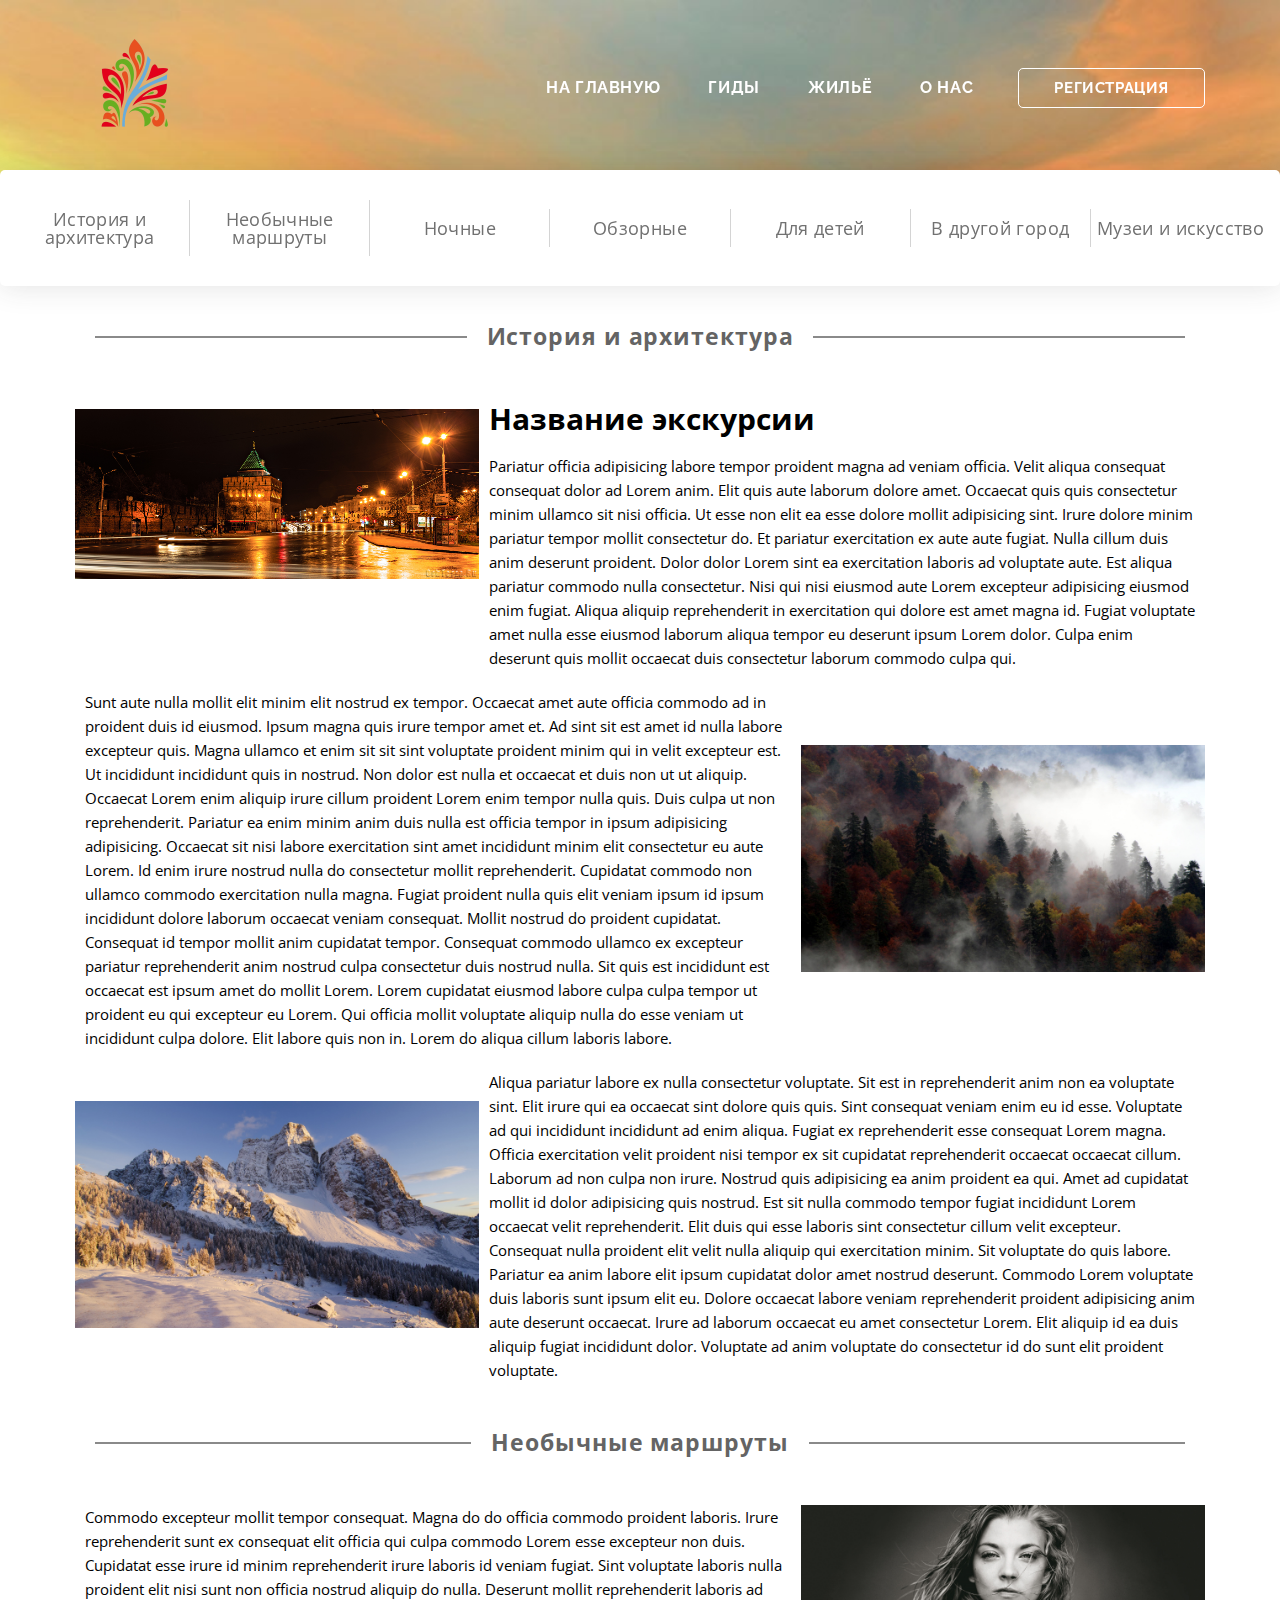
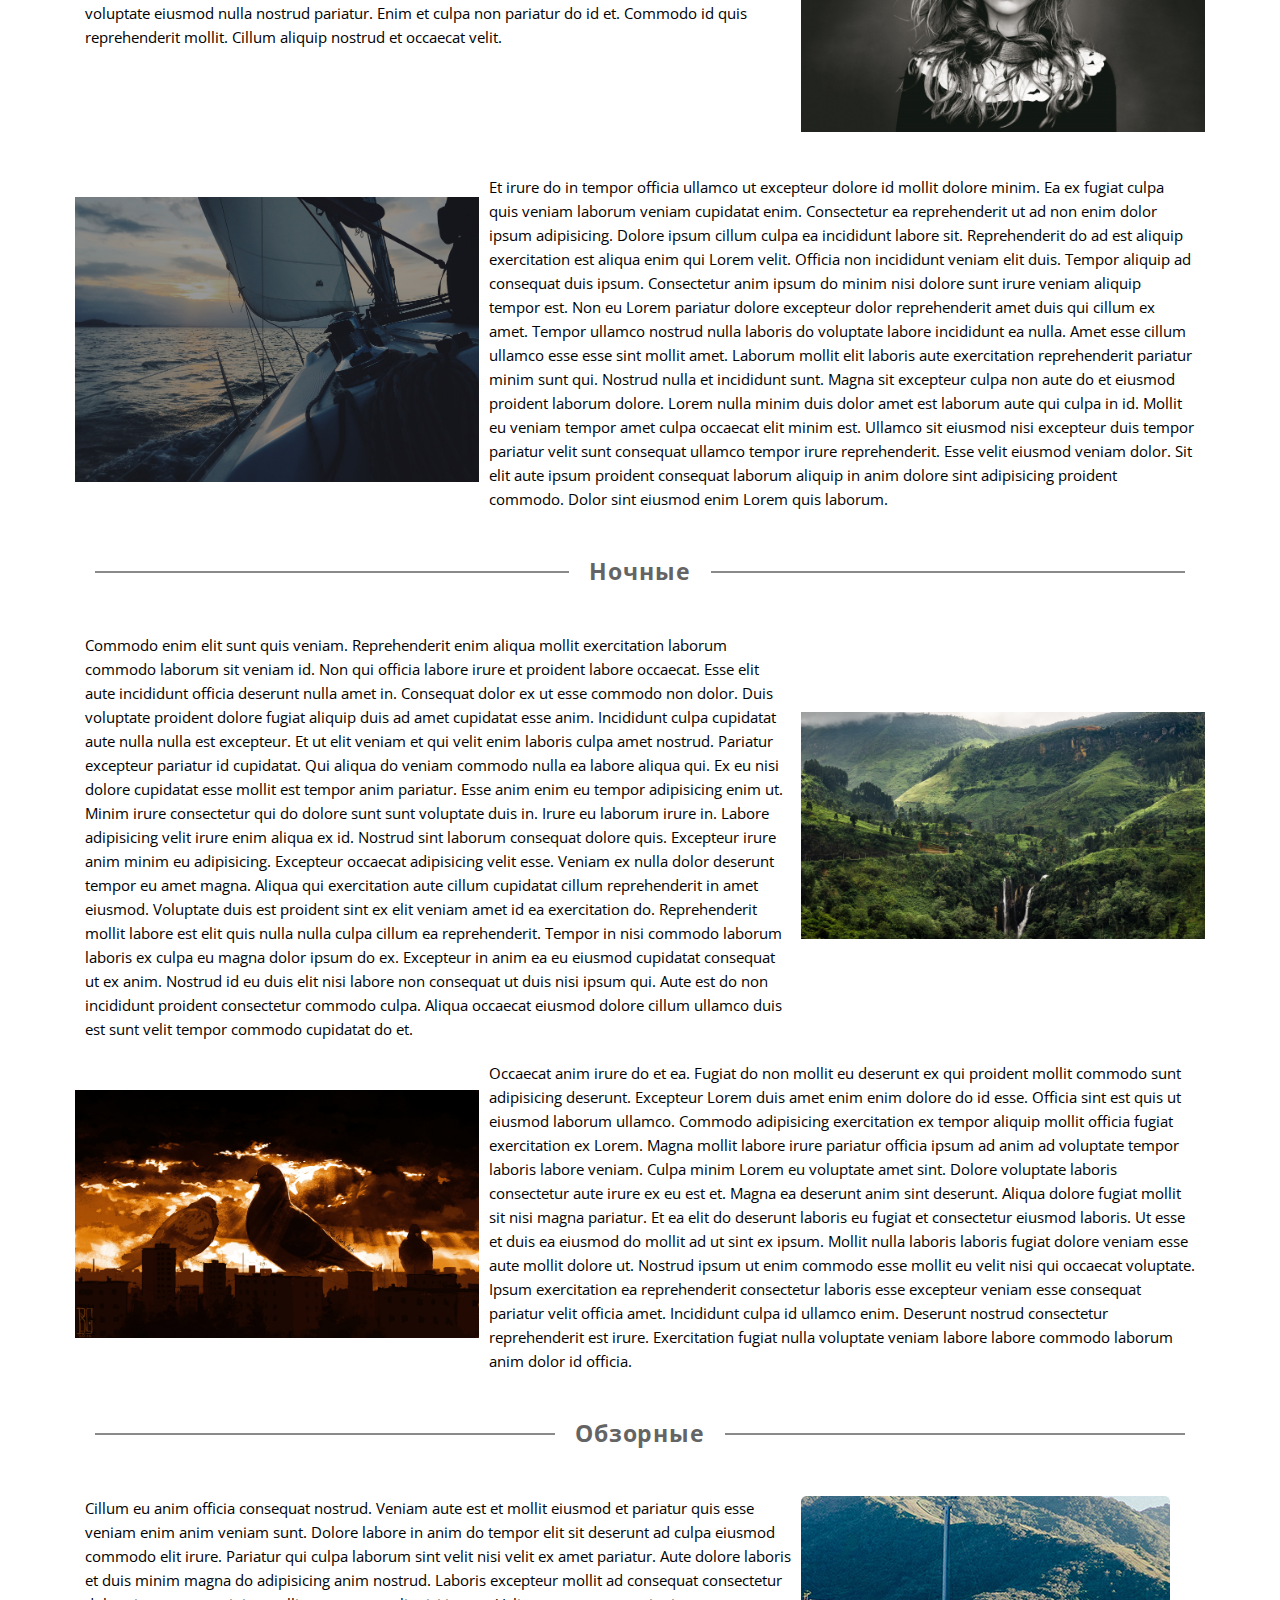
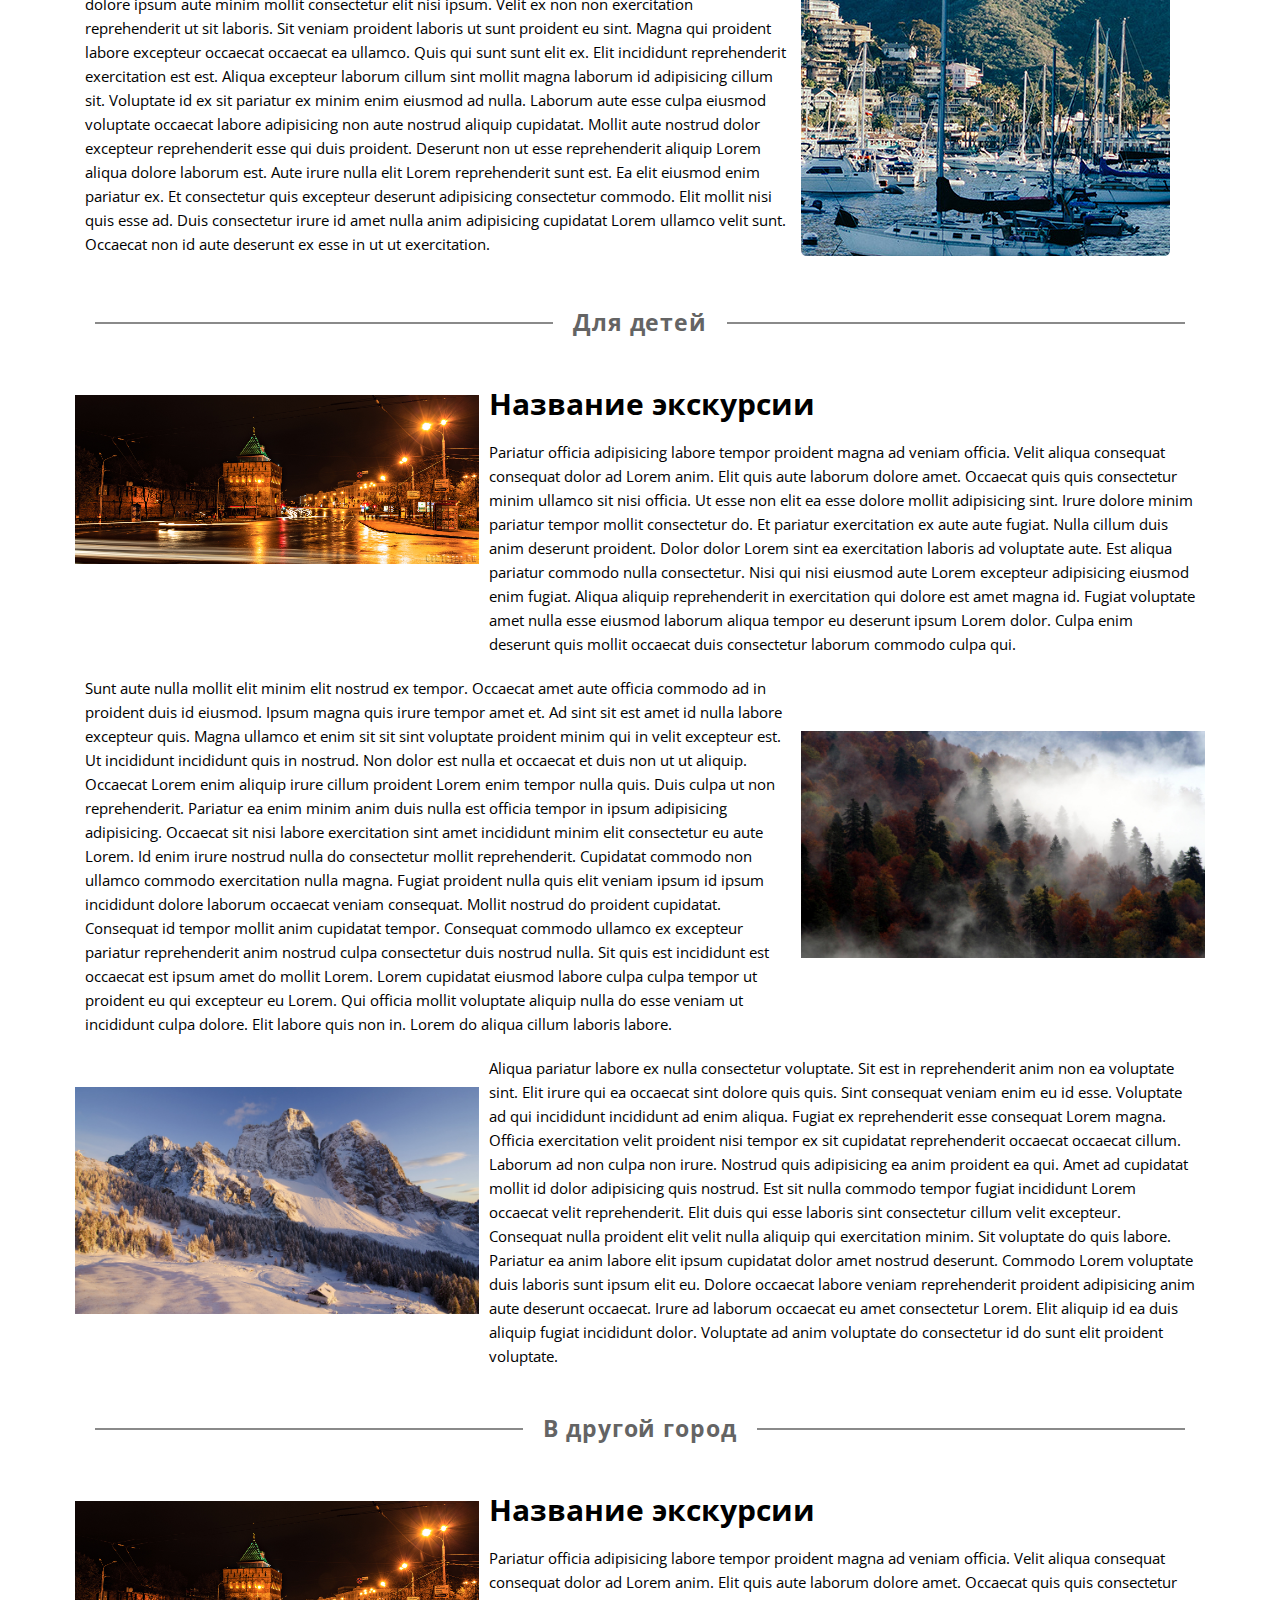
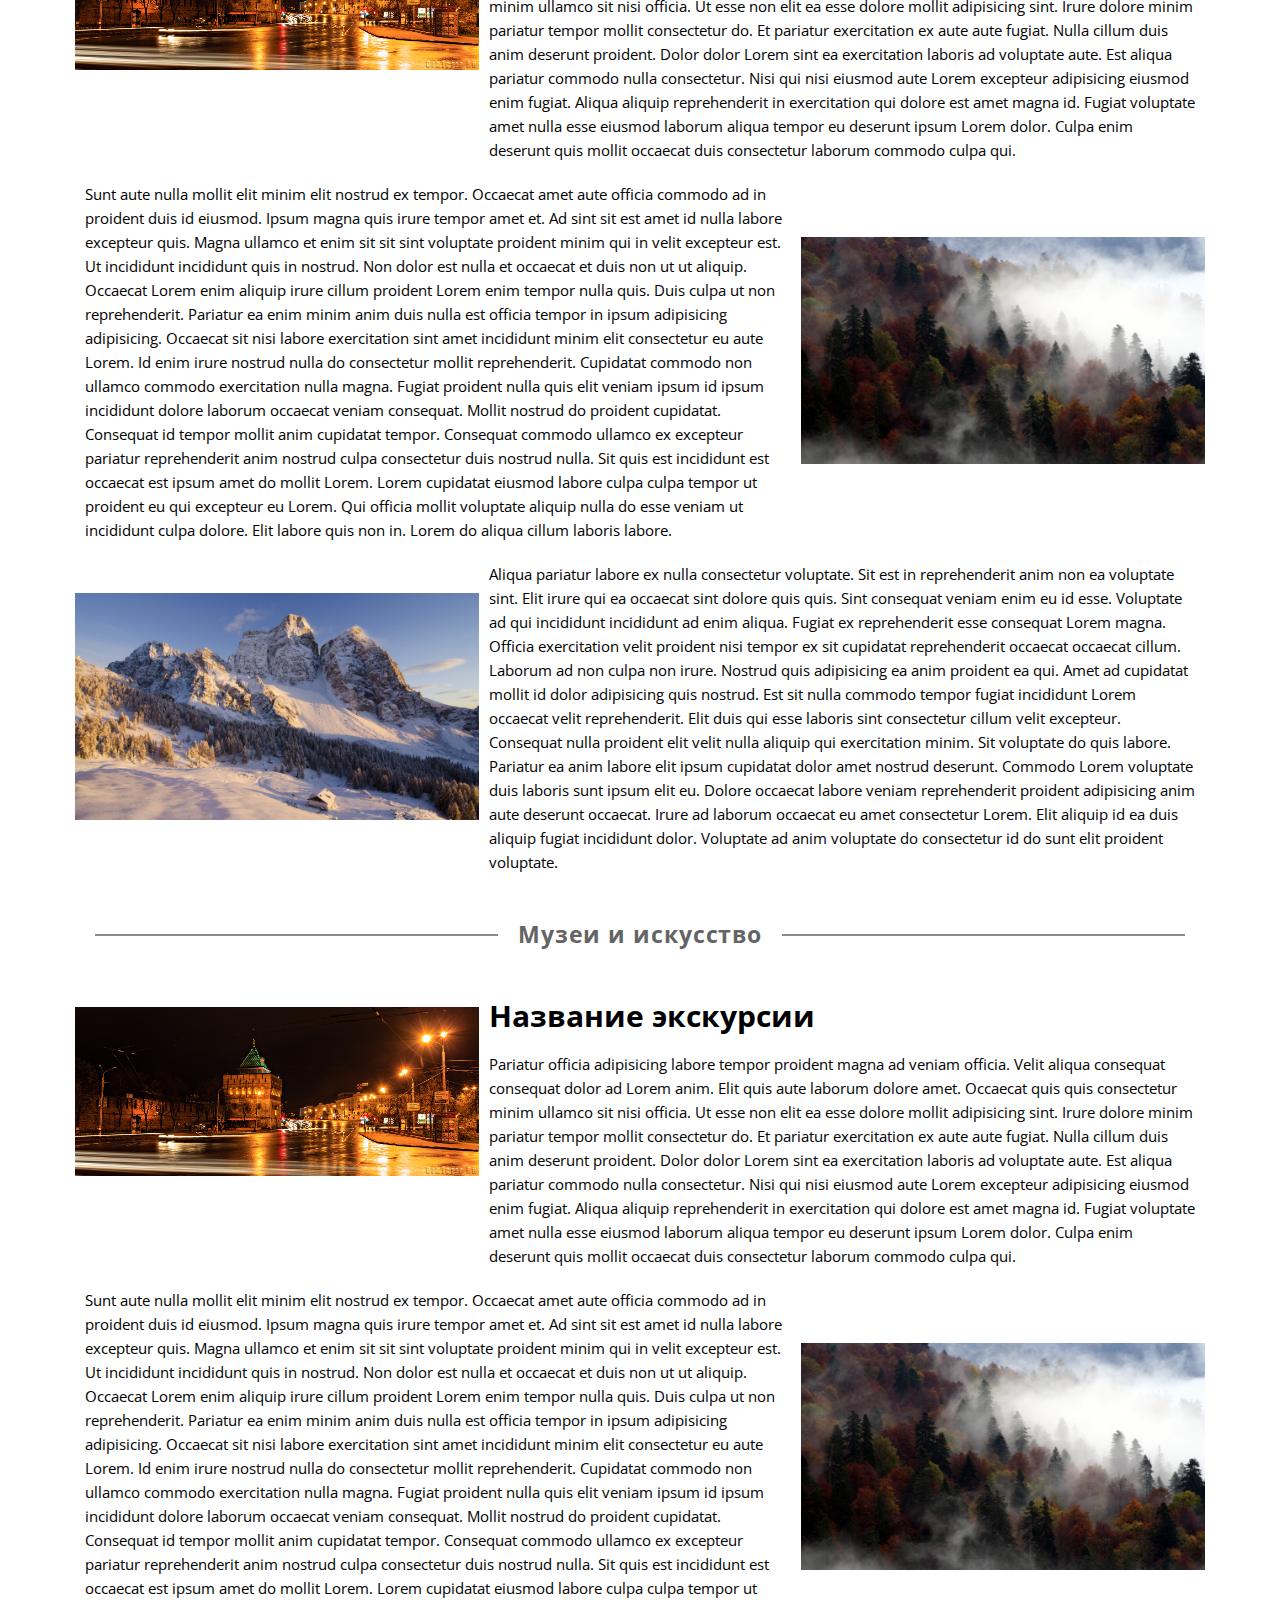
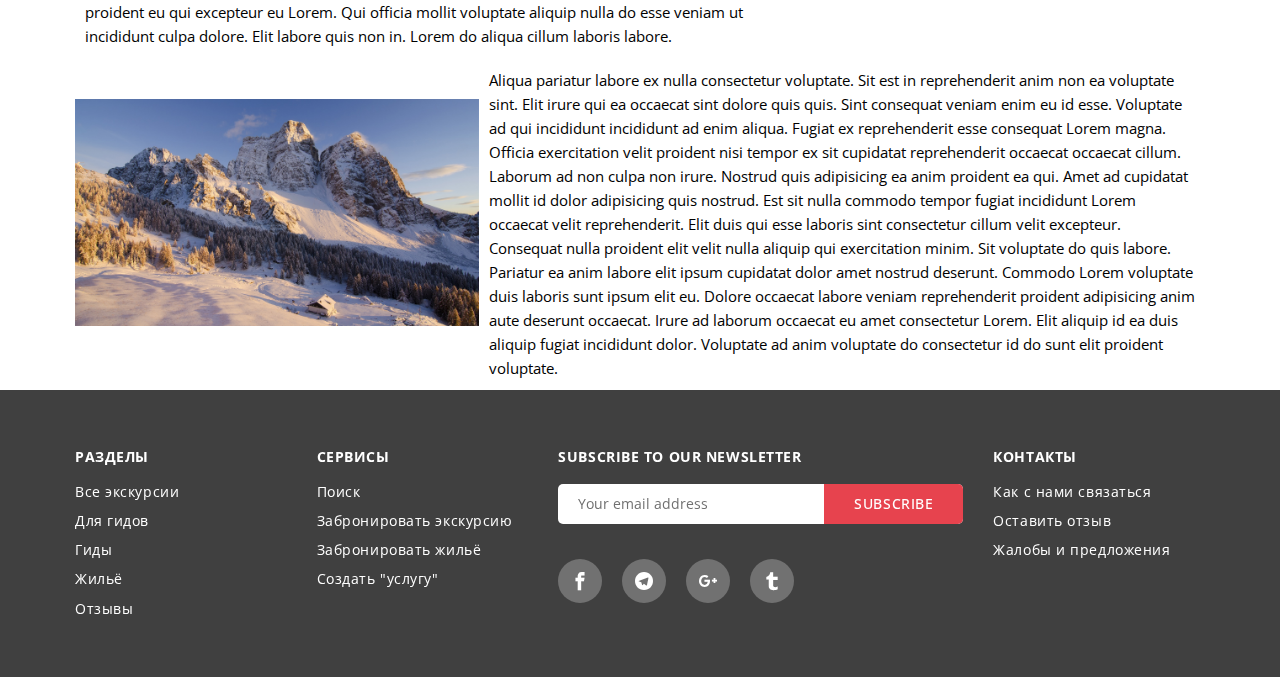
<file: all-excursions.html>
<!DOCTYPE html>
<html>

<head>
	<title>NNTravel</title>
	<meta charset="UTF-8">
	<meta name="viewport" content="width=device-width, initial-scale=1.0">
	<link href="https://fonts.googleapis.com/css?family=Open+Sans:400,700|Raleway:400,700" rel="stylesheet" />
	<link href="img/favicon.png" type="image/x-icon" rel="shortcut icon" />
	<link href="css/screen.css" rel="stylesheet" />
	<link href="css/sub-style.css" rel="stylesheet" />
</head>

<body class="all-excursions">
	<!-- Header -->
	<a href="#" id="top"></a>
	<header class="main-header">
		<div class="container">
			<div class="header-content">
				<a href="index.html">
					<img src="img/logo-transparent.png" alt="site identity" />
				</a>
				<nav class="site-nav">
					<ul class="clean-list site-links">
						<li>
							<a href="./index.html">На главную</a>
						</li>
						<li>
							<a href="./guids.html">Гиды</a>
						</li>
						<li>
							<a href="#">Жильё</a>
						</li>
						<li>
							<a href="#">О нас</a>
						</li>
					</ul>

					<a href="#" class="btn btn-outlined">Регистрация</a>
				</nav>
			</div>
		</div>
	</header>

	<!-- Main Content -->
	<div class="content-box">
		<div class="hero-box all-excursions-main-header">
			<div class="container"></div>
		</div>

		<div class="permanent">
			<div class="statistics-box" id="cats">
				<div class="statistics-item">
					<a href="#cat-1">
						<p class="title">История и архитектура</p>
					</a>
				</div>
				<div class="statistics-item">
					<a href="#cat-2">
						<p class="title">Необычные маршруты</p>
					</a>
				</div>
				<div class="statistics-item">
					<a href="#cat-3">
						<p class="title">Ночные</p>
					</a>
				</div>
				<div class="statistics-item">
					<a href="#cat-4">
						<p class="title">Обзорные</p>
					</a>
				</div>
				<div class="statistics-item">
					<a href="#cat-5">
						<p class="title">Для детей</p>
					</a>
				</div>
				<div class="statistics-item">
					<a href="#cat-6">
						<p class="title">В другой город</p>
					</a>
				</div>
				<div class="statistics-item">
					<a href="#cat-7">
						<p class="title">Музеи и искусство</p>
					</a>
				</div>
			</div>
		</div>

		<div class="main-container">

			<a href="#" id="cat-1"></a>
			<div class="wrap">
				<div class="wrap-element">
					<div></div>
					<div class="cat-name">История и архитектура</div>
					<div></div>
				</div>
			</div>

			<div class="line">
				<div class="exc-photo">
					<img src="img/42nnimg_0117.jpg" alt="smth">
				</div>
				<div class="exc-description">
					<a href="">
						<h2>Название экскурсии</h2>
					</a>
					Pariatur officia adipisicing labore tempor proident magna ad veniam officia. Velit aliqua consequat
					consequat dolor ad Lorem anim. Elit quis aute laborum dolore amet.
					Occaecat quis quis consectetur minim ullamco sit nisi officia. Ut esse non elit ea esse dolore
					mollit adipisicing sint. Irure dolore minim pariatur tempor mollit consectetur do. Et pariatur
					exercitation ex aute aute fugiat.
					Nulla cillum duis anim deserunt proident. Dolor dolor Lorem sint ea exercitation laboris ad
					voluptate aute. Est aliqua pariatur commodo nulla consectetur. Nisi qui nisi eiusmod aute Lorem
					excepteur adipisicing eiusmod enim fugiat.
					Aliqua aliquip reprehenderit in exercitation qui dolore est amet magna id. Fugiat voluptate amet
					nulla esse eiusmod laborum aliqua tempor eu deserunt ipsum Lorem dolor. Culpa enim deserunt quis
					mollit occaecat duis consectetur laborum commodo culpa qui.
				</div>
			</div>
			<div class="line revers">
				<div class="exc-photo">
					<img src="img/44864-priroda-osen-nebo-derevo-list-1920x1080.jpg" alt="fall">
				</div>
				<div class="exc-description">
					Sunt aute nulla mollit elit minim elit nostrud ex tempor. Occaecat amet aute officia commodo ad in
					proident duis id eiusmod. Ipsum magna quis irure tempor amet et. Ad sint sit est amet id nulla
					labore excepteur quis. Magna ullamco et enim sit sit sint voluptate proident minim qui in velit
					excepteur est. Ut incididunt incididunt quis in nostrud.

					Non dolor est nulla et occaecat et duis non ut ut aliquip. Occaecat Lorem enim aliquip irure cillum
					proident Lorem enim tempor nulla quis. Duis culpa ut non reprehenderit. Pariatur ea enim minim anim
					duis nulla est officia tempor in ipsum adipisicing adipisicing.

					Occaecat sit nisi labore exercitation sint amet incididunt minim elit consectetur eu aute Lorem. Id
					enim irure nostrud nulla do consectetur mollit reprehenderit. Cupidatat commodo non ullamco commodo
					exercitation nulla magna. Fugiat proident nulla quis elit veniam ipsum id ipsum incididunt dolore
					laborum occaecat veniam consequat. Mollit nostrud do proident cupidatat. Consequat id tempor mollit
					anim cupidatat tempor.

					Consequat commodo ullamco ex excepteur pariatur reprehenderit anim nostrud culpa consectetur duis
					nostrud nulla. Sit quis est incididunt est occaecat est ipsum amet do mollit Lorem. Lorem cupidatat
					eiusmod labore culpa culpa tempor ut proident eu qui excepteur eu Lorem. Qui officia mollit
					voluptate aliquip nulla do esse veniam ut incididunt culpa dolore. Elit labore quis non in. Lorem do
					aliqua cillum laboris labore.
				</div>
			</div>
			<div class="line">
				<div class="exc-photo">
					<img src="img/Mountains-house-trees-winter-snow_1920x1080.jpg" alt="house">
				</div>
				<div class="exc-description">
					Aliqua pariatur labore ex nulla consectetur voluptate. Sit est in reprehenderit anim non ea
					voluptate sint. Elit irure qui ea occaecat sint dolore quis quis. Sint consequat veniam enim eu id
					esse. Voluptate ad qui incididunt incididunt ad enim aliqua. Fugiat ex reprehenderit esse consequat
					Lorem magna. Officia exercitation velit proident nisi tempor ex sit cupidatat reprehenderit occaecat
					occaecat cillum.

					Laborum ad non culpa non irure. Nostrud quis adipisicing ea anim proident ea qui. Amet ad cupidatat
					mollit id dolor adipisicing quis nostrud. Est sit nulla commodo tempor fugiat incididunt Lorem
					occaecat velit reprehenderit. Elit duis qui esse laboris sint consectetur cillum velit excepteur.
					Consequat nulla proident elit velit nulla aliquip qui exercitation minim.

					Sit voluptate do quis labore. Pariatur ea anim labore elit ipsum cupidatat dolor amet nostrud
					deserunt. Commodo Lorem voluptate duis laboris sunt ipsum elit eu. Dolore occaecat labore veniam
					reprehenderit proident adipisicing anim aute deserunt occaecat. Irure ad laborum occaecat eu amet
					consectetur Lorem. Elit aliquip id ea duis aliquip fugiat incididunt dolor. Voluptate ad anim
					voluptate do consectetur id do sunt elit proident voluptate.
				</div>
			</div>

			<a href="#" id="cat-2"></a>
			<div class="wrap">
				<div class="wrap-element">
					<div></div>
					<div class="cat-name">Необычные маршруты</div>
					<div></div>
				</div>
			</div>

			<div class="line revers">
				<div class="exc-photo">
					<img src="img/Natalie-Dormer-Wallpapers.jpg" alt="nataly">
				</div>
				<div class="exc-description">
					Commodo excepteur mollit tempor consequat. Magna do do officia commodo proident laboris. Irure
					reprehenderit sunt ex consequat elit officia qui culpa commodo Lorem esse excepteur non duis.
					Cupidatat esse irure id minim reprehenderit irure laboris id veniam fugiat.

					Sint voluptate laboris nulla proident elit nisi sunt non officia nostrud aliquip do nulla. Deserunt
					mollit reprehenderit laboris ad voluptate eiusmod nulla nostrud pariatur. Enim et culpa non pariatur
					do id et. Commodo id quis reprehenderit mollit. Cillum aliquip nostrud et occaecat velit.
				</div>
			</div>
			<div class="line">
				<div class="exc-photo">
					<img src="img/rent-boat-background.jpg" alt="">
				</div>
				<div class="exc-description">
					Et irure do in tempor officia ullamco ut excepteur dolore id mollit dolore minim. Ea ex fugiat culpa
					quis veniam laborum veniam cupidatat enim. Consectetur ea reprehenderit ut ad non enim dolor ipsum
					adipisicing. Dolore ipsum cillum culpa ea incididunt labore sit.

					Reprehenderit do ad est aliquip exercitation est aliqua enim qui Lorem velit. Officia non incididunt
					veniam elit duis. Tempor aliquip ad consequat duis ipsum. Consectetur anim ipsum do minim nisi
					dolore sunt irure veniam aliquip tempor est. Non eu Lorem pariatur dolore excepteur dolor
					reprehenderit amet duis qui cillum ex amet.

					Tempor ullamco nostrud nulla laboris do voluptate labore incididunt ea nulla. Amet esse cillum
					ullamco esse esse sint mollit amet. Laborum mollit elit laboris aute exercitation reprehenderit
					pariatur minim sunt qui. Nostrud nulla et incididunt sunt. Magna sit excepteur culpa non aute do et
					eiusmod proident laborum dolore.

					Lorem nulla minim duis dolor amet est laborum aute qui culpa in id. Mollit eu veniam tempor amet
					culpa occaecat elit minim est. Ullamco sit eiusmod nisi excepteur duis tempor pariatur velit sunt
					consequat ullamco tempor irure reprehenderit. Esse velit eiusmod veniam dolor. Sit elit aute ipsum
					proident consequat laborum aliquip in anim dolore sint adipisicing proident commodo. Dolor sint
					eiusmod enim Lorem quis laborum.
				</div>
			</div>

			<a href="#" id="cat-3"></a>
			<div class="wrap">
				<div class="wrap-element">
					<div></div>
					<div class="cat-name">Ночные</div>
					<div></div>
				</div>
			</div>

			<div class="line revers">
				<div class="exc-photo">
					<img src="img/104955-tropicheskiye_lesa-tropicheskij_les-priroda-gornyj_relef-pejzazhi_gor-1920x1080.jpg"
						alt="">
				</div>
				<div class="exc-description">
					Commodo enim elit sunt quis veniam. Reprehenderit enim aliqua mollit exercitation laborum commodo
					laborum sit veniam id. Non qui officia labore irure et proident labore occaecat. Esse elit aute
					incididunt officia deserunt nulla amet in. Consequat dolor ex ut esse commodo non dolor. Duis
					voluptate proident dolore fugiat aliquip duis ad amet cupidatat esse anim.

					Incididunt culpa cupidatat aute nulla nulla est excepteur. Et ut elit veniam et qui velit enim
					laboris culpa amet nostrud. Pariatur excepteur pariatur id cupidatat. Qui aliqua do veniam commodo
					nulla ea labore aliqua qui. Ex eu nisi dolore cupidatat esse mollit est tempor anim pariatur. Esse
					anim enim eu tempor adipisicing enim ut.

					Minim irure consectetur qui do dolore sunt sunt voluptate duis in. Irure eu laborum irure in. Labore
					adipisicing velit irure enim aliqua ex id. Nostrud sint laborum consequat dolore quis. Excepteur
					irure anim minim eu adipisicing. Excepteur occaecat adipisicing velit esse.

					Veniam ex nulla dolor deserunt tempor eu amet magna. Aliqua qui exercitation aute cillum cupidatat
					cillum reprehenderit in amet eiusmod. Voluptate duis est proident sint ex elit veniam amet id ea
					exercitation do. Reprehenderit mollit labore est elit quis nulla nulla culpa cillum ea
					reprehenderit. Tempor in nisi commodo laborum laboris ex culpa eu magna dolor ipsum do ex. Excepteur
					in anim ea eu eiusmod cupidatat consequat ut ex anim.

					Nostrud id eu duis elit nisi labore non consequat ut duis nisi ipsum qui. Aute est do non incididunt
					proident consectetur commodo culpa. Aliqua occaecat eiusmod dolore cillum ullamco duis est sunt
					velit tempor commodo cupidatat do et.
				</div>
			</div>
			<div class="line">
				<div class="exc-photo">
					<img src="img/GhXdrEUm9Z0.jpg" alt="">
				</div>
				<div class="exc-description">
					Occaecat anim irure do et ea. Fugiat do non mollit eu deserunt ex qui proident mollit commodo sunt
					adipisicing deserunt. Excepteur Lorem duis amet enim enim dolore do id esse. Officia sint est quis
					ut eiusmod laborum ullamco. Commodo adipisicing exercitation ex tempor aliquip mollit officia fugiat
					exercitation ex Lorem. Magna mollit labore irure pariatur officia ipsum ad anim ad voluptate tempor
					laboris labore veniam. Culpa minim Lorem eu voluptate amet sint.

					Dolore voluptate laboris consectetur aute irure ex eu est et. Magna ea deserunt anim sint deserunt.
					Aliqua dolore fugiat mollit sit nisi magna pariatur.

					Et ea elit do deserunt laboris eu fugiat et consectetur eiusmod laboris. Ut esse et duis ea eiusmod
					do mollit ad ut sint ex ipsum. Mollit nulla laboris laboris fugiat dolore veniam esse aute mollit
					dolore ut. Nostrud ipsum ut enim commodo esse mollit eu velit nisi qui occaecat voluptate. Ipsum
					exercitation ea reprehenderit consectetur laboris esse excepteur veniam esse consequat pariatur
					velit officia amet.

					Incididunt culpa id ullamco enim. Deserunt nostrud consectetur reprehenderit est irure. Exercitation
					fugiat nulla voluptate veniam labore labore commodo laborum anim dolor id officia.
				</div>
			</div>

			<a href="#" id="cat-4"></a>
			<div class="wrap">
				<div class="wrap-element">
					<div></div>
					<div class="cat-name">Обзорные</div>
					<div></div>
				</div>
			</div>

			<div class="line revers">
				<div class="exc-photo">
					<img src="img/destination-3.jpg" alt="">
				</div>
				<div class="exc-description">
					Cillum eu anim officia consequat nostrud. Veniam aute est et mollit eiusmod et pariatur quis esse
					veniam enim anim veniam sunt. Dolore labore in anim do tempor elit sit deserunt ad culpa eiusmod
					commodo elit irure. Pariatur qui culpa laborum sint velit nisi velit ex amet pariatur. Aute dolore
					laboris et duis minim magna do adipisicing anim nostrud. Laboris excepteur mollit ad consequat
					consectetur dolore ipsum aute minim mollit consectetur elit nisi ipsum. Velit ex non non
					exercitation reprehenderit ut sit laboris.

					Sit veniam proident laboris ut sunt proident eu sint. Magna qui proident labore excepteur occaecat
					occaecat ea ullamco. Quis qui sunt sunt elit ex. Elit incididunt reprehenderit exercitation est est.
					Aliqua excepteur laborum cillum sint mollit magna laborum id adipisicing cillum sit.

					Voluptate id ex sit pariatur ex minim enim eiusmod ad nulla. Laborum aute esse culpa eiusmod
					voluptate occaecat labore adipisicing non aute nostrud aliquip cupidatat. Mollit aute nostrud dolor
					excepteur reprehenderit esse qui duis proident. Deserunt non ut esse reprehenderit aliquip Lorem
					aliqua dolore laborum est. Aute irure nulla elit Lorem reprehenderit sunt est. Ea elit eiusmod enim
					pariatur ex.

					Et consectetur quis excepteur deserunt adipisicing consectetur commodo. Elit mollit nisi quis esse
					ad. Duis consectetur irure id amet nulla anim adipisicing cupidatat Lorem ullamco velit sunt.
					Occaecat non id aute deserunt ex esse in ut ut exercitation.
				</div>
			</div>

			<a href="#" id="cat-5"></a>
			<div class="wrap">
				<div class="wrap-element">
					<div></div>
					<div class="cat-name">Для детей</div>
					<div></div>
				</div>
			</div>

			<div class="line">
				<div class="exc-photo">
					<img src="img/42nnimg_0117.jpg" alt="smth">
				</div>
				<div class="exc-description">
					<a href="">
						<h2>Название экскурсии</h2>
					</a>
					Pariatur officia adipisicing labore tempor proident magna ad veniam officia. Velit aliqua consequat
					consequat dolor ad Lorem anim. Elit quis aute laborum dolore amet.
					Occaecat quis quis consectetur minim ullamco sit nisi officia. Ut esse non elit ea esse dolore
					mollit adipisicing sint. Irure dolore minim pariatur tempor mollit consectetur do. Et pariatur
					exercitation ex aute aute fugiat.
					Nulla cillum duis anim deserunt proident. Dolor dolor Lorem sint ea exercitation laboris ad
					voluptate aute. Est aliqua pariatur commodo nulla consectetur. Nisi qui nisi eiusmod aute Lorem
					excepteur adipisicing eiusmod enim fugiat.
					Aliqua aliquip reprehenderit in exercitation qui dolore est amet magna id. Fugiat voluptate amet
					nulla esse eiusmod laborum aliqua tempor eu deserunt ipsum Lorem dolor. Culpa enim deserunt quis
					mollit occaecat duis consectetur laborum commodo culpa qui.
				</div>
			</div>
			<div class="line revers">
				<div class="exc-photo">
					<img src="img/44864-priroda-osen-nebo-derevo-list-1920x1080.jpg" alt="fall">
				</div>
				<div class="exc-description">
					Sunt aute nulla mollit elit minim elit nostrud ex tempor. Occaecat amet aute officia commodo ad in
					proident duis id eiusmod. Ipsum magna quis irure tempor amet et. Ad sint sit est amet id nulla
					labore excepteur quis. Magna ullamco et enim sit sit sint voluptate proident minim qui in velit
					excepteur est. Ut incididunt incididunt quis in nostrud.

					Non dolor est nulla et occaecat et duis non ut ut aliquip. Occaecat Lorem enim aliquip irure cillum
					proident Lorem enim tempor nulla quis. Duis culpa ut non reprehenderit. Pariatur ea enim minim anim
					duis nulla est officia tempor in ipsum adipisicing adipisicing.

					Occaecat sit nisi labore exercitation sint amet incididunt minim elit consectetur eu aute Lorem. Id
					enim irure nostrud nulla do consectetur mollit reprehenderit. Cupidatat commodo non ullamco commodo
					exercitation nulla magna. Fugiat proident nulla quis elit veniam ipsum id ipsum incididunt dolore
					laborum occaecat veniam consequat. Mollit nostrud do proident cupidatat. Consequat id tempor mollit
					anim cupidatat tempor.

					Consequat commodo ullamco ex excepteur pariatur reprehenderit anim nostrud culpa consectetur duis
					nostrud nulla. Sit quis est incididunt est occaecat est ipsum amet do mollit Lorem. Lorem cupidatat
					eiusmod labore culpa culpa tempor ut proident eu qui excepteur eu Lorem. Qui officia mollit
					voluptate aliquip nulla do esse veniam ut incididunt culpa dolore. Elit labore quis non in. Lorem do
					aliqua cillum laboris labore.
				</div>
			</div>
			<div class="line">
				<div class="exc-photo">
					<img src="img/Mountains-house-trees-winter-snow_1920x1080.jpg" alt="house">
				</div>
				<div class="exc-description">
					Aliqua pariatur labore ex nulla consectetur voluptate. Sit est in reprehenderit anim non ea
					voluptate sint. Elit irure qui ea occaecat sint dolore quis quis. Sint consequat veniam enim eu id
					esse. Voluptate ad qui incididunt incididunt ad enim aliqua. Fugiat ex reprehenderit esse consequat
					Lorem magna. Officia exercitation velit proident nisi tempor ex sit cupidatat reprehenderit occaecat
					occaecat cillum.

					Laborum ad non culpa non irure. Nostrud quis adipisicing ea anim proident ea qui. Amet ad cupidatat
					mollit id dolor adipisicing quis nostrud. Est sit nulla commodo tempor fugiat incididunt Lorem
					occaecat velit reprehenderit. Elit duis qui esse laboris sint consectetur cillum velit excepteur.
					Consequat nulla proident elit velit nulla aliquip qui exercitation minim.

					Sit voluptate do quis labore. Pariatur ea anim labore elit ipsum cupidatat dolor amet nostrud
					deserunt. Commodo Lorem voluptate duis laboris sunt ipsum elit eu. Dolore occaecat labore veniam
					reprehenderit proident adipisicing anim aute deserunt occaecat. Irure ad laborum occaecat eu amet
					consectetur Lorem. Elit aliquip id ea duis aliquip fugiat incididunt dolor. Voluptate ad anim
					voluptate do consectetur id do sunt elit proident voluptate.
				</div>
			</div>

			<a href="#" id="cat-6"></a>
			<div class="wrap">
				<div class="wrap-element">
					<div></div>
					<div class="cat-name">В другой город</div>
					<div></div>
				</div>
			</div>

			<div class="line">
				<div class="exc-photo">
					<img src="img/42nnimg_0117.jpg" alt="smth">
				</div>
				<div class="exc-description">
					<a href="">
						<h2>Название экскурсии</h2>
					</a>
					Pariatur officia adipisicing labore tempor proident magna ad veniam officia. Velit aliqua consequat
					consequat dolor ad Lorem anim. Elit quis aute laborum dolore amet.
					Occaecat quis quis consectetur minim ullamco sit nisi officia. Ut esse non elit ea esse dolore
					mollit adipisicing sint. Irure dolore minim pariatur tempor mollit consectetur do. Et pariatur
					exercitation ex aute aute fugiat.
					Nulla cillum duis anim deserunt proident. Dolor dolor Lorem sint ea exercitation laboris ad
					voluptate aute. Est aliqua pariatur commodo nulla consectetur. Nisi qui nisi eiusmod aute Lorem
					excepteur adipisicing eiusmod enim fugiat.
					Aliqua aliquip reprehenderit in exercitation qui dolore est amet magna id. Fugiat voluptate amet
					nulla esse eiusmod laborum aliqua tempor eu deserunt ipsum Lorem dolor. Culpa enim deserunt quis
					mollit occaecat duis consectetur laborum commodo culpa qui.
				</div>
			</div>
			<div class="line revers">
				<div class="exc-photo">
					<img src="img/44864-priroda-osen-nebo-derevo-list-1920x1080.jpg" alt="fall">
				</div>
				<div class="exc-description">
					Sunt aute nulla mollit elit minim elit nostrud ex tempor. Occaecat amet aute officia commodo ad in
					proident duis id eiusmod. Ipsum magna quis irure tempor amet et. Ad sint sit est amet id nulla
					labore excepteur quis. Magna ullamco et enim sit sit sint voluptate proident minim qui in velit
					excepteur est. Ut incididunt incididunt quis in nostrud.

					Non dolor est nulla et occaecat et duis non ut ut aliquip. Occaecat Lorem enim aliquip irure cillum
					proident Lorem enim tempor nulla quis. Duis culpa ut non reprehenderit. Pariatur ea enim minim anim
					duis nulla est officia tempor in ipsum adipisicing adipisicing.

					Occaecat sit nisi labore exercitation sint amet incididunt minim elit consectetur eu aute Lorem. Id
					enim irure nostrud nulla do consectetur mollit reprehenderit. Cupidatat commodo non ullamco commodo
					exercitation nulla magna. Fugiat proident nulla quis elit veniam ipsum id ipsum incididunt dolore
					laborum occaecat veniam consequat. Mollit nostrud do proident cupidatat. Consequat id tempor mollit
					anim cupidatat tempor.

					Consequat commodo ullamco ex excepteur pariatur reprehenderit anim nostrud culpa consectetur duis
					nostrud nulla. Sit quis est incididunt est occaecat est ipsum amet do mollit Lorem. Lorem cupidatat
					eiusmod labore culpa culpa tempor ut proident eu qui excepteur eu Lorem. Qui officia mollit
					voluptate aliquip nulla do esse veniam ut incididunt culpa dolore. Elit labore quis non in. Lorem do
					aliqua cillum laboris labore.
				</div>
			</div>
			<div class="line">
				<div class="exc-photo">
					<img src="img/Mountains-house-trees-winter-snow_1920x1080.jpg" alt="house">
				</div>
				<div class="exc-description">
					Aliqua pariatur labore ex nulla consectetur voluptate. Sit est in reprehenderit anim non ea
					voluptate sint. Elit irure qui ea occaecat sint dolore quis quis. Sint consequat veniam enim eu id
					esse. Voluptate ad qui incididunt incididunt ad enim aliqua. Fugiat ex reprehenderit esse consequat
					Lorem magna. Officia exercitation velit proident nisi tempor ex sit cupidatat reprehenderit occaecat
					occaecat cillum.

					Laborum ad non culpa non irure. Nostrud quis adipisicing ea anim proident ea qui. Amet ad cupidatat
					mollit id dolor adipisicing quis nostrud. Est sit nulla commodo tempor fugiat incididunt Lorem
					occaecat velit reprehenderit. Elit duis qui esse laboris sint consectetur cillum velit excepteur.
					Consequat nulla proident elit velit nulla aliquip qui exercitation minim.

					Sit voluptate do quis labore. Pariatur ea anim labore elit ipsum cupidatat dolor amet nostrud
					deserunt. Commodo Lorem voluptate duis laboris sunt ipsum elit eu. Dolore occaecat labore veniam
					reprehenderit proident adipisicing anim aute deserunt occaecat. Irure ad laborum occaecat eu amet
					consectetur Lorem. Elit aliquip id ea duis aliquip fugiat incididunt dolor. Voluptate ad anim
					voluptate do consectetur id do sunt elit proident voluptate.
				</div>
			</div>

			<a href="#" id="cat-7"></a>
			<div class="wrap">
				<div class="wrap-element">
					<div></div>
					<div class="cat-name">Музеи и искусство</div>
					<div></div>
				</div>
			</div>

			<div class="line">
				<div class="exc-photo">
					<img src="img/42nnimg_0117.jpg" alt="smth">
				</div>
				<div class="exc-description">
					<a href="">
						<h2>Название экскурсии</h2>
					</a>
					Pariatur officia adipisicing labore tempor proident magna ad veniam officia. Velit aliqua consequat
					consequat dolor ad Lorem anim. Elit quis aute laborum dolore amet.
					Occaecat quis quis consectetur minim ullamco sit nisi officia. Ut esse non elit ea esse dolore
					mollit adipisicing sint. Irure dolore minim pariatur tempor mollit consectetur do. Et pariatur
					exercitation ex aute aute fugiat.
					Nulla cillum duis anim deserunt proident. Dolor dolor Lorem sint ea exercitation laboris ad
					voluptate aute. Est aliqua pariatur commodo nulla consectetur. Nisi qui nisi eiusmod aute Lorem
					excepteur adipisicing eiusmod enim fugiat.
					Aliqua aliquip reprehenderit in exercitation qui dolore est amet magna id. Fugiat voluptate amet
					nulla esse eiusmod laborum aliqua tempor eu deserunt ipsum Lorem dolor. Culpa enim deserunt quis
					mollit occaecat duis consectetur laborum commodo culpa qui.
				</div>
			</div>
			<div class="line revers">
				<div class="exc-photo">
					<img src="img/44864-priroda-osen-nebo-derevo-list-1920x1080.jpg" alt="fall">
				</div>
				<div class="exc-description">
					Sunt aute nulla mollit elit minim elit nostrud ex tempor. Occaecat amet aute officia commodo ad in
					proident duis id eiusmod. Ipsum magna quis irure tempor amet et. Ad sint sit est amet id nulla
					labore excepteur quis. Magna ullamco et enim sit sit sint voluptate proident minim qui in velit
					excepteur est. Ut incididunt incididunt quis in nostrud.

					Non dolor est nulla et occaecat et duis non ut ut aliquip. Occaecat Lorem enim aliquip irure cillum
					proident Lorem enim tempor nulla quis. Duis culpa ut non reprehenderit. Pariatur ea enim minim anim
					duis nulla est officia tempor in ipsum adipisicing adipisicing.

					Occaecat sit nisi labore exercitation sint amet incididunt minim elit consectetur eu aute Lorem. Id
					enim irure nostrud nulla do consectetur mollit reprehenderit. Cupidatat commodo non ullamco commodo
					exercitation nulla magna. Fugiat proident nulla quis elit veniam ipsum id ipsum incididunt dolore
					laborum occaecat veniam consequat. Mollit nostrud do proident cupidatat. Consequat id tempor mollit
					anim cupidatat tempor.

					Consequat commodo ullamco ex excepteur pariatur reprehenderit anim nostrud culpa consectetur duis
					nostrud nulla. Sit quis est incididunt est occaecat est ipsum amet do mollit Lorem. Lorem cupidatat
					eiusmod labore culpa culpa tempor ut proident eu qui excepteur eu Lorem. Qui officia mollit
					voluptate aliquip nulla do esse veniam ut incididunt culpa dolore. Elit labore quis non in. Lorem do
					aliqua cillum laboris labore.
				</div>
			</div>
			<div class="line">
				<div class="exc-photo">
					<img src="img/Mountains-house-trees-winter-snow_1920x1080.jpg" alt="house">
				</div>
				<div class="exc-description">
					Aliqua pariatur labore ex nulla consectetur voluptate. Sit est in reprehenderit anim non ea
					voluptate sint. Elit irure qui ea occaecat sint dolore quis quis. Sint consequat veniam enim eu id
					esse. Voluptate ad qui incididunt incididunt ad enim aliqua. Fugiat ex reprehenderit esse consequat
					Lorem magna. Officia exercitation velit proident nisi tempor ex sit cupidatat reprehenderit occaecat
					occaecat cillum.

					Laborum ad non culpa non irure. Nostrud quis adipisicing ea anim proident ea qui. Amet ad cupidatat
					mollit id dolor adipisicing quis nostrud. Est sit nulla commodo tempor fugiat incididunt Lorem
					occaecat velit reprehenderit. Elit duis qui esse laboris sint consectetur cillum velit excepteur.
					Consequat nulla proident elit velit nulla aliquip qui exercitation minim.

					Sit voluptate do quis labore. Pariatur ea anim labore elit ipsum cupidatat dolor amet nostrud
					deserunt. Commodo Lorem voluptate duis laboris sunt ipsum elit eu. Dolore occaecat labore veniam
					reprehenderit proident adipisicing anim aute deserunt occaecat. Irure ad laborum occaecat eu amet
					consectetur Lorem. Elit aliquip id ea duis aliquip fugiat incididunt dolor. Voluptate ad anim
					voluptate do consectetur id do sunt elit proident voluptate.
				</div>
			</div>

		</div>

	</div>

	<!-- "Кнопка" прокрутки к началу -->
	<a id="toTop" class="back_to_top" title="Наверх">
		<img src="./img/arrow-to-top.png" alt="arrow-to-top">
	</a>

	<!-- Footer -->
	<footer class="main-footer">
		<div class="container">
			<div class="row">
				<div class="col-md-5">
					<div class="widget widget_links">
						<h5 class="widget-title">Разделы</h5>
						<ul>
							<li><a href="#">Все экскурсии</a></li>
							<li><a href="#">Для гидов</a></li>
							<li><a href="#">Гиды</a></li>
							<li><a href="#">Жильё</a></li>
							<li><a href="#">Отзывы</a></li>
						</ul>
					</div>
				</div>

				<div class="col-md-5">
					<div class="widget widget_links">
						<h5 class="widget-title">Сервисы</h5>
						<ul>
							<li><a href="#">Поиск</a></li>
							<li><a href="#">Забронировать экскурсию</a></li>
							<li><a href="#">Забронировать жильё</a></li>
							<li><a href="#">Создать "услугу"</a></li>
						</ul>
					</div>
				</div>

				<div class="col-md-9">
					<div class="widget widget_social">
						<h5 class="widget-title">Subscribe to our newsletter</h5>
						<form class="subscribe-form">
							<div class="input-line">
								<input type="text" name="subscribe-email" value="" placeholder="Your email address" />
							</div>
							<button type="button" name="subscribe-submit"
								class="btn btn-special no-icon">Subscribe</button>
						</form>

						<ul class="clean-list social-block">
							<li>
								<a href="#"><i class="icon-facebook"></i></a>
							</li>
							<li>
								<a href="#"><i class="icon-telegram"></i></a>
							</li>
							<li>
								<a href="#"><i class="icon-google-plus"></i></a>
							</li>
							<li>
								<a href="#"><i class="icon-tumblr"></i></a>
							</li>
						</ul>
					</div>
				</div>

				<div class="col-md-5">
					<div class="widget widget_links">
						<h5 class="widget-title">Контакты</h5>
						<ul>
							<li><a href="#">Как с нами связаться</a></li>
							<li><a href="#">Оставить отзыв</a></li>
							<li><a href="#">Жалобы и предложения</a></li>
						</ul>
					</div>
				</div>
			</div>
		</div>
	</footer>

	<!-- Scripts -->
	<script src="js/jquery.js"></script>
	<script src="js/functions.js"></script>
</body>

</html>
</file>
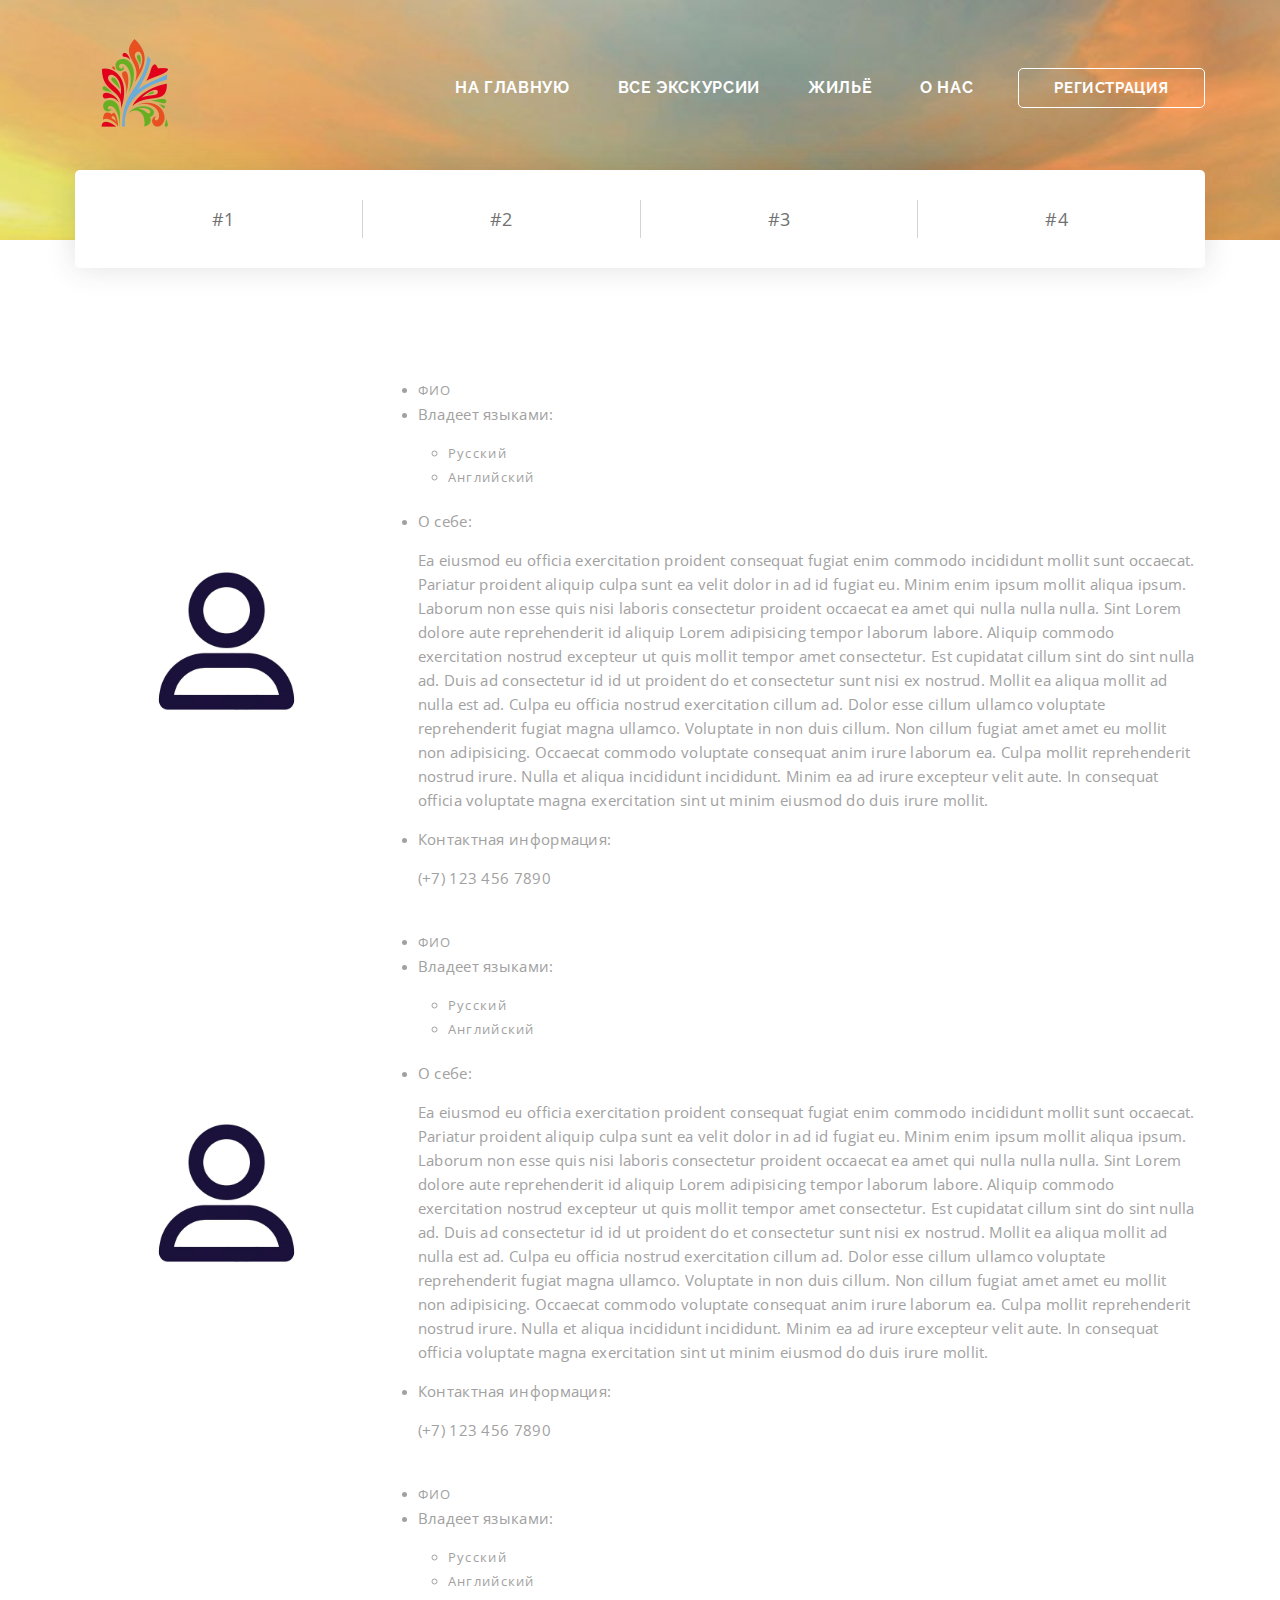
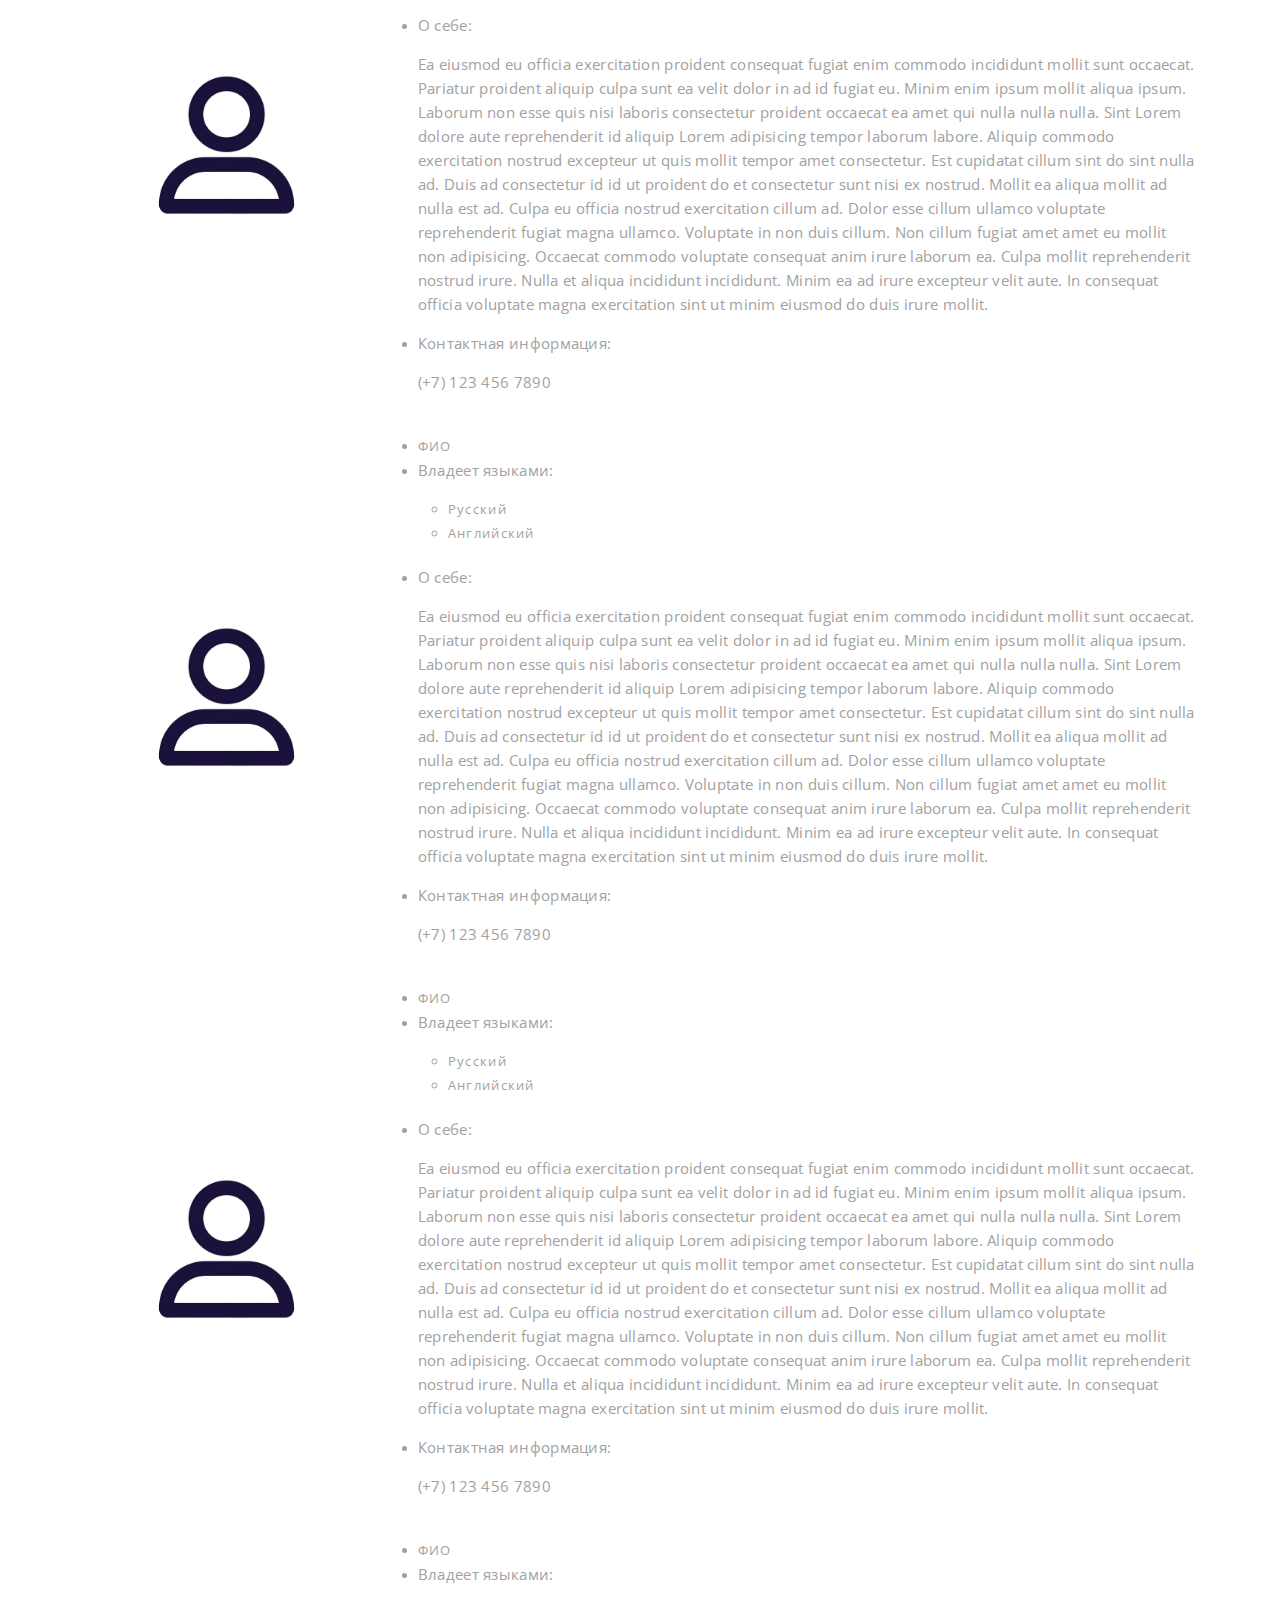
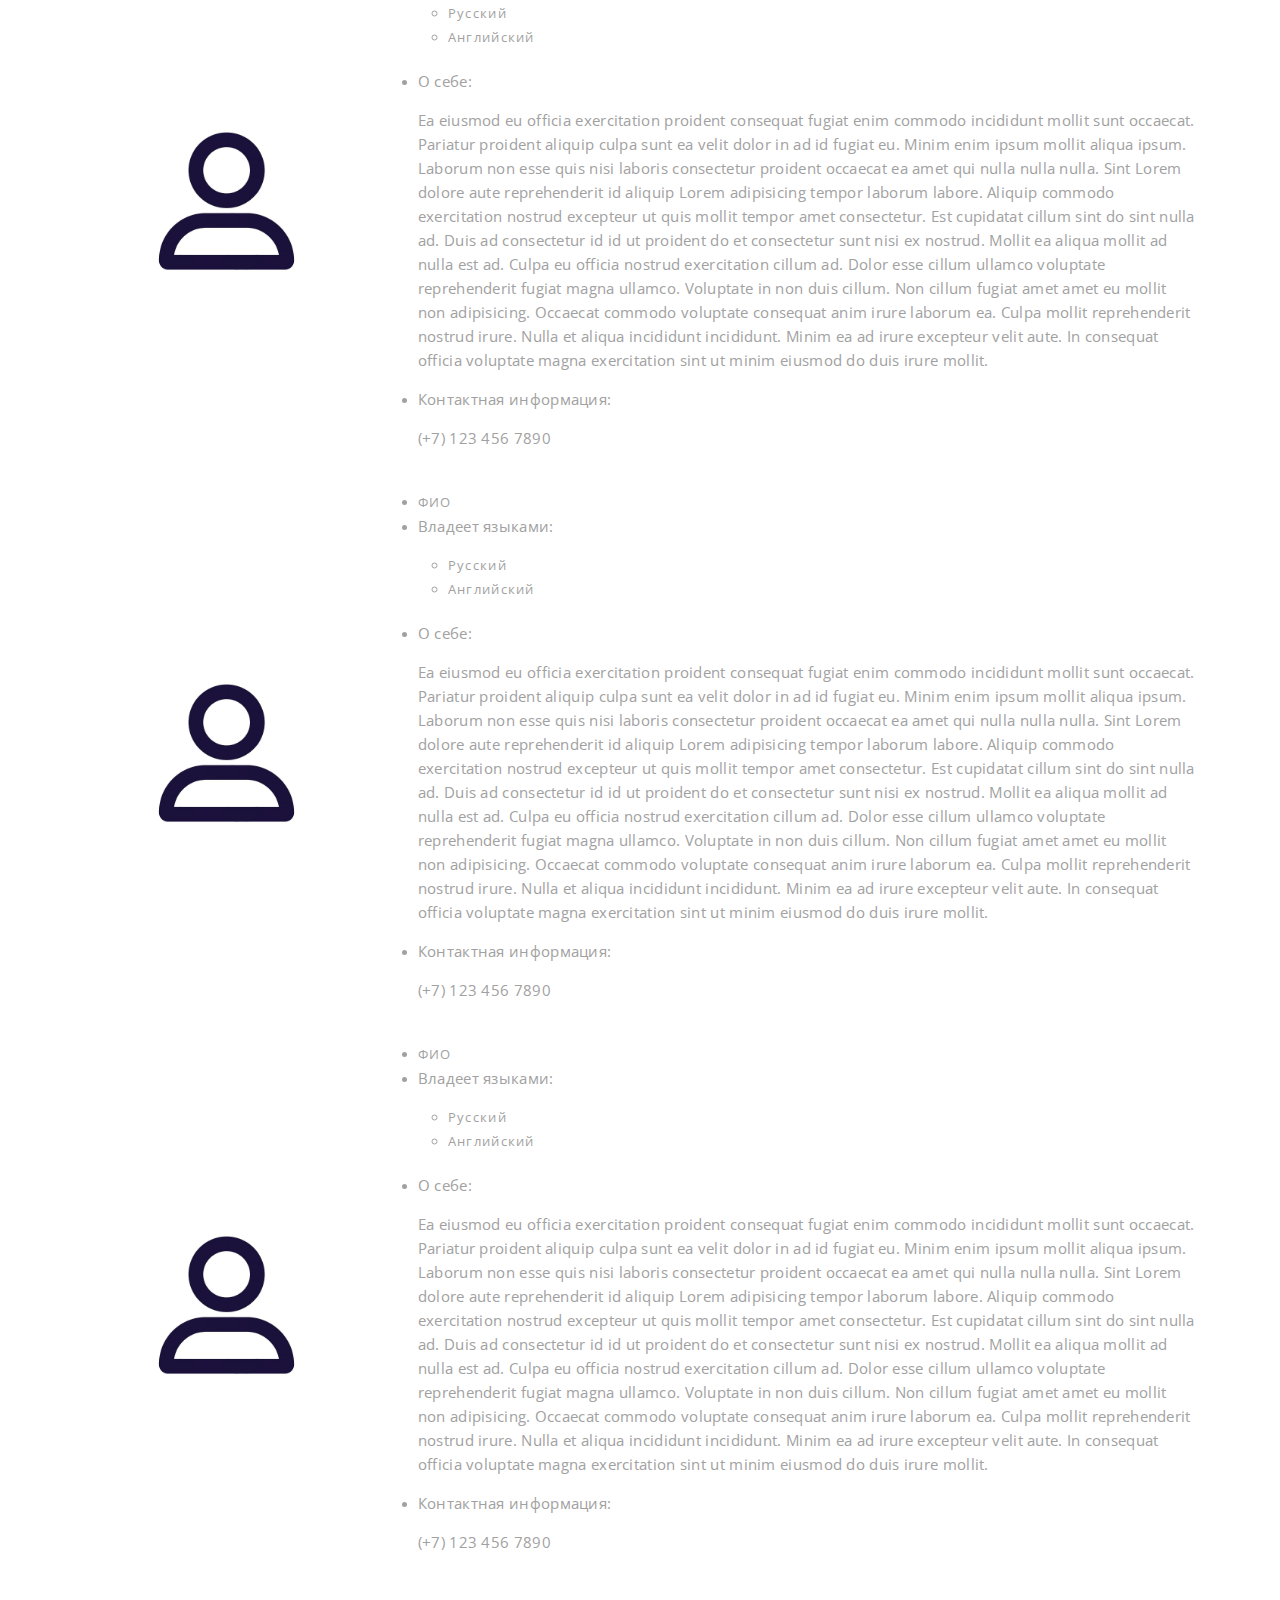
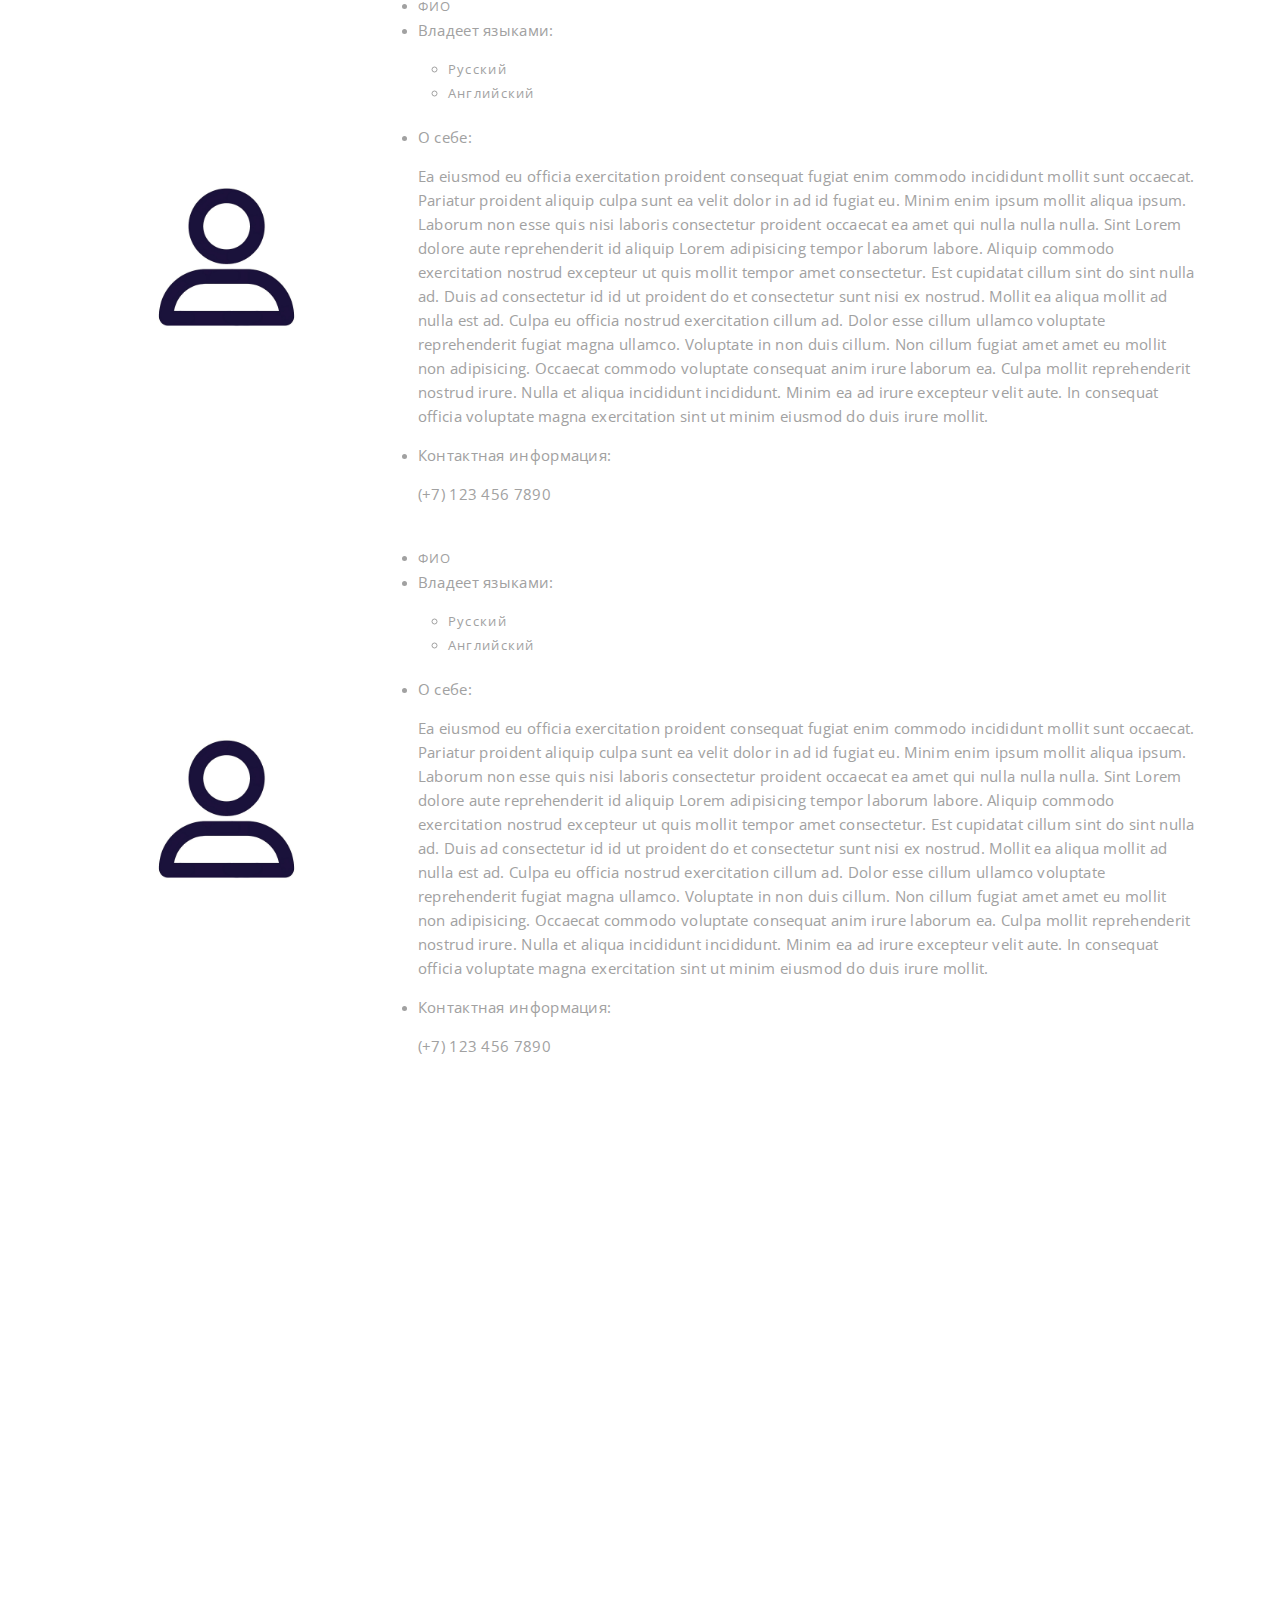
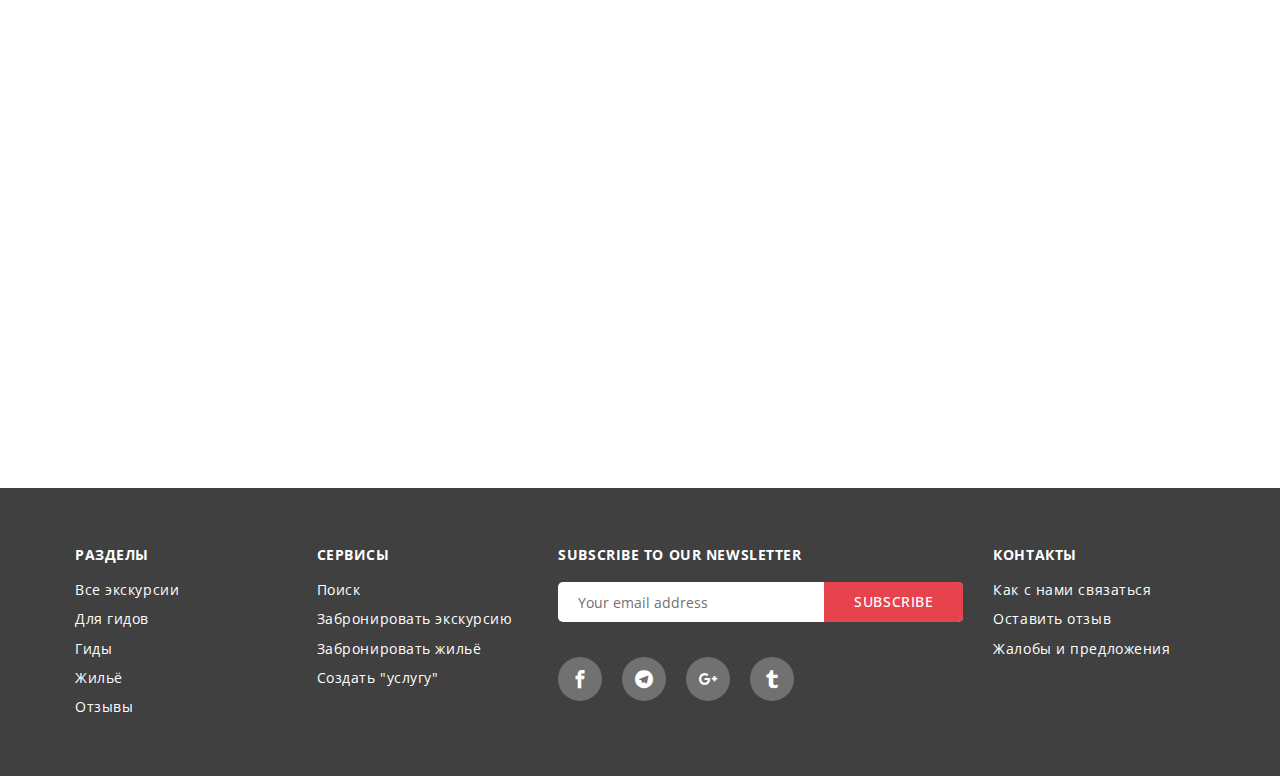
<file: guids.html>
<!DOCTYPE html>
<html lang="en">

<head>
    <title>NNTravel</title>
    <meta charset="UTF-8">
    <meta name="viewport" content="width=device-width, initial-scale=1.0">
    <link href="https://fonts.googleapis.com/css?family=Open+Sans:400,700|Raleway:400,700" rel="stylesheet" />
    <link href="img/favicon.png" type="image/x-icon" rel="shortcut icon" />
    <link href="css/screen.css" rel="stylesheet" />
    <link rel="stylesheet" href="./css/sub-style.css">
    <link rel="stylesheet" href="./css/guid-style.css">
</head>

<body>

    <!-- Header -->
    <a href="#" id="top"></a>
    <header class="main-header">
        <div class="container">
            <div class="header-content">
                <a href="index.html">
                    <img src="img/logo-transparent.png" alt="site identity" />
                </a>
                <nav class="site-nav">
                    <ul class="clean-list site-links">
                        <li>
                            <a href="./index.html">На главную</a>
                        </li>
                        <li>
                            <a href="./all-excursions.html">Все экскурсии</a>
                        </li>
                        <li>
                            <a href="#">Жильё</a>
                        </li>
                        <li>
                            <a href="#">О нас</a>
                        </li>
                    </ul>

                    <a href="#" class="btn btn-outlined">Регистрация</a>
                </nav>
            </div>
        </div>
    </header>

    <!-- Main Content -->
    <div class="content-box">
        <!-- Этот див нужен для картинки вначале -->
        <div class="hero-box all-excursions-main-header">
            <div class="container"></div>
        </div>

        <div class="container">
            <div class="statistics-box">
                <div class="statistics-item">
                    <a href="">
                        <p class="title">#1</p>
                    </a>
                </div>
                <div class="statistics-item">
                    <a href="">
                        <p class="title">#2</p>
                    </a>
                </div>
                <div class="statistics-item">
                    <a href="">
                        <p class="title">#3</p>
                    </a>
                </div>
                <div class="statistics-item">
                    <a href="">
                        <p class="title">#4</p>
                    </a>
                </div>
            </div>
        </div>
    </div>

    <div class="seporator"></div>

    <div class="main-container">
        <div class="line">
            <div class="guids-photo">
                <img src="./img/photo-placeholder.jpg" alt="photo-1">
            </div>
            <div class="info-about-guid">
                <ul>
                    <li>ФИО</li>
                    <li>
                        <p>Владеет языками:</p>
                        <ul>
                            <li>Русский</li>
                            <li>Английский</li>
                        </ul>
                    </li>
                    <li>
                        <p>О себе:</p>
                        <p>
                            Ea eiusmod eu officia exercitation proident consequat fugiat enim commodo incididunt mollit sunt
                            occaecat. Pariatur proident aliquip culpa sunt ea velit dolor in ad id fugiat eu. Minim enim ipsum
                            mollit aliqua ipsum. Laborum non esse quis nisi laboris consectetur proident occaecat ea amet qui nulla
                            nulla nulla. Sint Lorem dolore aute reprehenderit id aliquip Lorem adipisicing tempor laborum labore.
            
                            Aliquip commodo exercitation nostrud excepteur ut quis mollit tempor amet consectetur. Est cupidatat
                            cillum sint do sint nulla ad. Duis ad consectetur id id ut proident do et consectetur sunt nisi ex
                            nostrud. Mollit ea aliqua mollit ad nulla est ad. Culpa eu officia nostrud exercitation cillum ad. Dolor
                            esse cillum ullamco voluptate reprehenderit fugiat magna ullamco.
            
                            Voluptate in non duis cillum. Non cillum fugiat amet amet eu mollit non adipisicing. Occaecat commodo
                            voluptate consequat anim irure laborum ea. Culpa mollit reprehenderit nostrud irure. Nulla et aliqua
                            incididunt incididunt. Minim ea ad irure excepteur velit aute. In consequat officia voluptate magna
                            exercitation sint ut minim eiusmod do duis irure mollit.
                        </p>
                    </li>
                    <li>
                        <p>Контактная информация:</p>
                        <p>(+7) 123 456 7890</p>
                    </li>
                </ul>
                
            </div>
        </div>
        <div class="line">
            <div class="guids-photo">
                <img src="./img/photo-placeholder.jpg" alt="photo-1">
            </div>
            <div class="info-about-guid">
                <ul>
                    <li>ФИО</li>
                    <li>
                        <p>Владеет языками:</p>
                        <ul>
                            <li>Русский</li>
                            <li>Английский</li>
                        </ul>
                    </li>
                    <li>
                        <p>О себе:</p>
                        <p>
                            Ea eiusmod eu officia exercitation proident consequat fugiat enim commodo incididunt mollit sunt
                            occaecat. Pariatur proident aliquip culpa sunt ea velit dolor in ad id fugiat eu. Minim enim ipsum
                            mollit aliqua ipsum. Laborum non esse quis nisi laboris consectetur proident occaecat ea amet qui nulla
                            nulla nulla. Sint Lorem dolore aute reprehenderit id aliquip Lorem adipisicing tempor laborum labore.
            
                            Aliquip commodo exercitation nostrud excepteur ut quis mollit tempor amet consectetur. Est cupidatat
                            cillum sint do sint nulla ad. Duis ad consectetur id id ut proident do et consectetur sunt nisi ex
                            nostrud. Mollit ea aliqua mollit ad nulla est ad. Culpa eu officia nostrud exercitation cillum ad. Dolor
                            esse cillum ullamco voluptate reprehenderit fugiat magna ullamco.
            
                            Voluptate in non duis cillum. Non cillum fugiat amet amet eu mollit non adipisicing. Occaecat commodo
                            voluptate consequat anim irure laborum ea. Culpa mollit reprehenderit nostrud irure. Nulla et aliqua
                            incididunt incididunt. Minim ea ad irure excepteur velit aute. In consequat officia voluptate magna
                            exercitation sint ut minim eiusmod do duis irure mollit.
                        </p>
                    </li>
                    <li>
                        <p>Контактная информация:</p>
                        <p>(+7) 123 456 7890</p>
                    </li>
                </ul>
                
            </div>
        </div>
        <div class="line">
            <div class="guids-photo">
                <img src="./img/photo-placeholder.jpg" alt="photo-1">
            </div>
            <div class="info-about-guid">
                <ul>
                    <li>ФИО</li>
                    <li>
                        <p>Владеет языками:</p>
                        <ul>
                            <li>Русский</li>
                            <li>Английский</li>
                        </ul>
                    </li>
                    <li>
                        <p>О себе:</p>
                        <p>
                            Ea eiusmod eu officia exercitation proident consequat fugiat enim commodo incididunt mollit sunt
                            occaecat. Pariatur proident aliquip culpa sunt ea velit dolor in ad id fugiat eu. Minim enim ipsum
                            mollit aliqua ipsum. Laborum non esse quis nisi laboris consectetur proident occaecat ea amet qui nulla
                            nulla nulla. Sint Lorem dolore aute reprehenderit id aliquip Lorem adipisicing tempor laborum labore.
            
                            Aliquip commodo exercitation nostrud excepteur ut quis mollit tempor amet consectetur. Est cupidatat
                            cillum sint do sint nulla ad. Duis ad consectetur id id ut proident do et consectetur sunt nisi ex
                            nostrud. Mollit ea aliqua mollit ad nulla est ad. Culpa eu officia nostrud exercitation cillum ad. Dolor
                            esse cillum ullamco voluptate reprehenderit fugiat magna ullamco.
            
                            Voluptate in non duis cillum. Non cillum fugiat amet amet eu mollit non adipisicing. Occaecat commodo
                            voluptate consequat anim irure laborum ea. Culpa mollit reprehenderit nostrud irure. Nulla et aliqua
                            incididunt incididunt. Minim ea ad irure excepteur velit aute. In consequat officia voluptate magna
                            exercitation sint ut minim eiusmod do duis irure mollit.
                        </p>
                    </li>
                    <li>
                        <p>Контактная информация:</p>
                        <p>(+7) 123 456 7890</p>
                    </li>
                </ul>
                
            </div>
        </div>
        <div class="line">
            <div class="guids-photo">
                <img src="./img/photo-placeholder.jpg" alt="photo-1">
            </div>
            <div class="info-about-guid">
                <ul>
                    <li>ФИО</li>
                    <li>
                        <p>Владеет языками:</p>
                        <ul>
                            <li>Русский</li>
                            <li>Английский</li>
                        </ul>
                    </li>
                    <li>
                        <p>О себе:</p>
                        <p>
                            Ea eiusmod eu officia exercitation proident consequat fugiat enim commodo incididunt mollit sunt
                            occaecat. Pariatur proident aliquip culpa sunt ea velit dolor in ad id fugiat eu. Minim enim ipsum
                            mollit aliqua ipsum. Laborum non esse quis nisi laboris consectetur proident occaecat ea amet qui nulla
                            nulla nulla. Sint Lorem dolore aute reprehenderit id aliquip Lorem adipisicing tempor laborum labore.
            
                            Aliquip commodo exercitation nostrud excepteur ut quis mollit tempor amet consectetur. Est cupidatat
                            cillum sint do sint nulla ad. Duis ad consectetur id id ut proident do et consectetur sunt nisi ex
                            nostrud. Mollit ea aliqua mollit ad nulla est ad. Culpa eu officia nostrud exercitation cillum ad. Dolor
                            esse cillum ullamco voluptate reprehenderit fugiat magna ullamco.
            
                            Voluptate in non duis cillum. Non cillum fugiat amet amet eu mollit non adipisicing. Occaecat commodo
                            voluptate consequat anim irure laborum ea. Culpa mollit reprehenderit nostrud irure. Nulla et aliqua
                            incididunt incididunt. Minim ea ad irure excepteur velit aute. In consequat officia voluptate magna
                            exercitation sint ut minim eiusmod do duis irure mollit.
                        </p>
                    </li>
                    <li>
                        <p>Контактная информация:</p>
                        <p>(+7) 123 456 7890</p>
                    </li>
                </ul>
                
            </div>
        </div>
        <div class="line">
            <div class="guids-photo">
                <img src="./img/photo-placeholder.jpg" alt="photo-1">
            </div>
            <div class="info-about-guid">
                <ul>
                    <li>ФИО</li>
                    <li>
                        <p>Владеет языками:</p>
                        <ul>
                            <li>Русский</li>
                            <li>Английский</li>
                        </ul>
                    </li>
                    <li>
                        <p>О себе:</p>
                        <p>
                            Ea eiusmod eu officia exercitation proident consequat fugiat enim commodo incididunt mollit sunt
                            occaecat. Pariatur proident aliquip culpa sunt ea velit dolor in ad id fugiat eu. Minim enim ipsum
                            mollit aliqua ipsum. Laborum non esse quis nisi laboris consectetur proident occaecat ea amet qui nulla
                            nulla nulla. Sint Lorem dolore aute reprehenderit id aliquip Lorem adipisicing tempor laborum labore.
            
                            Aliquip commodo exercitation nostrud excepteur ut quis mollit tempor amet consectetur. Est cupidatat
                            cillum sint do sint nulla ad. Duis ad consectetur id id ut proident do et consectetur sunt nisi ex
                            nostrud. Mollit ea aliqua mollit ad nulla est ad. Culpa eu officia nostrud exercitation cillum ad. Dolor
                            esse cillum ullamco voluptate reprehenderit fugiat magna ullamco.
            
                            Voluptate in non duis cillum. Non cillum fugiat amet amet eu mollit non adipisicing. Occaecat commodo
                            voluptate consequat anim irure laborum ea. Culpa mollit reprehenderit nostrud irure. Nulla et aliqua
                            incididunt incididunt. Minim ea ad irure excepteur velit aute. In consequat officia voluptate magna
                            exercitation sint ut minim eiusmod do duis irure mollit.
                        </p>
                    </li>
                    <li>
                        <p>Контактная информация:</p>
                        <p>(+7) 123 456 7890</p>
                    </li>
                </ul>
                
            </div>
        </div>
        <div class="line">
            <div class="guids-photo">
                <img src="./img/photo-placeholder.jpg" alt="photo-1">
            </div>
            <div class="info-about-guid">
                <ul>
                    <li>ФИО</li>
                    <li>
                        <p>Владеет языками:</p>
                        <ul>
                            <li>Русский</li>
                            <li>Английский</li>
                        </ul>
                    </li>
                    <li>
                        <p>О себе:</p>
                        <p>
                            Ea eiusmod eu officia exercitation proident consequat fugiat enim commodo incididunt mollit sunt
                            occaecat. Pariatur proident aliquip culpa sunt ea velit dolor in ad id fugiat eu. Minim enim ipsum
                            mollit aliqua ipsum. Laborum non esse quis nisi laboris consectetur proident occaecat ea amet qui nulla
                            nulla nulla. Sint Lorem dolore aute reprehenderit id aliquip Lorem adipisicing tempor laborum labore.
            
                            Aliquip commodo exercitation nostrud excepteur ut quis mollit tempor amet consectetur. Est cupidatat
                            cillum sint do sint nulla ad. Duis ad consectetur id id ut proident do et consectetur sunt nisi ex
                            nostrud. Mollit ea aliqua mollit ad nulla est ad. Culpa eu officia nostrud exercitation cillum ad. Dolor
                            esse cillum ullamco voluptate reprehenderit fugiat magna ullamco.
            
                            Voluptate in non duis cillum. Non cillum fugiat amet amet eu mollit non adipisicing. Occaecat commodo
                            voluptate consequat anim irure laborum ea. Culpa mollit reprehenderit nostrud irure. Nulla et aliqua
                            incididunt incididunt. Minim ea ad irure excepteur velit aute. In consequat officia voluptate magna
                            exercitation sint ut minim eiusmod do duis irure mollit.
                        </p>
                    </li>
                    <li>
                        <p>Контактная информация:</p>
                        <p>(+7) 123 456 7890</p>
                    </li>
                </ul>
                
            </div>
        </div>
        <div class="line">
            <div class="guids-photo">
                <img src="./img/photo-placeholder.jpg" alt="photo-1">
            </div>
            <div class="info-about-guid">
                <ul>
                    <li>ФИО</li>
                    <li>
                        <p>Владеет языками:</p>
                        <ul>
                            <li>Русский</li>
                            <li>Английский</li>
                        </ul>
                    </li>
                    <li>
                        <p>О себе:</p>
                        <p>
                            Ea eiusmod eu officia exercitation proident consequat fugiat enim commodo incididunt mollit sunt
                            occaecat. Pariatur proident aliquip culpa sunt ea velit dolor in ad id fugiat eu. Minim enim ipsum
                            mollit aliqua ipsum. Laborum non esse quis nisi laboris consectetur proident occaecat ea amet qui nulla
                            nulla nulla. Sint Lorem dolore aute reprehenderit id aliquip Lorem adipisicing tempor laborum labore.
            
                            Aliquip commodo exercitation nostrud excepteur ut quis mollit tempor amet consectetur. Est cupidatat
                            cillum sint do sint nulla ad. Duis ad consectetur id id ut proident do et consectetur sunt nisi ex
                            nostrud. Mollit ea aliqua mollit ad nulla est ad. Culpa eu officia nostrud exercitation cillum ad. Dolor
                            esse cillum ullamco voluptate reprehenderit fugiat magna ullamco.
            
                            Voluptate in non duis cillum. Non cillum fugiat amet amet eu mollit non adipisicing. Occaecat commodo
                            voluptate consequat anim irure laborum ea. Culpa mollit reprehenderit nostrud irure. Nulla et aliqua
                            incididunt incididunt. Minim ea ad irure excepteur velit aute. In consequat officia voluptate magna
                            exercitation sint ut minim eiusmod do duis irure mollit.
                        </p>
                    </li>
                    <li>
                        <p>Контактная информация:</p>
                        <p>(+7) 123 456 7890</p>
                    </li>
                </ul>
                
            </div>
        </div>
        <div class="line">
            <div class="guids-photo">
                <img src="./img/photo-placeholder.jpg" alt="photo-1">
            </div>
            <div class="info-about-guid">
                <ul>
                    <li>ФИО</li>
                    <li>
                        <p>Владеет языками:</p>
                        <ul>
                            <li>Русский</li>
                            <li>Английский</li>
                        </ul>
                    </li>
                    <li>
                        <p>О себе:</p>
                        <p>
                            Ea eiusmod eu officia exercitation proident consequat fugiat enim commodo incididunt mollit sunt
                            occaecat. Pariatur proident aliquip culpa sunt ea velit dolor in ad id fugiat eu. Minim enim ipsum
                            mollit aliqua ipsum. Laborum non esse quis nisi laboris consectetur proident occaecat ea amet qui nulla
                            nulla nulla. Sint Lorem dolore aute reprehenderit id aliquip Lorem adipisicing tempor laborum labore.
            
                            Aliquip commodo exercitation nostrud excepteur ut quis mollit tempor amet consectetur. Est cupidatat
                            cillum sint do sint nulla ad. Duis ad consectetur id id ut proident do et consectetur sunt nisi ex
                            nostrud. Mollit ea aliqua mollit ad nulla est ad. Culpa eu officia nostrud exercitation cillum ad. Dolor
                            esse cillum ullamco voluptate reprehenderit fugiat magna ullamco.
            
                            Voluptate in non duis cillum. Non cillum fugiat amet amet eu mollit non adipisicing. Occaecat commodo
                            voluptate consequat anim irure laborum ea. Culpa mollit reprehenderit nostrud irure. Nulla et aliqua
                            incididunt incididunt. Minim ea ad irure excepteur velit aute. In consequat officia voluptate magna
                            exercitation sint ut minim eiusmod do duis irure mollit.
                        </p>
                    </li>
                    <li>
                        <p>Контактная информация:</p>
                        <p>(+7) 123 456 7890</p>
                    </li>
                </ul>
                
            </div>
        </div>
        <div class="line">
            <div class="guids-photo">
                <img src="./img/photo-placeholder.jpg" alt="photo-1">
            </div>
            <div class="info-about-guid">
                <ul>
                    <li>ФИО</li>
                    <li>
                        <p>Владеет языками:</p>
                        <ul>
                            <li>Русский</li>
                            <li>Английский</li>
                        </ul>
                    </li>
                    <li>
                        <p>О себе:</p>
                        <p>
                            Ea eiusmod eu officia exercitation proident consequat fugiat enim commodo incididunt mollit sunt
                            occaecat. Pariatur proident aliquip culpa sunt ea velit dolor in ad id fugiat eu. Minim enim ipsum
                            mollit aliqua ipsum. Laborum non esse quis nisi laboris consectetur proident occaecat ea amet qui nulla
                            nulla nulla. Sint Lorem dolore aute reprehenderit id aliquip Lorem adipisicing tempor laborum labore.
            
                            Aliquip commodo exercitation nostrud excepteur ut quis mollit tempor amet consectetur. Est cupidatat
                            cillum sint do sint nulla ad. Duis ad consectetur id id ut proident do et consectetur sunt nisi ex
                            nostrud. Mollit ea aliqua mollit ad nulla est ad. Culpa eu officia nostrud exercitation cillum ad. Dolor
                            esse cillum ullamco voluptate reprehenderit fugiat magna ullamco.
            
                            Voluptate in non duis cillum. Non cillum fugiat amet amet eu mollit non adipisicing. Occaecat commodo
                            voluptate consequat anim irure laborum ea. Culpa mollit reprehenderit nostrud irure. Nulla et aliqua
                            incididunt incididunt. Minim ea ad irure excepteur velit aute. In consequat officia voluptate magna
                            exercitation sint ut minim eiusmod do duis irure mollit.
                        </p>
                    </li>
                    <li>
                        <p>Контактная информация:</p>
                        <p>(+7) 123 456 7890</p>
                    </li>
                </ul>
                
            </div>
        </div>
        <div class="line">
            <div class="guids-photo">
                <img src="./img/photo-placeholder.jpg" alt="photo-1">
            </div>
            <div class="info-about-guid">
                <ul>
                    <li>ФИО</li>
                    <li>
                        <p>Владеет языками:</p>
                        <ul>
                            <li>Русский</li>
                            <li>Английский</li>
                        </ul>
                    </li>
                    <li>
                        <p>О себе:</p>
                        <p>
                            Ea eiusmod eu officia exercitation proident consequat fugiat enim commodo incididunt mollit sunt
                            occaecat. Pariatur proident aliquip culpa sunt ea velit dolor in ad id fugiat eu. Minim enim ipsum
                            mollit aliqua ipsum. Laborum non esse quis nisi laboris consectetur proident occaecat ea amet qui nulla
                            nulla nulla. Sint Lorem dolore aute reprehenderit id aliquip Lorem adipisicing tempor laborum labore.
            
                            Aliquip commodo exercitation nostrud excepteur ut quis mollit tempor amet consectetur. Est cupidatat
                            cillum sint do sint nulla ad. Duis ad consectetur id id ut proident do et consectetur sunt nisi ex
                            nostrud. Mollit ea aliqua mollit ad nulla est ad. Culpa eu officia nostrud exercitation cillum ad. Dolor
                            esse cillum ullamco voluptate reprehenderit fugiat magna ullamco.
            
                            Voluptate in non duis cillum. Non cillum fugiat amet amet eu mollit non adipisicing. Occaecat commodo
                            voluptate consequat anim irure laborum ea. Culpa mollit reprehenderit nostrud irure. Nulla et aliqua
                            incididunt incididunt. Minim ea ad irure excepteur velit aute. In consequat officia voluptate magna
                            exercitation sint ut minim eiusmod do duis irure mollit.
                        </p>
                    </li>
                    <li>
                        <p>Контактная информация:</p>
                        <p>(+7) 123 456 7890</p>
                    </li>
                </ul>
                
            </div>
        </div>
        
    </div>

    <div style="height: 1000px"></div>

    <!-- "Кнопка" прокрутки к началу -->
    <a id="toTop" class="back_to_top" title="Наверх">
        <img src="./img/arrow-to-top.png" alt="arrow-to-top">
    </a>

    <!-- Footer -->
    <footer class="main-footer">
        <div class="container">
            <div class="row">
                <div class="col-md-5">
                    <div class="widget widget_links">
                        <h5 class="widget-title">Разделы</h5>
                        <ul>
                            <li><a href="#">Все экскурсии</a></li>
                            <li><a href="#">Для гидов</a></li>
                            <li><a href="#">Гиды</a></li>
                            <li><a href="#">Жильё</a></li>
                            <li><a href="#">Отзывы</a></li>
                        </ul>
                    </div>
                </div>

                <div class="col-md-5">
                    <div class="widget widget_links">
                        <h5 class="widget-title">Сервисы</h5>
                        <ul>
                            <li><a href="#">Поиск</a></li>
                            <li><a href="#">Забронировать экскурсию</a></li>
                            <li><a href="#">Забронировать жильё</a></li>
                            <li><a href="#">Создать "услугу"</a></li>
                        </ul>
                    </div>
                </div>

                <div class="col-md-9">
                    <div class="widget widget_social">
                        <h5 class="widget-title">Subscribe to our newsletter</h5>
                        <form class="subscribe-form">
                            <div class="input-line">
                                <input type="text" name="subscribe-email" value="" placeholder="Your email address" />
                            </div>
                            <button type="button" name="subscribe-submit"
                                class="btn btn-special no-icon">Subscribe</button>
                        </form>

                        <ul class="clean-list social-block">
                            <li>
                                <a href="#"><i class="icon-facebook"></i></a>
                            </li>
                            <li>
                                <a href="#"><i class="icon-telegram"></i></a>
                            </li>
                            <li>
                                <a href="#"><i class="icon-google-plus"></i></a>
                            </li>
                            <li>
                                <a href="#"><i class="icon-tumblr"></i></a>
                            </li>
                        </ul>
                    </div>
                </div>

                <div class="col-md-5">
                    <div class="widget widget_links">
                        <h5 class="widget-title">Контакты</h5>
                        <ul>
                            <li><a href="#">Как с нами связаться</a></li>
                            <li><a href="#">Оставить отзыв</a></li>
                            <li><a href="#">Жалобы и предложения</a></li>
                        </ul>
                    </div>
                </div>
            </div>
        </div>
    </footer>

    <!-- Scripts -->
    <script src="js/jquery.js"></script>
    <script src="js/functions.js"></script>
</body>

</html>
</file>
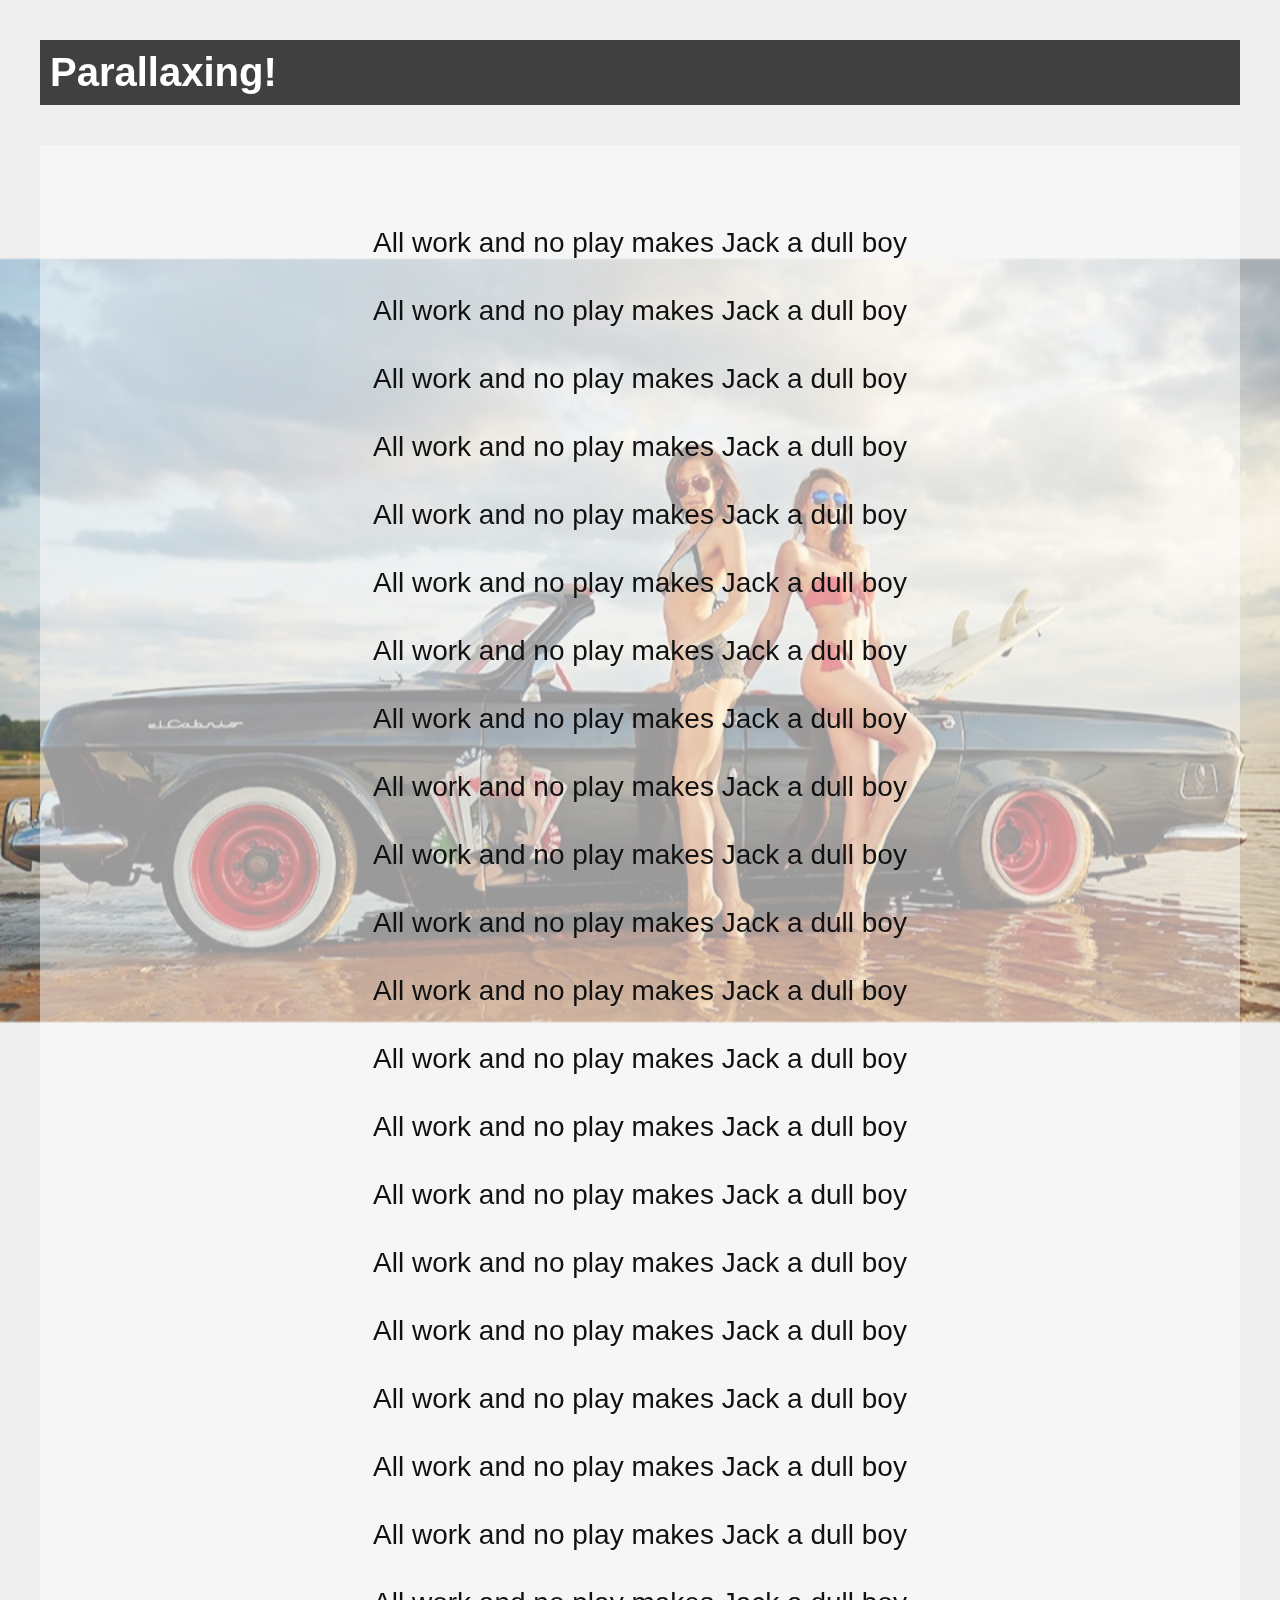
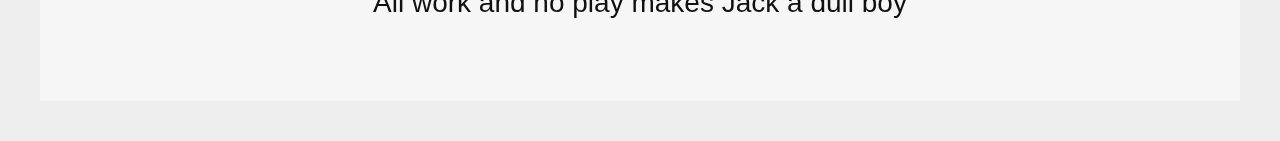
<file: Frontend/example.html>
<!DOCTYPE html>
<html>
 
<head>
<meta name="viewport" content="width=device-width, initial-scale=1.0"/>
<title>Parallax Scrolling Example</title>
<style>
    body {
        background-color: #EEE;
        margin: 0;
        padding: 0;
    }
    #content {
        padding: 50px;
        margin: 40px;
        background-color: rgba(255, 255, 255, .48);
        text-align: center;
    }
    #content p {
        font-family: Helvetica, sans-serif;
        font-size: 28px;
        line-height: 40px;
        color: #111;
    }
    h1 {
        text-transform: capitalize;
        font-family: sans-serif;
        font-size: 40px;
        padding: 10px;
        margin: 40px;
        background-color: rgba(20, 20, 20, .8);
        color: #FFF;
    }
    #mainBackground {
    background-image: url(ebF8smckEjQ.jpg);
    background-repeat: no-repeat;
    background-position: center center;
    background-size: 100%;
    position: fixed;
    top: 0;
    width: 100vw;
    height: 100vw;
    z-index: -1;
    opacity: .75;
}
</style>
</head>
 
<body>

<div id="mainBackground"></div>
 
<h1>Parallaxing!</h1>
<div id="content">
    <p>All work and no play makes Jack a dull boy</p>
    <p>All work and no play makes Jack a dull boy</p>
    <p>All work and no play makes Jack a dull boy</p>
    <p>All work and no play makes Jack a dull boy</p>
    <p>All work and no play makes Jack a dull boy</p>
    <p>All work and no play makes Jack a dull boy</p>
    <p>All work and no play makes Jack a dull boy</p>
    <p>All work and no play makes Jack a dull boy</p>
    <p>All work and no play makes Jack a dull boy</p>
    <p>All work and no play makes Jack a dull boy</p>
    <p>All work and no play makes Jack a dull boy</p>
    <p>All work and no play makes Jack a dull boy</p>
    <p>All work and no play makes Jack a dull boy</p>
    <p>All work and no play makes Jack a dull boy</p>
    <p>All work and no play makes Jack a dull boy</p>
    <p>All work and no play makes Jack a dull boy</p>
    <p>All work and no play makes Jack a dull boy</p>
    <p>All work and no play makes Jack a dull boy</p>
    <p>All work and no play makes Jack a dull boy</p>
    <p>All work and no play makes Jack a dull boy</p>
    <p>All work and no play makes Jack a dull boy</p>
</div>
 
<script>
    var mainBackground = document.querySelector("#mainBackground");

    function setTranslate(xPos, yPos, el) {
        el.style.transform = "translate3d(" + xPos + ", " + yPos + "px, 0)";
    }

    window.addEventListener("DOMContentLoaded", scrollLoop, false);
    
    var xScrollPosition;
    var yScrollPosition;
    
    function scrollLoop() {
        xScrollPosition = window.scrollX;
        yScrollPosition = window.scrollY;

        setTranslate(0, yScrollPosition * -0.6, mainBackground);
    
        requestAnimationFrame(scrollLoop);
    }
</script>
</body>
</html>
</file>
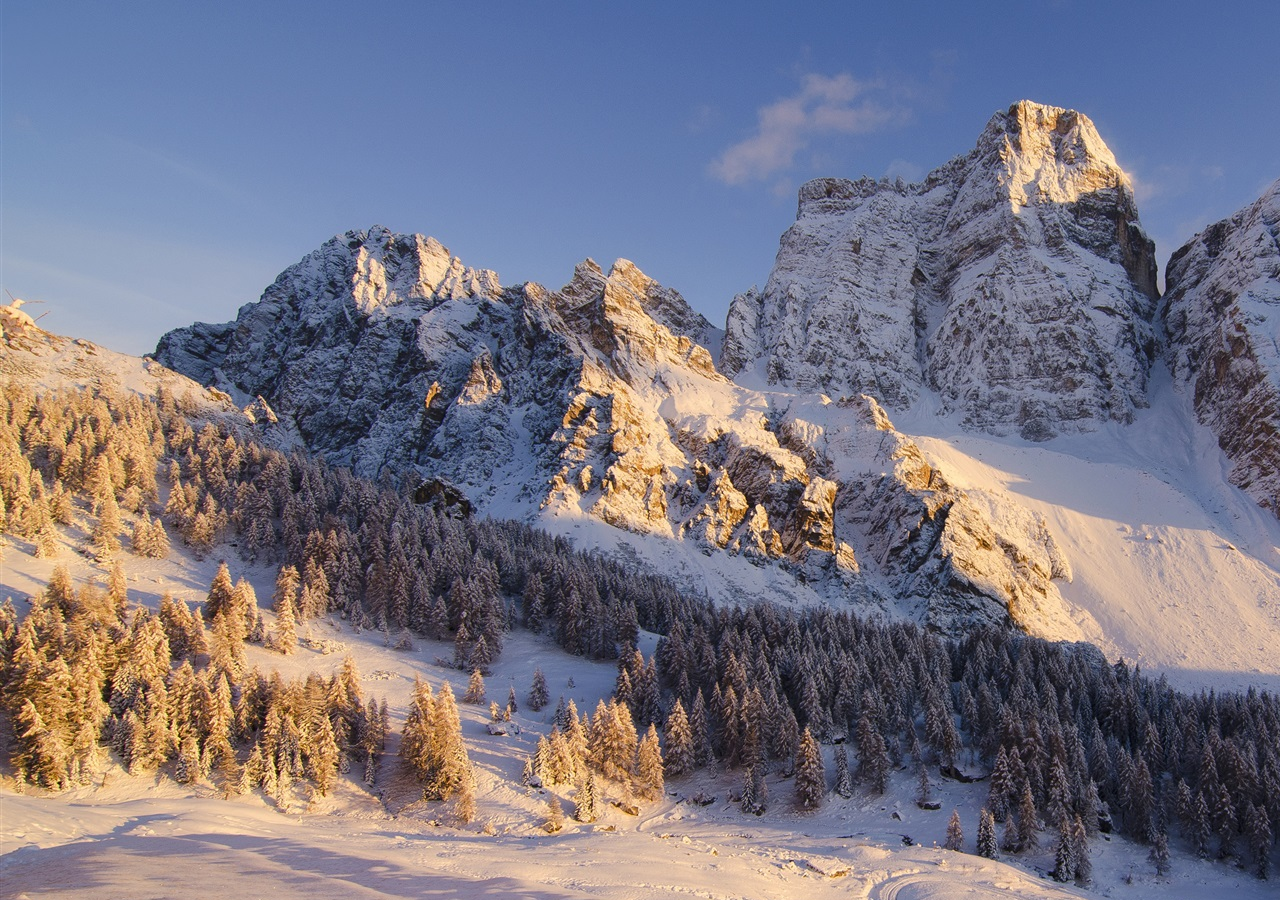
<file: Frontend/main-parallax.html>
<!DOCTYPE html>
<html lang="en">
<head>
	<meta charset="utf-8">
	<title>Authorization</title>
	<link rel="stylesheet" href="parallax.css">
</head>
<body>
<div class="parallax">
	<div id="group1" class="parallax__group">
		<div class="parallax__layer parallax__layer--base"></div>
	</div>
	<div id="group2" class="parallax__group">
		<div class="parallax__layer parallax__layer--base"></div>
		<div class="parallax__layer parallax__layer--back"></div>
	</div>
	<div id="group3" class="parallax__group">
		<div class="parallax__layer parallax__layer--base"></div>
	</div>
</div>

</body>

</html>
</file>
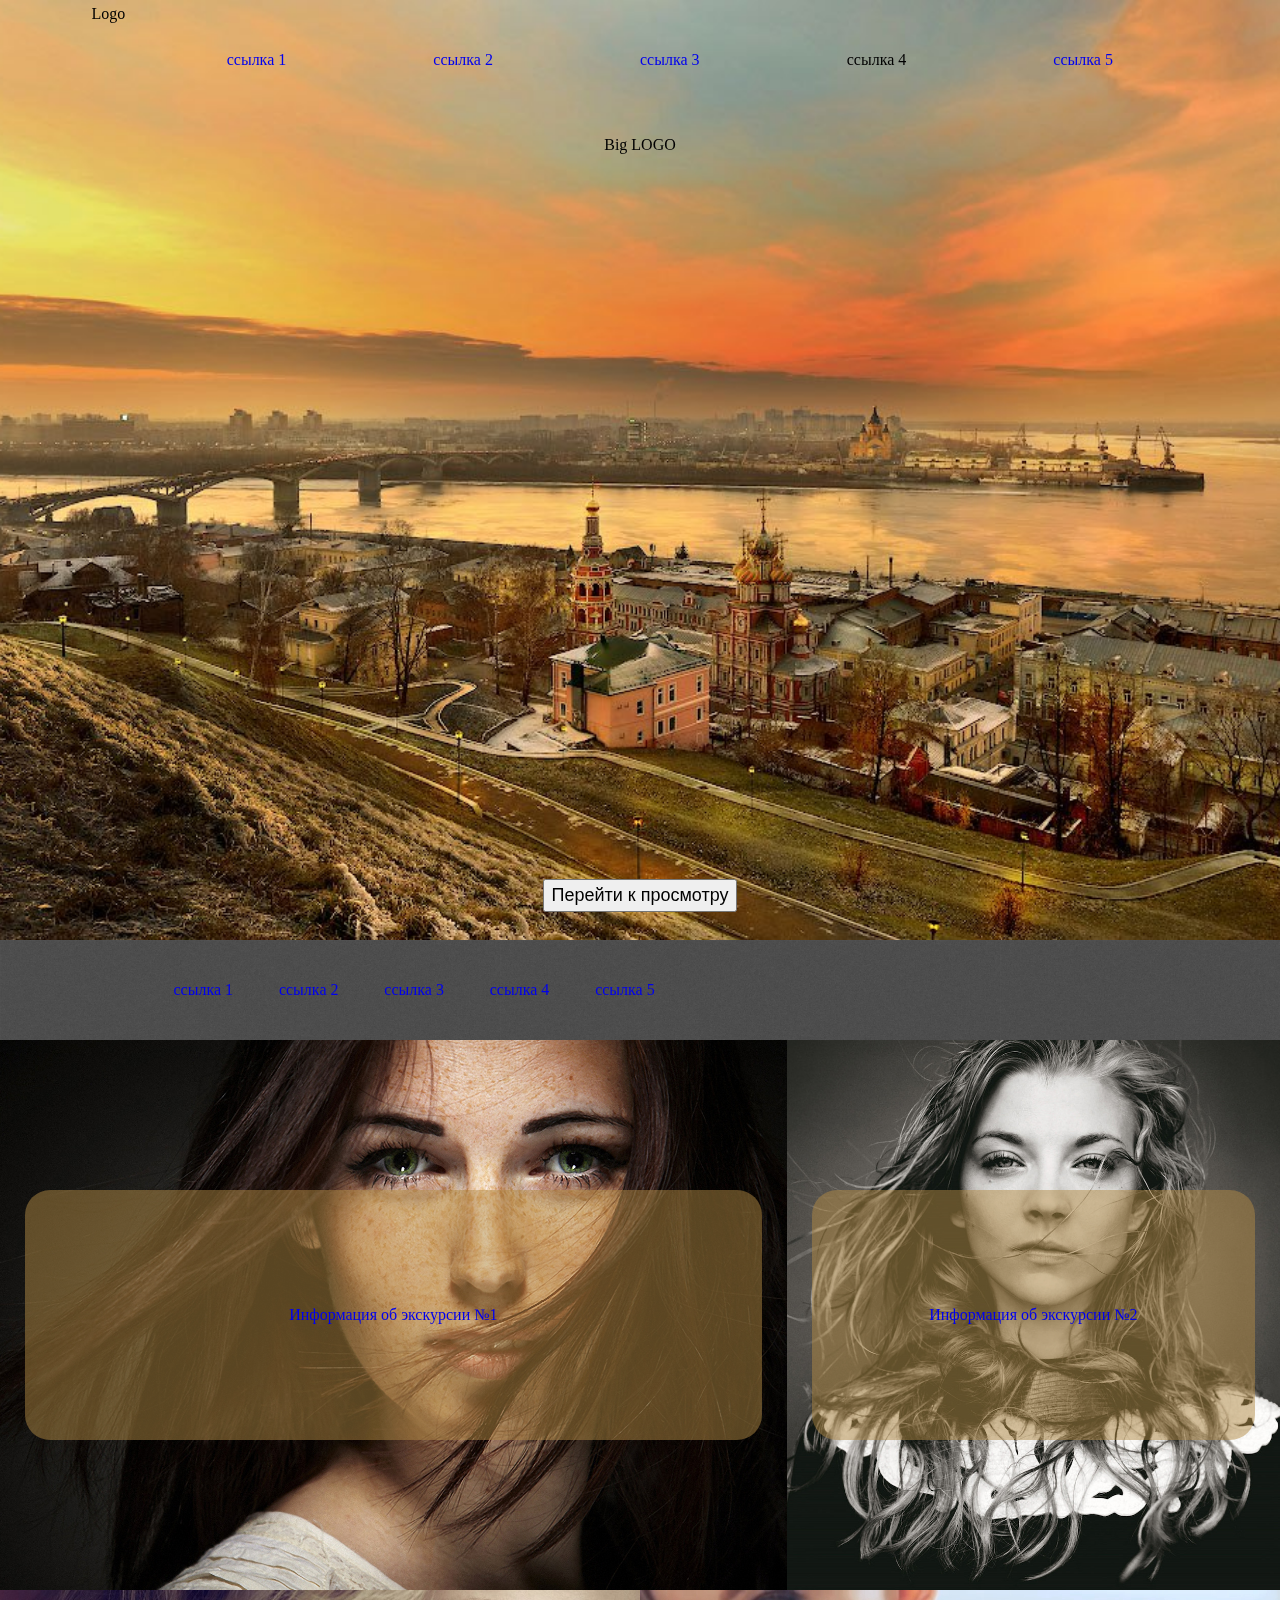
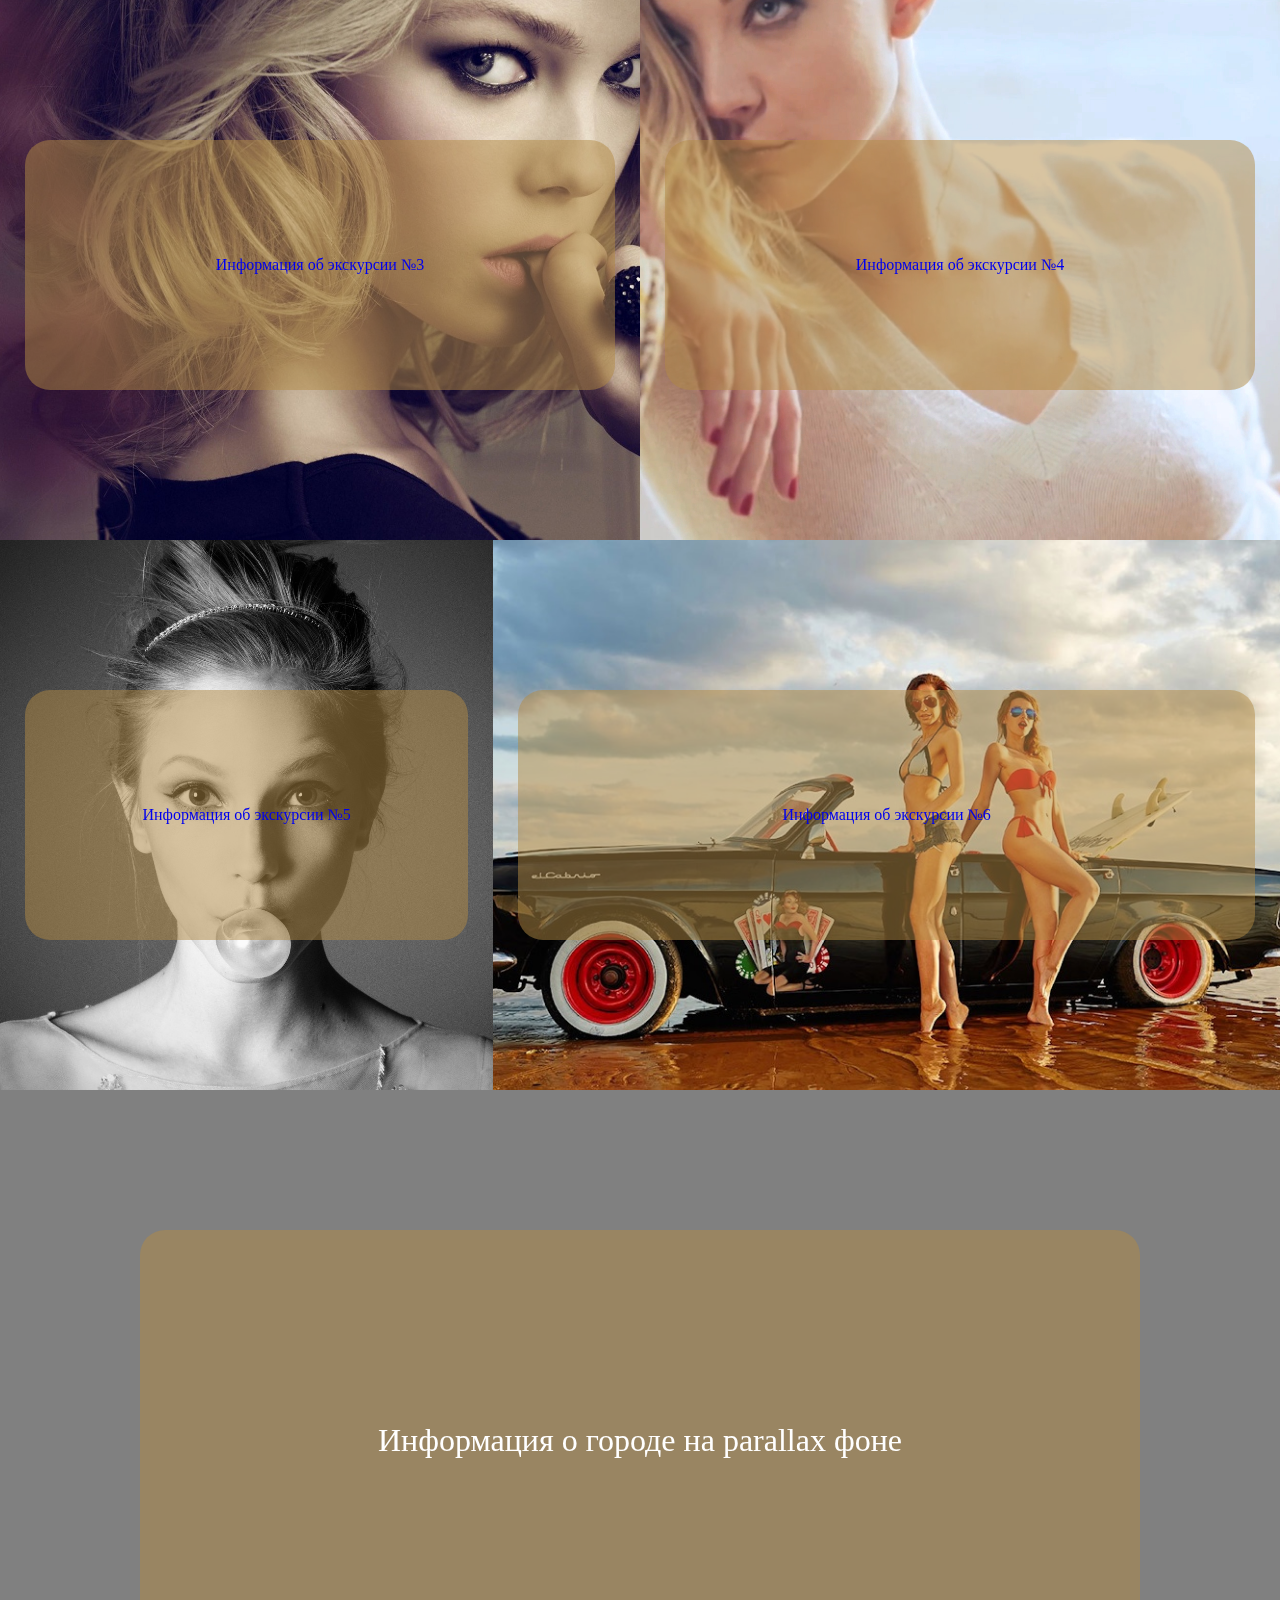
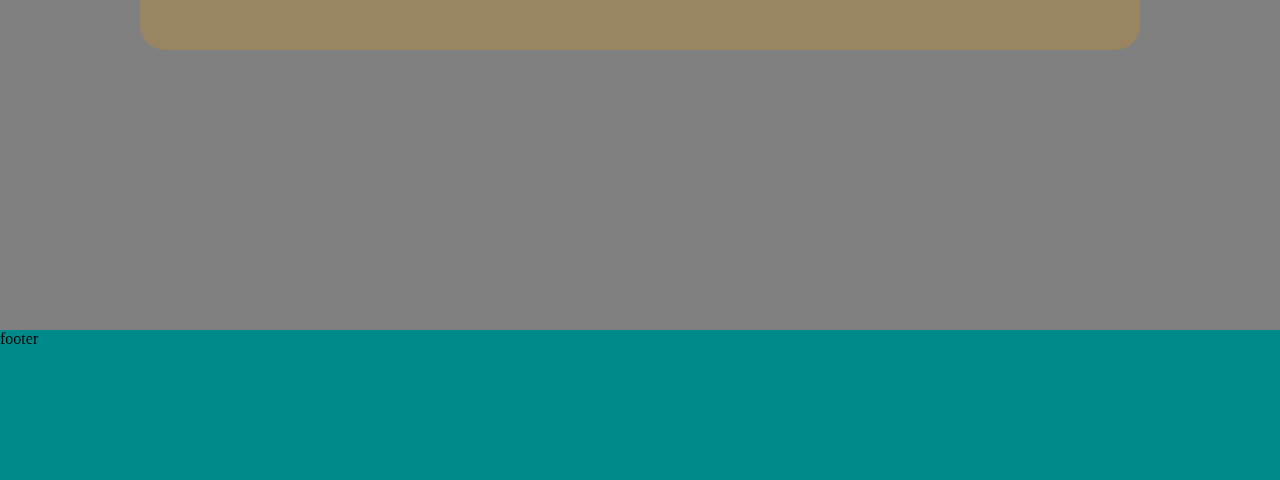
<file: Frontend/main.html>
<!DOCTYPE html>
<html lang="en">
<head>
    <meta charset="UTF-8">
    <link rel="stylesheet" href="style.css">
    <title>Main Page</title>
</head>
<body>

    <div id="mainBackground"></div>
    <div class="main-container">
        <header>
            <div class="main-nav">
                <div id="logo">
                    Logo
                </div>
                <nav>
                    <li>
                        <a href="http://">
                            <div>
                                ссылка 1
                            </div>  
                        </a>
                    </li>
                    <li>
                        <a href="http://">
                            <div>
                                ссылка 2
                            </div> 
                        </a>
                    </li>
                    <li>
                        <a href="http://">
                            <div>
                                ссылка 3
                            </div> 
                        </a>
                    </li>
                    <li>
                        <div>
                            ссылка 4
                        </div>
                        <div class="drop-menu">
                            <ul>
                                <li>
                                    <a href="http://">
                                        <div>
                                            ссылка 4.1
                                        </div> 
                                    </a>
                                </li>
                                <li>
                                    <a href="http://">
                                        <div>
                                            ссылка 4.2
                                        </div> 
                                    </a>
                                </li>
                                <li>
                                    <a href="http://">
                                        <div>
                                            ссылка 4.3
                                        </div> 
                                    </a>
                                </li>
                            </ul>    
                        </div>
                    </li>
                    <li>
                        <a href="http://">
                            <div>
                                ссылка 5
                            </div> 
                        </a>
                    </li>
                </nav>
            </div>
            <div id="big-logo">
                Big LOGO
            </div>
            <div class="explore-button">
                <a href="#permNav">
                    <button>Перейти к просмотру</button>
                </a>
            </div>
        </header>
        <div class="permanent-nav" id="permNav">
            <div></div>
            <div>
                <nav>
                    <li>
                        <a href="http://">
                            <div>
                                ссылка 1
                            </div>  
                        </a>
                    </li>
                    <li>
                        <a href="http://">
                            <div>
                                ссылка 2
                            </div> 
                        </a>
                    </li>
                    <li>
                        <a href="http://">
                            <div>
                                ссылка 3
                            </div> 
                        </a>
                    </li>
                    <li>
                        <a href="http://">
                            <div>
                                ссылка 4
                            </div>
                        </a>
                    </li>
                    <li>
                        <a href="http://">
                            <div>
                                ссылка 5
                            </div> 
                        </a>
                    </li>
                </nav>
            </div>
            <div></div>
        </div>

        <div class="photo">
            <a href="http://">
                <div class="foto1">
                    <div>
                        <p>Информация об экскурсии №1</p>
                    </div>
                </div>
            </a>
            <a href="http://">
                <div class="foto2">
                    <div>
                        <p>Информация об экскурсии №2</p>
                    </div>
                </div>
            </a>
            <a href="http://">
                <div class="foto3">
                    <div>
                        <p>Информация об экскурсии №3</p>
                    </div>
                </div>
            </a>
            <a href="http://">
                <div class="foto4">
                    <div>
                        <p>Информация об экскурсии №4</p>
                    </div>
                </div>
            </a>
            <a href="http://">
                <div class="foto5">
                    <div>
                        <p>Информация об экскурсии №5</p>
                    </div>
                </div>
            </a>
            <a href="http://">
                <div class="foto6">
                    <div>
                        <p>Информация об экскурсии №6</p>
                    </div>
                </div>
            </a>
        </div>
    </div>
    <div class="info-about-NN">
        <div>
                Информация о городе на parallax фоне
        </div>
    </div>
    <div class="footer">
        footer
    </div>

    <script>
        var mainBackground = document.querySelector("#mainBackground");

        function setTranslate(xPos, yPos, el) {
            el.style.transform = "translate3d(" + xPos + ", " + yPos + "px, 0)";
        }

        window.addEventListener("DOMContentLoaded", scrollLoop, false);
        
        var xScrollPosition;
        var yScrollPosition;
        
        function scrollLoop() {
            xScrollPosition = window.scrollX;
            yScrollPosition = window.scrollY;

            setTranslate(0, yScrollPosition * -0.5, mainBackground);
        
            requestAnimationFrame(scrollLoop);
        }



    const anchors = [].slice.call(document.querySelectorAll('a[href*="#"]')),
        animationTime = 300,
        framesCount = 20;

    anchors.forEach(function(item) {
        item.addEventListener('click', function(e) {
            e.preventDefault();
            
            let coordY = document.querySelector(item.getAttribute('href')).getBoundingClientRect().top;
            
            let scroller = setInterval(function() {
                let scrollBy = coordY / framesCount;
                
                if(scrollBy > window.pageYOffset - coordY && window.innerHeight + window.pageYOffset < document.body.offsetHeight) {
                    window.scrollBy(0, scrollBy);
                } else {
                    window.scrollTo(0, coordY);
                    clearInterval(scroller);
                }
            }, animationTime / framesCount);
        });
    });


    var navElem = document.getElementById('permNav');

    var elementSourceBottom = navElem.getBoundingClientRect().top + window.pageYOffset;

    window.onscroll = function() {
        if (navElem.classList.contains('fixed') && window.pageYOffset < elementSourceBottom) {
            navElem.classList.remove('fixed');
        } else if (window.pageYOffset > elementSourceBottom) {
            navElem.classList.add('fixed');
        }
    };


    </script>
</body>
</html>
</file>
<file: css/sub-style.css>
.main-container {
    display: flex;
    flex-flow: column nowrap;
    justify-content: space-around;

    margin-right: auto;
    margin-left: auto;
    padding-left: 15px;
    padding-right: 15px;
}

@media (min-width: 768px) {
    .main-container {
      width: 740px;
    }
  }
@media (min-width: 992px) {
  .main-container {
    width: 960px;
  }
}
@media (min-width: 1200px) {
  .main-container {
    width: 1160px;
  }
}



.cat-name {
  display: block;
  font-weight: 700;
  line-height: 1em;
  color: #646464;
  font-size: 1.5em;
  letter-spacing: 0.04em;
}
.wrap {
  text-align: center;
  margin: 20px;
  position: relative;
  z-index: -1;
}
.wrap-element {
  padding: 0 10px;
  display: flex;
  justify-content: space-between;
  position: relative;
}
.wrap:before {
  content: '';
  position: absolute;
  top: 50%;
  left: 0;
  border-top: 1px solid #646464;
  background: #646464;
  width: 100%;
  transform: translateY(-50%);
}
.cat-name {
  background: white;
  padding: 20px;
}

.wrapper-for-cat-name {
  display: flex;
  flex-flow: row nowrap;
}
.wrapper-for-cat-name:nth-of-type(1) {
  flex: 4;
}
.wrapper-for-cat-name:nth-of-type(2) {
  flex: 2;
}
.wrapper-for-cat-name:nth-of-type(3) {
  flex: 4;
}
.bottom-line {
  border-bottom: #646464 1px solid;
}

.line {
    display: flex;
    flex-flow: row nowrap;
    margin: 10px 0px;
}

.line.revers {
    flex-flow: row-reverse nowrap;
}

.line > div:first-child {
    flex: 4;
    margin: auto 0px;
}
.line > div:last-child {
    flex: 7;
}

.line .exc-description {
    margin: 0px 10px;
}

.line .exc-photo {
    min-height: 250px;
    width: auto;
    height: 100%;
}

.permanent {
  position: sticky;
  top: 0;
}
</file>
<file: css/guid-style.css>
.seporator {
    height: 100px;
}

/* Переопредление свойств класса line */
.line > div:first-child {
    flex: 3;
    margin: auto 0px;
}
.line > div:last-child {
    flex: 8;
}

.line .info-about-guid {
    margin: 0px 10px;
    /* border: 1px dashed gray; */
}

.line .guids-photo {
    min-height: 100%;
    /* width: auto; */
    height: 100%;
    /* border: 1px dashed gray; */
     
}

.permanent {
  position: sticky;
  top: 0;
}
</file>
<file: Frontend/parallax.css>
body, html {
  overflow: hidden;
}

* {
  margin:0;
  padding:0;
}

.parallax {
	height: 500px;
	height: 100vh;
	overflow-x: hidden;
	overflow-y: auto;
	-webkit-perspective: 300px;
	perspective: 300px;
}

.parallax__group {
	position: relative;
	height: 500px;
	height: 100vh;
	-webkit-transform-style: preserve-3d;
	transform-style: preserve-3d;
}

.parallax__layer {
	position: absolute;
	top: 0;
	left: 0;
	right: 0;
	bottom: 0;
}

.parallax__layer--base {
	-webkit-transform: translateZ(0);
	transform: translateZ(0);
	z-index: 1;
}

.parallax__layer--back {
	-webkit-transform: translateZ(-300px) scale(2);
	transform: translateZ(-300px) scale(2);
	z-index: 0;
}

.parallax__group {
	-webkit-transition: -webkit-transform 0.5s;
	transition: transform 0.5s;
}

.parallax {
	font-size: 200%;
}

.title {
	text-align: center;
	position: absolute;
	left: 50%;
	top: 50%;
	-webkit-transform: translate(-50%, -50%);
	transform: translate(-50%, -50%);
}

#group1 {
	z-index: 1;
}

#group1 .parallax__layer--base {
	background-image: url(Mountains-house-trees-winter-snow_1920x1080.jpg);

}

#group2 {
	z-index: 0;
}

#group2 .parallax__layer--back {
	background-image: url(44404-dikaya_mestnost-les-atmosfera-tuman-utro-2048x1360.jpg);
}

#group2 .parallax__layer--base {
	opacity: 25%;
}

#group3 {
	z-index: 1;
}

#group3 .parallax__layer--base {
	background-image: url(gory-sneg-dom.jpg);
}
</file>
<file: Frontend/style.css>
body {
    background-color: gray;
    margin: 0;
}

div {
    /* border: 1px solid white; */
}

a {
    text-decoration: none;
}

ul {
    list-style: none;
    margin: 0;
    padding: 0;
}

li {
    list-style: none;
}

.main-container {
    background: rgba(4, 198, 247, 0.932);
    height: auto;
}

header {
    background-image: url(fjng0lh500o.jpg);
    background-size: cover;
    background-position: center;
    display: flex;
    flex-flow: column;
    height: 940px;
}

.main-nav {
    flex: 2;
    display: flex;
    flex-flow: row;
    margin: 5px;
}

#logo {
    flex: 2;
    text-align: center;
}

.main-nav nav {
    flex: 10;
    display: flex;
    flex-flow: row;
    align-items: stretch;
    position: relative;
    margin: 15px;
    justify-content: space-between;
}

.main-nav nav > li {
    flex: 1;
    line-height: 80px;
}

.drop-menu {
    display: none;
    position: absolute;
}

.main-nav nav li:hover .drop-menu {
    display: flex;
    flex-flow: column;
}

button {
    flex: 1 auto;
    margin: 5px;
    font-size: 18px;
    line-height: 1.5;
}

#big-logo {
    flex: 12;
    text-align: center;
    margin: 5px;
}

.explore-button {
    flex: 1;
    display: flex;
    flex-flow: column;
    margin: 5px;
}

.explore-button a {
    align-self: center;
}

/* ================================================= */

.permanent-nav {
    min-height: 100px;
    display: flex;
    background: url(gray-texture.jpg);
}

.fixed {
    position: fixed;
    top: 0;
}

.permanent-nav div:nth-of-type(1) {
    flex: 2;
}
.permanent-nav div:nth-of-type(2) {
    flex: 7;
}
.permanent-nav div:nth-of-type(3) {
    flex: 8;
}

.permanent-nav nav{
    display: flex;
    justify-content: space-between;
}

.permanent-nav div {
    flex: 1;
    height: 100px;
    line-height: 100px;
    text-align: center;
}

.permanent-nav nav li{
    flex: 1;
}
/* ================================================= */

.photo {
    display: flex;
    flex-flow: row wrap;
}

.photo div > div {
    flex: 1;
    text-align: center;
    height: 50%;
    background-color: rgba(177, 138, 68, 0.5);
    border-radius: 25px;
    display: flex;
    align-items: center;
    justify-content: center;
}

.photo div > div > p {
}

.photo > a > div {
    height: 500px;
    display: flex;
    align-items: center;
    padding: 25px;
}

.photo > a:nth-of-type(1) {
    flex: 6 700px;
}
.photo > a:nth-of-type(2) {
    flex: 3 450px;
}
.photo > a:nth-of-type(3) {
    flex: 3 450px;
}
.photo > a:nth-of-type(4) {
    flex: 3 450px;
}
.photo > a:nth-of-type(5) {
    flex: 3 450px;
}
.photo > a:nth-of-type(6) {
    flex: 6 700px;
}

.foto1 {
    background: url(fonstola.ru-77057.jpg);
    background-size: cover;
    background-repeat: no-repeat;
    background-position: center;
}
.foto2 {
    background: url(Natalie-Dormer-Wallpapers.jpg);
    background-size: cover;
    background-repeat: no-repeat;
    background-position: center;
}
.foto3 {
    background: url(647562.jpg);
    background-size: cover;
    background-repeat: no-repeat;
    background-position: center;
} 
.foto4 {
    background: url(540239318594881.jpg);
    background-size: cover;
    background-repeat: no-repeat;
    background-position: center;
}
.foto5 {
    background: url(26_4395.jpg);
    background-size: cover;
    background-repeat: no-repeat;
    background-position: center;
}
.foto6 {
    background: url(ebF8smckEjQ.jpg);
    background-size: cover;
    background-repeat: no-repeat;
    background-position: center;
}

/* ================================================= */

.info-about-NN {
    height: 700px;
    color: white;
    font-size: 2em;
    /* background-color: rgba(255, 255, 255, .9); */
}

.info-about-NN > div {
    text-align: center;
    line-height: 420px;
    height: 60%;
    margin: 140px;
    background-color: rgba(177, 138, 68, 0.5);
    border-radius: 25px;
}


#mainBackground {
    background-image: url(GhXdrEUm9Z0.jpg);
    background-repeat: no-repeat;
    background-position: 50% 100%;
    background-size: 100%;
    position: fixed;
    top: 0;
    width: 100vw;
    height: 100vw;
    z-index: -1;
}

/* ================================================= */

.footer {
    height: 150px;
    background: darkcyan;
}
</file>
<file: css/screen.css>
@charset "UTF-8";
/* ------------------------------------------------------------------
 * [Table of contents]
 *
 * 1. Reset
 * 3. Bootsrap GS
 * 2. Base Styling
 * 4. Animations
 * 5. WordPress Styles
 * 6. Tables
 * 7. Forms
 * 8. Buttons
 *
 * 9. UI Components
 * 		9.1. Header
 * 		9.2. Footer
 * 		9.3. Sections
 * 		9.4. Components
 *    9.5. My Photo
 *
 * ------------------------------------------------------------------ */
/* */
/* */
/* */
/* */
/* ----------------- 1. Reset ----------------- */
html {
  font-family: sans-serif;
  -ms-text-size-adjust: 100%;
  -webkit-text-size-adjust: 100%;
}

body {
  margin: 0;
}

article, aside, details, figcaption, figure, footer, header, hgroup, main, menu, nav, section, summary {
  display: block;
}

audio, canvas, progress, video {
  display: inline-block;
  vertical-align: baseline;
}

audio:not([controls]) {
  display: none;
  height: 0;
}

[hidden], template {
  display: none;
}

a {
  background-color: transparent;
}
a:active, a:hover {
  outline: 0;
}

abbr[title] {
  border-bottom: 1px dotted;
}

b, strong {
  font-weight: bold;
}

dfn {
  font-style: italic;
}

h1 {
  font-size: 2em;
  margin: 0.67em 0;
}

mark {
  background: #ff0;
  color: #000;
}

small {
  font-size: 80%;
}

sub {
  font-size: 75%;
  line-height: 0;
  position: relative;
  vertical-align: baseline;
}

sup {
  font-size: 75%;
  line-height: 0;
  position: relative;
  vertical-align: baseline;
  top: -0.5em;
}

sub {
  bottom: -0.25em;
}

img {
  border: 0;
}

svg:not(:root) {
  overflow: hidden;
}

figure {
  margin: 1em 40px;
}

hr {
  -webkit-box-sizing: content-box;
  -moz-box-sizing: content-box;
  box-sizing: content-box;
  height: 0;
}

pre {
  overflow: auto;
}

code, kbd, pre, samp {
  font-family: monospace, monospace;
  font-size: 1em;
}

button, input, optgroup, select, textarea {
  color: inherit;
  font: inherit;
  margin: 0;
}

button {
  overflow: visible;
  text-transform: none;
}

select {
  text-transform: none;
}

button, html input[type="button"] {
  -webkit-appearance: button;
  cursor: pointer;
}

input[type="reset"], input[type="submit"] {
  -webkit-appearance: button;
  cursor: pointer;
}

button[disabled], html input[disabled] {
  cursor: default;
}

button::-moz-focus-inner {
  border: 0;
  padding: 0;
}

input {
  line-height: normal;
}
input::-moz-focus-inner {
  border: 0;
  padding: 0;
}
input[type="checkbox"], input[type="radio"] {
  -webkit-box-sizing: border-box;
  -moz-box-sizing: border-box;
  box-sizing: border-box;
  padding: 0;
}
input[type="number"]::-webkit-inner-spin-button, input[type="number"]::-webkit-outer-spin-button {
  height: auto;
}
input[type="search"] {
  -webkit-appearance: textfield;
  -webkit-box-sizing: content-box;
  -moz-box-sizing: content-box;
  box-sizing: content-box;
}
input[type="search"]::-webkit-search-cancel-button, input[type="search"]::-webkit-search-decoration {
  -webkit-appearance: none;
}

fieldset {
  border: 1px solid #c0c0c0;
  margin: 0 2px;
  padding: 0.35em 0.625em 0.75em;
}

legend {
  border: 0;
  padding: 0;
}

textarea {
  overflow: auto;
}

optgroup {
  font-weight: bold;
}

table {
  border-collapse: collapse;
  border-spacing: 0;
}

td, th {
  padding: 0;
}

/* ----------------- 2. Grid System ----------------- */
.img-responsive {
  display: block;
  max-width: 100%;
  height: auto;
}

.img-rounded {
  border-radius: 6px;
}

.img-thumbnail {
  padding: 4px;
  line-height: 1.42857;
  background-color: #ffffff;
  border: 1px solid #dddddd;
  border-radius: 4px;
  -webkit-transition: all 0.2s ease-in-out;
  -o-transition: all 0.2s ease-in-out;
  transition: all 0.2s ease-in-out;
  display: inline-block;
  max-width: 100%;
  height: auto;
}

.img-circle {
  border-radius: 50%;
}

hr {
  margin-top: 20px;
  margin-bottom: 20px;
  border: 0;
  border-top: 1px solid #eeeeee;
}

.sr-only {
  position: absolute;
  width: 1px;
  height: 1px;
  margin: -1px;
  padding: 0;
  overflow: hidden;
  clip: rect(0, 0, 0, 0);
  border: 0;
}

.sr-only-focusable:active, .sr-only-focusable:focus {
  position: static;
  width: auto;
  height: auto;
  margin: 0;
  overflow: visible;
  clip: auto;
}

[role="button"] {
  cursor: pointer;
}

.container, .container-fluid {
  margin-right: auto;
  margin-left: auto;
  padding-left: 15px;
  padding-right: 15px;
}

@media (min-width: 768px) {
  .container {
    width: 740px;
  }
}
@media (min-width: 992px) {
  .container {
    width: 960px;
  }
}
@media (min-width: 1200px) {
  .container {
    width: 1160px;
  }
}
.row {
  margin-left: -15px;
  margin-right: -15px;
}

.col-xs-1, .col-sm-1, .col-md-1, .col-lg-1, .col-xs-2, .col-sm-2, .col-md-2, .col-lg-2, .col-xs-3, .col-sm-3, .col-md-3, .col-lg-3, .col-xs-4, .col-sm-4, .col-md-4, .col-lg-4, .col-xs-5, .col-sm-5, .col-md-5, .col-lg-5, .col-xs-6, .col-sm-6, .col-md-6, .col-lg-6, .col-xs-7, .col-sm-7, .col-md-7, .col-lg-7, .col-xs-8, .col-sm-8, .col-md-8, .col-lg-8, .col-xs-9, .col-sm-9, .col-md-9, .col-lg-9, .col-xs-10, .col-sm-10, .col-md-10, .col-lg-10, .col-xs-11, .col-sm-11, .col-md-11, .col-lg-11, .col-xs-12, .col-sm-12, .col-md-12, .col-lg-12, .col-xs-13, .col-sm-13, .col-md-13, .col-lg-13, .col-xs-14, .col-sm-14, .col-md-14, .col-lg-14, .col-xs-15, .col-sm-15, .col-md-15, .col-lg-15, .col-xs-16, .col-sm-16, .col-md-16, .col-lg-16, .col-xs-17, .col-sm-17, .col-md-17, .col-lg-17, .col-xs-18, .col-sm-18, .col-md-18, .col-lg-18, .col-xs-19, .col-sm-19, .col-md-19, .col-lg-19, .col-xs-20, .col-sm-20, .col-md-20, .col-lg-20, .col-xs-21, .col-sm-21, .col-md-21, .col-lg-21, .col-xs-22, .col-sm-22, .col-md-22, .col-lg-22, .col-xs-23, .col-sm-23, .col-md-23, .col-lg-23, .col-xs-24, .col-sm-24, .col-md-24, .col-lg-24 {
  position: relative;
  min-height: 1px;
  padding-left: 15px;
  padding-right: 15px;
}

.col-xs-1, .col-xs-2, .col-xs-3, .col-xs-4, .col-xs-5, .col-xs-6, .col-xs-7, .col-xs-8, .col-xs-9, .col-xs-10, .col-xs-11, .col-xs-12, .col-xs-13, .col-xs-14, .col-xs-15, .col-xs-16, .col-xs-17, .col-xs-18, .col-xs-19, .col-xs-20, .col-xs-21, .col-xs-22, .col-xs-23 {
  float: left;
}

.col-xs-24 {
  float: left;
  width: 100%;
}

.col-xs-23 {
  width: 95.83333%;
}

.col-xs-22 {
  width: 91.66667%;
}

.col-xs-21 {
  width: 87.5%;
}

.col-xs-20 {
  width: 83.33333%;
}

.col-xs-19 {
  width: 79.16667%;
}

.col-xs-18 {
  width: 75%;
}

.col-xs-17 {
  width: 70.83333%;
}

.col-xs-16 {
  width: 66.66667%;
}

.col-xs-15 {
  width: 62.5%;
}

.col-xs-14 {
  width: 58.33333%;
}

.col-xs-13 {
  width: 54.16667%;
}

.col-xs-12 {
  width: 50%;
}

.col-xs-11 {
  width: 45.83333%;
}

.col-xs-10 {
  width: 41.66667%;
}

.col-xs-9 {
  width: 37.5%;
}

.col-xs-8 {
  width: 33.33333%;
}

.col-xs-7 {
  width: 29.16667%;
}

.col-xs-6 {
  width: 25%;
}

.col-xs-5 {
  width: 20.83333%;
}

.col-xs-4 {
  width: 16.66667%;
}

.col-xs-3 {
  width: 12.5%;
}

.col-xs-2 {
  width: 8.33333%;
}

.col-xs-1 {
  width: 4.16667%;
}

.col-xs-pull-24 {
  right: 100%;
}

.col-xs-pull-23 {
  right: 95.83333%;
}

.col-xs-pull-22 {
  right: 91.66667%;
}

.col-xs-pull-21 {
  right: 87.5%;
}

.col-xs-pull-20 {
  right: 83.33333%;
}

.col-xs-pull-19 {
  right: 79.16667%;
}

.col-xs-pull-18 {
  right: 75%;
}

.col-xs-pull-17 {
  right: 70.83333%;
}

.col-xs-pull-16 {
  right: 66.66667%;
}

.col-xs-pull-15 {
  right: 62.5%;
}

.col-xs-pull-14 {
  right: 58.33333%;
}

.col-xs-pull-13 {
  right: 54.16667%;
}

.col-xs-pull-12 {
  right: 50%;
}

.col-xs-pull-11 {
  right: 45.83333%;
}

.col-xs-pull-10 {
  right: 41.66667%;
}

.col-xs-pull-9 {
  right: 37.5%;
}

.col-xs-pull-8 {
  right: 33.33333%;
}

.col-xs-pull-7 {
  right: 29.16667%;
}

.col-xs-pull-6 {
  right: 25%;
}

.col-xs-pull-5 {
  right: 20.83333%;
}

.col-xs-pull-4 {
  right: 16.66667%;
}

.col-xs-pull-3 {
  right: 12.5%;
}

.col-xs-pull-2 {
  right: 8.33333%;
}

.col-xs-pull-1 {
  right: 4.16667%;
}

.col-xs-pull-0 {
  right: auto;
}

.col-xs-push-24 {
  left: 100%;
}

.col-xs-push-23 {
  left: 95.83333%;
}

.col-xs-push-22 {
  left: 91.66667%;
}

.col-xs-push-21 {
  left: 87.5%;
}

.col-xs-push-20 {
  left: 83.33333%;
}

.col-xs-push-19 {
  left: 79.16667%;
}

.col-xs-push-18 {
  left: 75%;
}

.col-xs-push-17 {
  left: 70.83333%;
}

.col-xs-push-16 {
  left: 66.66667%;
}

.col-xs-push-15 {
  left: 62.5%;
}

.col-xs-push-14 {
  left: 58.33333%;
}

.col-xs-push-13 {
  left: 54.16667%;
}

.col-xs-push-12 {
  left: 50%;
}

.col-xs-push-11 {
  left: 45.83333%;
}

.col-xs-push-10 {
  left: 41.66667%;
}

.col-xs-push-9 {
  left: 37.5%;
}

.col-xs-push-8 {
  left: 33.33333%;
}

.col-xs-push-7 {
  left: 29.16667%;
}

.col-xs-push-6 {
  left: 25%;
}

.col-xs-push-5 {
  left: 20.83333%;
}

.col-xs-push-4 {
  left: 16.66667%;
}

.col-xs-push-3 {
  left: 12.5%;
}

.col-xs-push-2 {
  left: 8.33333%;
}

.col-xs-push-1 {
  left: 4.16667%;
}

.col-xs-push-0 {
  left: auto;
}

.col-xs-offset-24 {
  margin-left: 100%;
}

.col-xs-offset-23 {
  margin-left: 95.83333%;
}

.col-xs-offset-22 {
  margin-left: 91.66667%;
}

.col-xs-offset-21 {
  margin-left: 87.5%;
}

.col-xs-offset-20 {
  margin-left: 83.33333%;
}

.col-xs-offset-19 {
  margin-left: 79.16667%;
}

.col-xs-offset-18 {
  margin-left: 75%;
}

.col-xs-offset-17 {
  margin-left: 70.83333%;
}

.col-xs-offset-16 {
  margin-left: 66.66667%;
}

.col-xs-offset-15 {
  margin-left: 62.5%;
}

.col-xs-offset-14 {
  margin-left: 58.33333%;
}

.col-xs-offset-13 {
  margin-left: 54.16667%;
}

.col-xs-offset-12 {
  margin-left: 50%;
}

.col-xs-offset-11 {
  margin-left: 45.83333%;
}

.col-xs-offset-10 {
  margin-left: 41.66667%;
}

.col-xs-offset-9 {
  margin-left: 37.5%;
}

.col-xs-offset-8 {
  margin-left: 33.33333%;
}

.col-xs-offset-7 {
  margin-left: 29.16667%;
}

.col-xs-offset-6 {
  margin-left: 25%;
}

.col-xs-offset-5 {
  margin-left: 20.83333%;
}

.col-xs-offset-4 {
  margin-left: 16.66667%;
}

.col-xs-offset-3 {
  margin-left: 12.5%;
}

.col-xs-offset-2 {
  margin-left: 8.33333%;
}

.col-xs-offset-1 {
  margin-left: 4.16667%;
}

.col-xs-offset-0 {
  margin-left: 0%;
}

@media (min-width: 768px) {
  .col-sm-1, .col-sm-2, .col-sm-3, .col-sm-4, .col-sm-5, .col-sm-6, .col-sm-7, .col-sm-8, .col-sm-9, .col-sm-10, .col-sm-11, .col-sm-12, .col-sm-13, .col-sm-14, .col-sm-15, .col-sm-16, .col-sm-17, .col-sm-18, .col-sm-19, .col-sm-20, .col-sm-21, .col-sm-22, .col-sm-23 {
    float: left;
  }

  .col-sm-24 {
    float: left;
    width: 100%;
  }

  .col-sm-23 {
    width: 95.83333%;
  }

  .col-sm-22 {
    width: 91.66667%;
  }

  .col-sm-21 {
    width: 87.5%;
  }

  .col-sm-20 {
    width: 83.33333%;
  }

  .col-sm-19 {
    width: 79.16667%;
  }

  .col-sm-18 {
    width: 75%;
  }

  .col-sm-17 {
    width: 70.83333%;
  }

  .col-sm-16 {
    width: 66.66667%;
  }

  .col-sm-15 {
    width: 62.5%;
  }

  .col-sm-14 {
    width: 58.33333%;
  }

  .col-sm-13 {
    width: 54.16667%;
  }

  .col-sm-12 {
    width: 50%;
  }

  .col-sm-11 {
    width: 45.83333%;
  }

  .col-sm-10 {
    width: 41.66667%;
  }

  .col-sm-9 {
    width: 37.5%;
  }

  .col-sm-8 {
    width: 33.33333%;
  }

  .col-sm-7 {
    width: 29.16667%;
  }

  .col-sm-6 {
    width: 25%;
  }

  .col-sm-5 {
    width: 20.83333%;
  }

  .col-sm-4 {
    width: 16.66667%;
  }

  .col-sm-3 {
    width: 12.5%;
  }

  .col-sm-2 {
    width: 8.33333%;
  }

  .col-sm-1 {
    width: 4.16667%;
  }

  .col-sm-pull-24 {
    right: 100%;
  }

  .col-sm-pull-23 {
    right: 95.83333%;
  }

  .col-sm-pull-22 {
    right: 91.66667%;
  }

  .col-sm-pull-21 {
    right: 87.5%;
  }

  .col-sm-pull-20 {
    right: 83.33333%;
  }

  .col-sm-pull-19 {
    right: 79.16667%;
  }

  .col-sm-pull-18 {
    right: 75%;
  }

  .col-sm-pull-17 {
    right: 70.83333%;
  }

  .col-sm-pull-16 {
    right: 66.66667%;
  }

  .col-sm-pull-15 {
    right: 62.5%;
  }

  .col-sm-pull-14 {
    right: 58.33333%;
  }

  .col-sm-pull-13 {
    right: 54.16667%;
  }

  .col-sm-pull-12 {
    right: 50%;
  }

  .col-sm-pull-11 {
    right: 45.83333%;
  }

  .col-sm-pull-10 {
    right: 41.66667%;
  }

  .col-sm-pull-9 {
    right: 37.5%;
  }

  .col-sm-pull-8 {
    right: 33.33333%;
  }

  .col-sm-pull-7 {
    right: 29.16667%;
  }

  .col-sm-pull-6 {
    right: 25%;
  }

  .col-sm-pull-5 {
    right: 20.83333%;
  }

  .col-sm-pull-4 {
    right: 16.66667%;
  }

  .col-sm-pull-3 {
    right: 12.5%;
  }

  .col-sm-pull-2 {
    right: 8.33333%;
  }

  .col-sm-pull-1 {
    right: 4.16667%;
  }

  .col-sm-pull-0 {
    right: auto;
  }

  .col-sm-push-24 {
    left: 100%;
  }

  .col-sm-push-23 {
    left: 95.83333%;
  }

  .col-sm-push-22 {
    left: 91.66667%;
  }

  .col-sm-push-21 {
    left: 87.5%;
  }

  .col-sm-push-20 {
    left: 83.33333%;
  }

  .col-sm-push-19 {
    left: 79.16667%;
  }

  .col-sm-push-18 {
    left: 75%;
  }

  .col-sm-push-17 {
    left: 70.83333%;
  }

  .col-sm-push-16 {
    left: 66.66667%;
  }

  .col-sm-push-15 {
    left: 62.5%;
  }

  .col-sm-push-14 {
    left: 58.33333%;
  }

  .col-sm-push-13 {
    left: 54.16667%;
  }

  .col-sm-push-12 {
    left: 50%;
  }

  .col-sm-push-11 {
    left: 45.83333%;
  }

  .col-sm-push-10 {
    left: 41.66667%;
  }

  .col-sm-push-9 {
    left: 37.5%;
  }

  .col-sm-push-8 {
    left: 33.33333%;
  }

  .col-sm-push-7 {
    left: 29.16667%;
  }

  .col-sm-push-6 {
    left: 25%;
  }

  .col-sm-push-5 {
    left: 20.83333%;
  }

  .col-sm-push-4 {
    left: 16.66667%;
  }

  .col-sm-push-3 {
    left: 12.5%;
  }

  .col-sm-push-2 {
    left: 8.33333%;
  }

  .col-sm-push-1 {
    left: 4.16667%;
  }

  .col-sm-push-0 {
    left: auto;
  }

  .col-sm-offset-24 {
    margin-left: 100%;
  }

  .col-sm-offset-23 {
    margin-left: 95.83333%;
  }

  .col-sm-offset-22 {
    margin-left: 91.66667%;
  }

  .col-sm-offset-21 {
    margin-left: 87.5%;
  }

  .col-sm-offset-20 {
    margin-left: 83.33333%;
  }

  .col-sm-offset-19 {
    margin-left: 79.16667%;
  }

  .col-sm-offset-18 {
    margin-left: 75%;
  }

  .col-sm-offset-17 {
    margin-left: 70.83333%;
  }

  .col-sm-offset-16 {
    margin-left: 66.66667%;
  }

  .col-sm-offset-15 {
    margin-left: 62.5%;
  }

  .col-sm-offset-14 {
    margin-left: 58.33333%;
  }

  .col-sm-offset-13 {
    margin-left: 54.16667%;
  }

  .col-sm-offset-12 {
    margin-left: 50%;
  }

  .col-sm-offset-11 {
    margin-left: 45.83333%;
  }

  .col-sm-offset-10 {
    margin-left: 41.66667%;
  }

  .col-sm-offset-9 {
    margin-left: 37.5%;
  }

  .col-sm-offset-8 {
    margin-left: 33.33333%;
  }

  .col-sm-offset-7 {
    margin-left: 29.16667%;
  }

  .col-sm-offset-6 {
    margin-left: 25%;
  }

  .col-sm-offset-5 {
    margin-left: 20.83333%;
  }

  .col-sm-offset-4 {
    margin-left: 16.66667%;
  }

  .col-sm-offset-3 {
    margin-left: 12.5%;
  }

  .col-sm-offset-2 {
    margin-left: 8.33333%;
  }

  .col-sm-offset-1 {
    margin-left: 4.16667%;
  }

  .col-sm-offset-0 {
    margin-left: 0%;
  }
}
@media (min-width: 992px) {
  .col-md-1, .col-md-2, .col-md-3, .col-md-4, .col-md-5, .col-md-6, .col-md-7, .col-md-8, .col-md-9, .col-md-10, .col-md-11, .col-md-12, .col-md-13, .col-md-14, .col-md-15, .col-md-16, .col-md-17, .col-md-18, .col-md-19, .col-md-20, .col-md-21, .col-md-22, .col-md-23 {
    float: left;
  }

  .col-md-24 {
    float: left;
    width: 100%;
  }

  .col-md-23 {
    width: 95.83333%;
  }

  .col-md-22 {
    width: 91.66667%;
  }

  .col-md-21 {
    width: 87.5%;
  }

  .col-md-20 {
    width: 83.33333%;
  }

  .col-md-19 {
    width: 79.16667%;
  }

  .col-md-18 {
    width: 75%;
  }

  .col-md-17 {
    width: 70.83333%;
  }

  .col-md-16 {
    width: 66.66667%;
  }

  .col-md-15 {
    width: 62.5%;
  }

  .col-md-14 {
    width: 58.33333%;
  }

  .col-md-13 {
    width: 54.16667%;
  }

  .col-md-12 {
    width: 50%;
  }

  .col-md-11 {
    width: 45.83333%;
  }

  .col-md-10 {
    width: 41.66667%;
  }

  .col-md-9 {
    width: 37.5%;
  }

  .col-md-8 {
    width: 33.33333%;
  }

  .col-md-7 {
    width: 29.16667%;
  }

  .col-md-6 {
    width: 25%;
  }

  .col-md-5 {
    width: 20.83333%;
  }

  .col-md-4 {
    width: 16.66667%;
  }

  .col-md-3 {
    width: 12.5%;
  }

  .col-md-2 {
    width: 8.33333%;
  }

  .col-md-1 {
    width: 4.16667%;
  }

  .col-md-pull-24 {
    right: 100%;
  }

  .col-md-pull-23 {
    right: 95.83333%;
  }

  .col-md-pull-22 {
    right: 91.66667%;
  }

  .col-md-pull-21 {
    right: 87.5%;
  }

  .col-md-pull-20 {
    right: 83.33333%;
  }

  .col-md-pull-19 {
    right: 79.16667%;
  }

  .col-md-pull-18 {
    right: 75%;
  }

  .col-md-pull-17 {
    right: 70.83333%;
  }

  .col-md-pull-16 {
    right: 66.66667%;
  }

  .col-md-pull-15 {
    right: 62.5%;
  }

  .col-md-pull-14 {
    right: 58.33333%;
  }

  .col-md-pull-13 {
    right: 54.16667%;
  }

  .col-md-pull-12 {
    right: 50%;
  }

  .col-md-pull-11 {
    right: 45.83333%;
  }

  .col-md-pull-10 {
    right: 41.66667%;
  }

  .col-md-pull-9 {
    right: 37.5%;
  }

  .col-md-pull-8 {
    right: 33.33333%;
  }

  .col-md-pull-7 {
    right: 29.16667%;
  }

  .col-md-pull-6 {
    right: 25%;
  }

  .col-md-pull-5 {
    right: 20.83333%;
  }

  .col-md-pull-4 {
    right: 16.66667%;
  }

  .col-md-pull-3 {
    right: 12.5%;
  }

  .col-md-pull-2 {
    right: 8.33333%;
  }

  .col-md-pull-1 {
    right: 4.16667%;
  }

  .col-md-pull-0 {
    right: auto;
  }

  .col-md-push-24 {
    left: 100%;
  }

  .col-md-push-23 {
    left: 95.83333%;
  }

  .col-md-push-22 {
    left: 91.66667%;
  }

  .col-md-push-21 {
    left: 87.5%;
  }

  .col-md-push-20 {
    left: 83.33333%;
  }

  .col-md-push-19 {
    left: 79.16667%;
  }

  .col-md-push-18 {
    left: 75%;
  }

  .col-md-push-17 {
    left: 70.83333%;
  }

  .col-md-push-16 {
    left: 66.66667%;
  }

  .col-md-push-15 {
    left: 62.5%;
  }

  .col-md-push-14 {
    left: 58.33333%;
  }

  .col-md-push-13 {
    left: 54.16667%;
  }

  .col-md-push-12 {
    left: 50%;
  }

  .col-md-push-11 {
    left: 45.83333%;
  }

  .col-md-push-10 {
    left: 41.66667%;
  }

  .col-md-push-9 {
    left: 37.5%;
  }

  .col-md-push-8 {
    left: 33.33333%;
  }

  .col-md-push-7 {
    left: 29.16667%;
  }

  .col-md-push-6 {
    left: 25%;
  }

  .col-md-push-5 {
    left: 20.83333%;
  }

  .col-md-push-4 {
    left: 16.66667%;
  }

  .col-md-push-3 {
    left: 12.5%;
  }

  .col-md-push-2 {
    left: 8.33333%;
  }

  .col-md-push-1 {
    left: 4.16667%;
  }

  .col-md-push-0 {
    left: auto;
  }

  .col-md-offset-24 {
    margin-left: 100%;
  }

  .col-md-offset-23 {
    margin-left: 95.83333%;
  }

  .col-md-offset-22 {
    margin-left: 91.66667%;
  }

  .col-md-offset-21 {
    margin-left: 87.5%;
  }

  .col-md-offset-20 {
    margin-left: 83.33333%;
  }

  .col-md-offset-19 {
    margin-left: 79.16667%;
  }

  .col-md-offset-18 {
    margin-left: 75%;
  }

  .col-md-offset-17 {
    margin-left: 70.83333%;
  }

  .col-md-offset-16 {
    margin-left: 66.66667%;
  }

  .col-md-offset-15 {
    margin-left: 62.5%;
  }

  .col-md-offset-14 {
    margin-left: 58.33333%;
  }

  .col-md-offset-13 {
    margin-left: 54.16667%;
  }

  .col-md-offset-12 {
    margin-left: 50%;
  }

  .col-md-offset-11 {
    margin-left: 45.83333%;
  }

  .col-md-offset-10 {
    margin-left: 41.66667%;
  }

  .col-md-offset-9 {
    margin-left: 37.5%;
  }

  .col-md-offset-8 {
    margin-left: 33.33333%;
  }

  .col-md-offset-7 {
    margin-left: 29.16667%;
  }

  .col-md-offset-6 {
    margin-left: 25%;
  }

  .col-md-offset-5 {
    margin-left: 20.83333%;
  }

  .col-md-offset-4 {
    margin-left: 16.66667%;
  }

  .col-md-offset-3 {
    margin-left: 12.5%;
  }

  .col-md-offset-2 {
    margin-left: 8.33333%;
  }

  .col-md-offset-1 {
    margin-left: 4.16667%;
  }

  .col-md-offset-0 {
    margin-left: 0%;
  }
}
@media (min-width: 1200px) {
  .col-lg-1, .col-lg-2, .col-lg-3, .col-lg-4, .col-lg-5, .col-lg-6, .col-lg-7, .col-lg-8, .col-lg-9, .col-lg-10, .col-lg-11, .col-lg-12, .col-lg-13, .col-lg-14, .col-lg-15, .col-lg-16, .col-lg-17, .col-lg-18, .col-lg-19, .col-lg-20, .col-lg-21, .col-lg-22, .col-lg-23 {
    float: left;
  }

  .col-lg-24 {
    float: left;
    width: 100%;
  }

  .col-lg-23 {
    width: 95.83333%;
  }

  .col-lg-22 {
    width: 91.66667%;
  }

  .col-lg-21 {
    width: 87.5%;
  }

  .col-lg-20 {
    width: 83.33333%;
  }

  .col-lg-19 {
    width: 79.16667%;
  }

  .col-lg-18 {
    width: 75%;
  }

  .col-lg-17 {
    width: 70.83333%;
  }

  .col-lg-16 {
    width: 66.66667%;
  }

  .col-lg-15 {
    width: 62.5%;
  }

  .col-lg-14 {
    width: 58.33333%;
  }

  .col-lg-13 {
    width: 54.16667%;
  }

  .col-lg-12 {
    width: 50%;
  }

  .col-lg-11 {
    width: 45.83333%;
  }

  .col-lg-10 {
    width: 41.66667%;
  }

  .col-lg-9 {
    width: 37.5%;
  }

  .col-lg-8 {
    width: 33.33333%;
  }

  .col-lg-7 {
    width: 29.16667%;
  }

  .col-lg-6 {
    width: 25%;
  }

  .col-lg-5 {
    width: 20.83333%;
  }

  .col-lg-4 {
    width: 16.66667%;
  }

  .col-lg-3 {
    width: 12.5%;
  }

  .col-lg-2 {
    width: 8.33333%;
  }

  .col-lg-1 {
    width: 4.16667%;
  }

  .col-lg-pull-24 {
    right: 100%;
  }

  .col-lg-pull-23 {
    right: 95.83333%;
  }

  .col-lg-pull-22 {
    right: 91.66667%;
  }

  .col-lg-pull-21 {
    right: 87.5%;
  }

  .col-lg-pull-20 {
    right: 83.33333%;
  }

  .col-lg-pull-19 {
    right: 79.16667%;
  }

  .col-lg-pull-18 {
    right: 75%;
  }

  .col-lg-pull-17 {
    right: 70.83333%;
  }

  .col-lg-pull-16 {
    right: 66.66667%;
  }

  .col-lg-pull-15 {
    right: 62.5%;
  }

  .col-lg-pull-14 {
    right: 58.33333%;
  }

  .col-lg-pull-13 {
    right: 54.16667%;
  }

  .col-lg-pull-12 {
    right: 50%;
  }

  .col-lg-pull-11 {
    right: 45.83333%;
  }

  .col-lg-pull-10 {
    right: 41.66667%;
  }

  .col-lg-pull-9 {
    right: 37.5%;
  }

  .col-lg-pull-8 {
    right: 33.33333%;
  }

  .col-lg-pull-7 {
    right: 29.16667%;
  }

  .col-lg-pull-6 {
    right: 25%;
  }

  .col-lg-pull-5 {
    right: 20.83333%;
  }

  .col-lg-pull-4 {
    right: 16.66667%;
  }

  .col-lg-pull-3 {
    right: 12.5%;
  }

  .col-lg-pull-2 {
    right: 8.33333%;
  }

  .col-lg-pull-1 {
    right: 4.16667%;
  }

  .col-lg-pull-0 {
    right: auto;
  }

  .col-lg-push-24 {
    left: 100%;
  }

  .col-lg-push-23 {
    left: 95.83333%;
  }

  .col-lg-push-22 {
    left: 91.66667%;
  }

  .col-lg-push-21 {
    left: 87.5%;
  }

  .col-lg-push-20 {
    left: 83.33333%;
  }

  .col-lg-push-19 {
    left: 79.16667%;
  }

  .col-lg-push-18 {
    left: 75%;
  }

  .col-lg-push-17 {
    left: 70.83333%;
  }

  .col-lg-push-16 {
    left: 66.66667%;
  }

  .col-lg-push-15 {
    left: 62.5%;
  }

  .col-lg-push-14 {
    left: 58.33333%;
  }

  .col-lg-push-13 {
    left: 54.16667%;
  }

  .col-lg-push-12 {
    left: 50%;
  }

  .col-lg-push-11 {
    left: 45.83333%;
  }

  .col-lg-push-10 {
    left: 41.66667%;
  }

  .col-lg-push-9 {
    left: 37.5%;
  }

  .col-lg-push-8 {
    left: 33.33333%;
  }

  .col-lg-push-7 {
    left: 29.16667%;
  }

  .col-lg-push-6 {
    left: 25%;
  }

  .col-lg-push-5 {
    left: 20.83333%;
  }

  .col-lg-push-4 {
    left: 16.66667%;
  }

  .col-lg-push-3 {
    left: 12.5%;
  }

  .col-lg-push-2 {
    left: 8.33333%;
  }

  .col-lg-push-1 {
    left: 4.16667%;
  }

  .col-lg-push-0 {
    left: auto;
  }

  .col-lg-offset-24 {
    margin-left: 100%;
  }

  .col-lg-offset-23 {
    margin-left: 95.83333%;
  }

  .col-lg-offset-22 {
    margin-left: 91.66667%;
  }

  .col-lg-offset-21 {
    margin-left: 87.5%;
  }

  .col-lg-offset-20 {
    margin-left: 83.33333%;
  }

  .col-lg-offset-19 {
    margin-left: 79.16667%;
  }

  .col-lg-offset-18 {
    margin-left: 75%;
  }

  .col-lg-offset-17 {
    margin-left: 70.83333%;
  }

  .col-lg-offset-16 {
    margin-left: 66.66667%;
  }

  .col-lg-offset-15 {
    margin-left: 62.5%;
  }

  .col-lg-offset-14 {
    margin-left: 58.33333%;
  }

  .col-lg-offset-13 {
    margin-left: 54.16667%;
  }

  .col-lg-offset-12 {
    margin-left: 50%;
  }

  .col-lg-offset-11 {
    margin-left: 45.83333%;
  }

  .col-lg-offset-10 {
    margin-left: 41.66667%;
  }

  .col-lg-offset-9 {
    margin-left: 37.5%;
  }

  .col-lg-offset-8 {
    margin-left: 33.33333%;
  }

  .col-lg-offset-7 {
    margin-left: 29.16667%;
  }

  .col-lg-offset-6 {
    margin-left: 25%;
  }

  .col-lg-offset-5 {
    margin-left: 20.83333%;
  }

  .col-lg-offset-4 {
    margin-left: 16.66667%;
  }

  .col-lg-offset-3 {
    margin-left: 12.5%;
  }

  .col-lg-offset-2 {
    margin-left: 8.33333%;
  }

  .col-lg-offset-1 {
    margin-left: 4.16667%;
  }

  .col-lg-offset-0 {
    margin-left: 0%;
  }
}
.clearfix:before, .clearfix:after {
  content: " ";
  display: table;
}

.container:before, .container:after {
  content: " ";
  display: table;
}

.container-fluid:before, .container-fluid:after {
  content: " ";
  display: table;
}

.row:before, .row:after {
  content: " ";
  display: table;
}

.clearfix:after, .container:after, .container-fluid:after, .row:after {
  clear: both;
}

.center-block {
  display: block;
  margin-left: auto;
  margin-right: auto;
}

.pull-right {
  float: right !important;
}

.pull-left {
  float: left !important;
}

.hide {
  display: none !important;
}

.show {
  display: block !important;
}

.invisible {
  visibility: hidden;
}

.text-hide {
  font: 0/0 a;
  color: transparent;
  text-shadow: none;
  background-color: transparent;
  border: 0;
}

.hidden {
  display: none !important;
}

.affix {
  position: fixed;
}

@media (max-width: 991px) {
  .hidden-sm {
    display: none !important;
  }
}

/* ----------------- 3. Base Styling ----------------- */
@font-face {
  font-family: "icomoon";
  src: url("fonts/icomoon.eot?ligyrv");
  src: url("fonts/icomoon.eot?ligyrv#iefix") format("embedded-opentype"), url("fonts/icomoon.ttf?ligyrv") format("truetype"), url("fonts/icomoon.woff?ligyrv") format("woff"), url("fonts/icomoon.svg?ligyrv#icomoon") format("svg");
  font-weight: normal;
  font-style: normal;
}
[class^="icon-"], [class*=" icon-"] {
  /* use !important to prevent issues with browser extensions that change fonts */
  font-family: "icomoon" !important;
  display: inline-block;
  speak: none;
  font-style: normal;
  font-weight: normal;
  font-variant: normal;
  text-transform: none;
  line-height: 1;
  /* Better Font Rendering =========== */
  -webkit-font-smoothing: antialiased;
  -moz-osx-font-smoothing: grayscale;
}

.icon-sailboat:before {
  /* content: ""; */
}

.icon-location:before {
  content: "";
}

.icon-users:before {
  content: "";
}

.icon-spinner6:before {
  content: "";
}

.icon-amazon:before {
  content: "";
}

.icon-google:before {
  content: "";
}

.icon-google-plus:before {
  content: "";
}

.icon-hangouts:before {
  content: "";
}

.icon-facebook:before {
  content: "";
}

.icon-spotify:before {
  content: "";
}

.icon-telegram:before {
  content: "";
}

.icon-twitter:before {
  content: "";
}

.icon-vine:before {
  content: "";
}

.icon-vimeo:before {
  content: "";
}

.icon-tumblr:before {
  content: "";
}

.icon-skype:before {
  content: "";
}

.icon-linkedin2:before {
  content: "";
}

.icon-lastfm:before {
  content: "";
}

.icon-paypal:before {
  content: "";
}

.icon-chrome:before {
  content: "";
}

.icon-firefox:before {
  content: "";
}

.icon-IE:before {
  content: "";
}

.icon-edge:before {
  content: "";
}

* {
  margin: 0;
  border: 0;
  padding: 0;
  font-size: 100%;
  box-sizing: border-box;
}
*:before, *:after {
  box-sizing: border-box;
}

body {
  font-size: 15px;
  font-family: "Open Sans", sans-serif;
  font-size: 15px;
  line-height: 24px;
}

h1,
h2,
h3,
h4,
h5,
h6 {
  margin: 0 0 0.5em;
  font-weight: 700;
  line-height: 1.35em;
}
@media (max-width: 1200px) {
  h1,
  h2,
  h3,
  h4,
  h5,
  h6 {
    line-height: 1.25em;
  }
}
@media (max-width: 992px) {
  h1,
  h2,
  h3,
  h4,
  h5,
  h6 {
    line-height: 1.2em;
  }
}
@media (max-width: 768px) {
  h1,
  h2,
  h3,
  h4,
  h5,
  h6 {
    line-height: 1.15em;
  }
}

h1 {
  font-size: 40px;
}
@media (max-width: 1200px) {
  h1 {
    font-size: 36px;
  }
}
@media (max-width: 992px) {
  h1 {
    font-size: 32px;
  }
}
@media (max-width: 768px) {
  h1 {
    font-size: 28px;
  }
}

h2 {
  font-size: 30px;
}
@media (max-width: 1200px) {
  h2 {
    font-size: 26px;
  }
}
@media (max-width: 992px) {
  h2 {
    font-size: 22px;
  }
}
@media (max-width: 768px) {
  h2 {
    font-size: 18px;
  }
}

h3 {
  font-size: 22px;
}
@media (max-width: 1200px) {
  h3 {
    font-size: 20px;
  }
}
@media (max-width: 992px) {
  h3 {
    font-size: 18px;
  }
}
@media (max-width: 768px) {
  h3 {
    font-size: 16px;
  }
}

h4 {
  font-size: 15px;
}

h5 {
  font-size: 13px;
}

h6 {
  font-size: 11px;
}

p {
  letter-spacing: 0.02em;
  margin: 0 0 1em;
  font-size: 15px;
}

img {
  max-width: 100%;
  height: auto;
}

ul,
ol {
  letter-spacing: 0.1em;
  padding: 0 0 0 30px;
  margin: 0 0 20px;
  font-size: 13px;
  color: #a1a1a1;
}

a {
  -webkit-transition: all 170ms;
  transition: all 170ms;
  text-decoration: none;
  color: inherit;
}
a:hover, a:focus, a:active {
  text-decoration: none;
  color: inherit;
}

html .row-fit {
  margin: 0;
}
html .row-fit [class*="col-"] {
  padding: 0;
}

html .row-fit-10 {
  margin: 0 -5px;
}
html .row-fit-10 [class*="col-"] {
  padding: 0 5px;
}

html .row-fit-40 {
  margin: 0 -20px;
}
html .row-fit-40 [class*="col-"] {
  padding: 0 20px;
}

.no-padding {
  padding: 0 !important;
}

.no-margin {
  margin: 0 !important;
}

.white-bg {
  background: #fff !important;
}

.no-select {
  -webkit-touch-callout: none;
  -webkit-user-select: none;
  -khtml-user-select: none;
  -moz-user-select: none;
  -ms-user-select: none;
}

.align-left {
  text-align: left;
}

.align-center {
  text-align: center;
}

.align-center-important {
  text-align: center !important;
}

.align-right {
  text-align: right;
}

.clean-list {
  list-style-type: none;
  letter-spacing: 0em;
  padding: 0;
  margin: 0;
}
.clean-list li {
  list-style-type: none;
}

.responsive-media {
  position: relative;
  margin: 0 0 30px;
}
.responsive-media iframe {
  position: absolute;
  height: 100%;
  width: 100%;
  bottom: 0;
  right: 0;
  left: 0;
  top: 0;
}
.responsive-media.ratio16by9 {
  padding-bottom: 56.25%;
}

body {
  -webkit-transition: all 300ms ease-in-out;
  transition: all 300ms ease-in-out;
  opacity: 0;
}
body.dom-ready {
  opacity: 1;
}

/* ----------------- 4. Animations ----------------- */
@-webkit-keyframes spin {
  100% {
    -webkit-transform: rotate(360deg);
    -ms-transform: rotate(360deg);
    transform: rotate(360deg);
  }
}
@-moz-keyframes spin {
  100% {
    -webkit-transform: rotate(360deg);
    -ms-transform: rotate(360deg);
    transform: rotate(360deg);
  }
}
@keyframes spin {
  100% {
    -webkit-transform: rotate(360deg);
    -ms-transform: rotate(360deg);
    transform: rotate(360deg);
  }
}
/* ----------------- 5. Wordpress Styles ----------------- */
.alignleft {
  float: left;
  text-align: left;
  margin-bottom: 20px;
  margin-right: 20px;
}

.alignright {
  float: right;
  text-align: right;
  margin-bottom: 20px;
  margin-left: 20px;
}

.aligncenter {
  text-align: center;
}

.align-left {
  text-align: left !important;
}

img.size-full, img.size-large {
  max-width: 100%;
  width: auto;
  height: auto;
}

.wp-caption {
  max-width: 100%;
  position: relative;
}

.wp-caption-text {
  position: absolute;
  background: rgba(0, 0, 0, 0.5);
  bottom: 0;
  left: 0;
  right: 0;
  margin: 0;
  padding: 12px;
  text-align: center;
  text-transform: uppercase;
  color: #ffffff;
  font-weight: 400;
}

/* ----------------- 6. Tables ----------------- */
/* ----------------- 7. Forms ----------------- */
input[type="number"],
input[type="search"],
input[type="email"],
input[type="text"],
input[type="url"],
input[type="password"],
input[type="submit"],
textarea {
  -webkit-transition: all 200ms ease-in-out;
  transition: all 200ms ease-in-out;
  -webkit-appearance: none;
  border-radius: 0;
}

input:focus,
button:focus,
textarea:focus {
  outline: none;
}

/* ----- Destinations Form ----- */
.destinations-form {
  display: block;
  max-width: 770px;
  margin: 0 auto;
  position: relative;
}
.destinations-form .input-line {
  display: block;
  width: 100%;
}
.destinations-form .input-line .form-input {
  width: 100%;
  height: 60px;
  border: 0;
  padding: 0 240px 0 30px;
  font-size: 14px;
  font-family: "Raleway", sans-serif;
  letter-spacing: 0.04em;
  border-radius: 5px;
  color: #2c3e50;
}
.destinations-form .input-line .form-input:focus, .destinations-form .input-line .form-input.has-value {
  background: #fafafa;
}
@media (max-width: 768px) {
  .destinations-form .input-line .form-input {
    padding-right: 190px;
  }
}
.destinations-form .form-submit {
  position: absolute;
  right: 0;
  top: 0;
  border-top-left-radius: 0 !important;
  border-bottom-left-radius: 0 !important;
}
@media (max-width: 768px) {
  .destinations-form .form-submit {
    padding: 0 15px !important;
  }
}

/* ----- Subscribe Form ----- */
.subscribe-form {
  display: block;
  position: relative;
  margin-bottom: 35px;
}
.subscribe-form input[type="text"] {
  display: block;
  width: 100%;
  height: 40px;
  border-radius: 5px;
  padding: 0 155px 0 20px;
  font-size: 14px;
  color: #2c3e50;
}
.subscribe-form input[type="text"]::-webkit-input-placeholder {
  color: #717171;
}
.subscribe-form input[type="text"]:-moz-placeholder {
  color: #717171;
}
.subscribe-form input[type="text"].placeholder {
  color: #717171;
}
.subscribe-form .btn {
  border-top-left-radius: 0 !important;
  border-bottom-left-radius: 0 !important;
  position: absolute;
  height: 40px !important;
  line-height: 40px !important;
  right: 0;
  top: 0;
  font-size: 14px !important;
  font-weight: 500 !important;
  font-family: "Open Sans", sans-serif !important;
  letter-spacing: 0.02em;
  padding: 0 30px !important;
}

/* ----------------- 8. Buttons ----------------- */
.btn {
  -webkit-transition: all 225ms ease-in-out;
  transition: all 225ms ease-in-out;
  text-overflow: ellipsis;
  vertical-align: middle;
  display: inline-block;
  white-space: nowrap;
  overflow: hidden;
}
.btn.btn-special {
  background: #e7434e;
  line-height: 60px;
  border-radius: 5px;
  color: #ffffff;
  height: 60px;
  font-family: "Raleway", sans-serif;
  font-weight: 700;
  font-size: 14px;
  letter-spacing: 0.04em;
  text-transform: uppercase;
  padding: 0 40px;
}
.btn.btn-special:hover {
  background: #34495e;
}
.btn.btn-special:not(.no-icon)::before {
  content: "";
  font-family: icomoon;
  display: inline-block;
  margin-right: 12.5px;
}
.btn.btn-outlined {
  color: #ffffff;
  height: 40px;
  line-height: 38px;
  border: 1px solid #ffffff;
  border-radius: 5px;
  font-weight: 700;
  font-family: "Raleway", sans-serif;
  text-transform: uppercase;
  letter-spacing: 0.04em;
  font-size: 15px;
  padding: 0 35px;
  min-width: 140px;
}
.btn.btn-outlined:hover {
  background: #ffffff;
  color: #2c3e50;
}
.btn.btn-default {
  position: relative;
  margin-top: 40px;
  height: 60px;
  line-height: 58px;
  border-radius: 5px;
  border: 1px solid #bdbdbd;
  font-size: 14px;
  font-weight: 700;
  font-family: "Raleway", sans-serif;
  text-transform: uppercase;
  color: #343435;
  letter-spacing: 0.04em;
  padding: 0 40px;
}
.btn.btn-default .text {
  -webkit-transition: all 200ms ease-in-out;
  transition: all 200ms ease-in-out;
}
.btn.btn-default i {
  opacity: 0;
  position: absolute;
  top: calc(50% - 7px);
  left: calc(50% - 7px);
}
.btn.btn-default:hover {
  background: whitesmoke;
}
.btn.btn-default.active .text {
  opacity: 0;
}
.btn.btn-default.active i {
  -webkit-animation: spin 0.75s linear infinite;
  -moz-animation: spin 0.75s linear infinite;
  -ms-animation: spin 0.75s linear infinite;
  -o-animation: spin 0.75s linear infinite;
  animation: spin 0.75s linear infinite;
  opacity: 1;
}

/* ----------------- 9. UI Components ----------------- */
/* ----------------- 9.1. Header ----------------- */
.main-header {
  position: absolute;
  padding: 35px 0;
  z-index: 9;
  right: 0;
  left: 0;
  top: 0;
}
.main-header .header-content {
  display: flex;
  align-items: center;
  justify-content: space-between;
}
.main-header .site-nav {
  display: flex;
  align-items: center;
}
.main-header .site-nav .site-links li {
  display: inline-block;
  margin-right: 45px;
  color: #ffffff;
  text-transform: uppercase;
  font-size: 16px;
  font-weight: 700;
  font-family: "Raleway", sans-serif;
  letter-spacing: 0.04em;
}
.main-header .site-nav .site-links li a:hover {
  color: #e7434e;
}
@media (min-width: 1400px) {
  .main-header .header-content {
    margin: 0 -100px;
  }
}
@media (max-width: 768px) {
  .main-header .site-nav .site-links {
    display: none;
  }
}

/* ----------------- 9.2. Footer ----------------- */
.main-footer {
  /* background-image: url(../img/footer-pattern.png); */
  background-repeat: repeat-x;
  background-color: #404040;
  padding: 60px 0;
}
@media (max-width: 768px) {
  .main-footer {
    padding: 30px 0;
  }
}
.main-footer .widget .widget-title {
  color: #ffffff;
  text-transform: uppercase;
  letter-spacing: 0.04em;
  font-weight: 700;
  line-height: 1em;
  font-size: 14px;
  margin: 0 0 20px;
}
.main-footer .widget ul:not(.social-block) {
  list-style: none;
  padding: 0;
  margin: 0;
}
.main-footer .widget ul:not(.social-block) li {
  display: block;
  font-size: 14px;
  letter-spacing: 0.04em;
  color: #ffffff;
  line-height: 1.2em;
}
.main-footer .widget ul:not(.social-block) li a:hover {
  color: #e7434e;
}
.main-footer .widget ul:not(.social-block) li:not(:last-of-type) {
  margin-bottom: 12.5px;
}
@media (max-width: 992px) {
  .main-footer .widget {
    margin: 0 0 45px;
  }
}
@media (max-width: 992px) {
  .main-footer {
    padding: 60px 0 15px;
  }
}

/* ----------------- 9.3. Sections ----------------- */
/* -------- Section Title -------- */
.section {
  margin-bottom: 80px;
}
@media (max-width: 768px) {
  .section {
    margin-bottom: 50px;
  }
}

.section-title {
  text-align: center;
  display: block;
  margin-bottom: 74px;
}
.section-title .title {
  line-height: 1em;
  font-size: 30px;
  font-family: "Raleway", sans-serif;
  letter-spacing: 0.04em;
  color: #343435;
  font-weight: 500;
  text-transform: uppercase;
  margin: 0 0 15px;
}
.section-title .sub-title {
  font-size: 16px;
  line-height: 1.2em;
  color: #717171;
  margin: 0;
}
@media (max-width: 768px) {
  .section-title {
    margin-bottom: 45px;
  }
  .section-title .title {
    font-size: 26px;
  }
}

/* -------- Intro Section -------- */
.hero-box {
  background-image: url(../img/fjng0lh500o.jpg);
  background-size: cover;
  background-position: center;
  background-attachment: fixed;
  padding: 300px 0;
}
.hero-box.all-excursions-main-header {
  padding: 120px;
}
.hero-box .hero-text h1,
.hero-box .hero-text p {
  text-transform: uppercase;
  line-height: 1em;
  color: #ffffff;
}
.hero-box .hero-text h1 {
  font-family: "Raleway", sans-serif;
  letter-spacing: 0.08em;
  font-weight: 700;
  font-size: 72px;
  line-height: 1em;
  margin: 0 0 15px;
}
.hero-box .hero-text p {
  letter-spacing: 0.04em;
  line-height: 1em;
  font-size: 30px;
  margin: 0 0 80px;
}
@media (max-width: 768px) {
  .hero-box {
    padding: 200px 0;
  }
  .hero-box .hero-text h1 {
    font-size: 36px;
  }
  .hero-box .hero-text p {
    font-size: 20px;
  }
}

/* ----- Statistics ----- */
.statistics-box {
  display: flex;
  flex-flow: row nowrap;
  padding: 30px 10px;
  margin-top: -70px;
  width: 100%;
  align-items: center;
  justify-content: space-between;
  background: #ffffff;
  border-radius: 5px;
  -webkit-box-shadow: 0px 0px 30px 0px rgba(52, 52, 52, 0.15);
  box-shadow: 0px 0px 30px 0px rgba(52, 52, 52, 0.15);
}
.statistics-box .statistics-item {
  text-align: center;
  display: flex;
  flex: 1;
  flex-direction: column;
  padding: 10px 0;
}
.statistics-box .statistics-item .value {
  display: block;
  font-weight: 700;
  line-height: 1em;
  color: #343434;
  font-size: 30px;
  letter-spacing: 0.04em;
  margin: 0 0 12.5px;
}
.statistics-box .statistics-item .title {
  margin: 0;
  font-size: 18px;
  color: #717171;
  line-height: 1em;
}
.statistics-box .statistics-item:not(:last-of-type) {
  border-right: 1px solid #d4d4d4;
}
@media (max-width: 768px) {
  .statistics-box {
    flex-direction: column;
  }
  .statistics-box .statistics-item:not(:last-of-type) {
    border: 0;
    margin-bottom: 15px;
    padding-bottom: 15px;
    min-width: 80%;
    border-bottom: 1px solid #d4d4d4;
  }
}

/* ----------------- 9.4. Components ----------------- */
/* -------- Boats -------- */
.boat-box {
  display: block;
  overflow: hidden;
  margin-bottom: 30px;
  position: relative;
  border-radius: 5px;
  z-index: 2;
}
.boat-box .box-cover {
  line-height: 1em;
  font-size: 0;
}
.boat-box img {
  backface-visibility: hidden;
  -webkit-transition: all 200ms ease-in-out;
  transition: all 200ms ease-in-out;
  -webkit-transform: scale(1.045);
  -ms-transform: scale(1.045);
  transform: scale(1.045);
  width: 100%;
}
.boat-box .boat-price {
  pointer-events: none;
  position: absolute;
  border-radius: 5px;
  background: #e7434e;
  color: #ffffff;
  height: 40px;
  line-height: 40px;
  padding: 0 10px;
  display: inline-block;
  font-size: 16px;
  letter-spacing: 0.04em;
  font-weight: 700;
  left: 30px;
  top: 30px;
}
.boat-box .boat-price::before {
  /* content: ""; */
  font-family: icomoon;
  display: inline-block;
  margin-right: 10px;
  font-weight: 500;
}
.boat-box .box-details {
  pointer-events: none;
  position: absolute;
  bottom: 0;
  right: 0;
  left: 0;
  padding: 30px;
}
.boat-box .box-details::before {
  content: "";
  -webkit-transition: all 200ms ease-in-out;
  transition: all 200ms ease-in-out;
  -webkit-transform: translate(0, 50%);
  -ms-transform: translate(0, 50%);
  transform: translate(0, 50%);
  visibility: hidden;
  opacity: 0;
  position: absolute;
  z-index: 1;
  bottom: 0;
  right: 0;
  left: 0;
  top: -15px;
  opacity: 0.65;
  background: linear-gradient(to bottom, transparent, #000);
}
.boat-box .box-meta {
  -webkit-transition: all 250ms ease-in-out;
  transition: all 250ms ease-in-out;
  -webkit-transform: translate(0, 50%);
  -ms-transform: translate(0, 50%);
  transform: translate(0, 50%);
  visibility: hidden;
  position: relative;
  opacity: 0;
  z-index: 2;
}
.boat-box .box-meta .boat-name,
.boat-box .box-meta .boat-meta {
  font-family: "Raleway", sans-serif;
  letter-spacing: 0.04em;
  font-weight: 500;
  line-height: 1em;
  color: #ffffff;
  margin: 0;
}
.boat-box .box-meta .boat-name {
  font-size: 30px;
  margin: 0 0 10px;
}
.boat-box .box-meta .boat-meta {
  font-size: 16px;
}
.boat-box .box-meta .boat-meta li {
  display: inline-block;
}
.boat-box .box-meta .boat-meta li::before {
  font-family: icomoon;
  display: inline-block;
  font-size: 14px;
  margin-right: 7.5px;
}
.boat-box .box-meta .boat-meta li.location::before {
  content: "";
}
.boat-box .box-meta .boat-meta li.berths::before {
  content: "";
}
.boat-box .box-meta .boat-meta li:not(:last-of-type) {
  margin-right: 25px;
}
.boat-box:hover .box-details::before {
  -webkit-transform: translate(0, 0);
  -ms-transform: translate(0, 0);
  transform: translate(0, 0);
  visibility: visible;
  opacity: 1;
}
.boat-box:hover .box-meta {
  -webkit-transform: translate(0, 0);
  -ms-transform: translate(0, 0);
  transform: translate(0, 0);
  visibility: visible;
  opacity: 1;
}
.boat-box:hover img {
  -webkit-transform: scale(1);
  -ms-transform: scale(1);
  transform: scale(1);
}

/* --- Loading Boats Box --- */
.load-boats-box {
  display: none;
}
.load-boats-box .boat-box {
  -webkit-transition: all 350ms ease-in-out;
  transition: all 350ms ease-in-out;
  opacity: 0;
}
.load-boats-box.open .boat-box {
  opacity: 1;
}

/* -------- Destinations -------- */
.content-elements {
  display: flex;
  flex-flow: row wrap;
  align-items: stretch;
}

.content-elements > div:nth-of-type(1) {
  flex: 1 6 600px;
}
.content-elements > div:nth-of-type(2) {
  flex: 1 3 450px;
}
.content-elements > div:nth-of-type(3) {
  flex: 1 3 450px;
}
.content-elements > div:nth-of-type(4) {
  flex: 1 3 450px;
}
.content-elements > div:nth-of-type(5) {
  flex: 1 5 700px;
}
.content-elements > div:nth-of-type(6) {
  flex: 1 4 450px;
}

.destination-box a {
  display: flex;
  flex-flow: column nowrap;
}

.destination-box a img {
  flex: 1;
}

.destination-box {
  display: block;
  overflow: hidden;
  margin: 2px;
  position: relative;
  border-radius: 5px;
  z-index: 2;
}
.destination-box .box-cover {
  line-height: 1em;
  font-size: 0;
}
.destination-box img {
  backface-visibility: hidden;
  -webkit-transition: all 200ms ease-in-out;
  transition: all 200ms ease-in-out;
  -webkit-transform: scale(1.045);
  -ms-transform: scale(1.045);
  transform: scale(1.045);
  /* width: 100%; */
  height: 100%;
  max-height: 400px;
  box-sizing: unset;
}
.destination-box .exc-title {
  pointer-events: none;
  position: absolute;
  border-radius: 5px;
  background: #e7434e;
  color: #ffffff;
  height: 40px;
  line-height: 40px;
  padding: 0 10px;
  display: inline-block;
  font-size: 16px;
  letter-spacing: 0.04em;
  font-weight: 700;
  left: 30px;
  top: 30px;
}

/* иконка перед надписью */
.destination-box .exc-title::before {
  /* content: ""; */
  font-family: icomoon;
  display: inline-block;
  margin-right: 10px;
  font-weight: 500;
}
.destination-box .box-details {
  pointer-events: none;
  position: absolute;
  bottom: 0;
  right: 0;
  left: 0;
  padding: 30px;
}
.destination-box .box-details::before {
  content: "";
  -webkit-transition: all 200ms ease-in-out;
  transition: all 200ms ease-in-out;
  -webkit-transform: translate(0, 50%);
  -ms-transform: translate(0, 50%);
  transform: translate(0, 50%);
  visibility: hidden;
  opacity: 0;
  position: absolute;
  z-index: 1;
  bottom: 0;
  right: 0;
  left: 0;
  top: -15px;
  opacity: 0.65;
  background: linear-gradient(to bottom, transparent, #000);
}
.destination-box .box-meta {
  -webkit-transition: all 250ms ease-in-out;
  transition: all 250ms ease-in-out;
  -webkit-transform: translate(0, 50%);
  -ms-transform: translate(0, 50%);
  transform: translate(0, 50%);
  visibility: hidden;
  position: relative;
  opacity: 0;
  z-index: 2;
}
.destination-box .box-meta .city,
.destination-box .box-meta .country {
  font-family: "Raleway", sans-serif;
  letter-spacing: 0.04em;
  font-weight: 500;
  line-height: 1em;
  color: #ffffff;
  margin: 0;
}
.destination-box .box-meta .city {
  font-size: 30px;
  margin: 0 0 7.5px;
}
.destination-box .box-meta .country {
  font-size: 20px;
}
.destination-box:hover .box-details::before {
  -webkit-transform: translate(0, 0);
  -ms-transform: translate(0, 0);
  transform: translate(0, 0);
  visibility: visible;
  opacity: 1;
}
.destination-box:hover .box-meta {
  -webkit-transform: translate(0, 0);
  -ms-transform: translate(0, 0);
  transform: translate(0, 0);
  visibility: visible;
  opacity: 1;
}
.destination-box:hover img {
  -webkit-transform: scale(1);
  -ms-transform: scale(1);
  transform: scale(1);
}

/* --- Loading Destinations Box --- */
.load-destinations-box {
  display: none;
}
.load-destinations-box .destination-box {
  -webkit-transition: all 350ms ease-in-out;
  transition: all 350ms ease-in-out;
  opacity: 0;
}
.load-destinations-box.open .destination-box {
  opacity: 1;
}


/* -------- Parallax -------- */
.parallax-box {
  background-image: url(../img/42nnimg_0117.jpg);
  background-size: cover;
  background-position: center;
  background-attachment: fixed;
  padding: 160px 0;
  margin-bottom: 100px;
}
.parallax-box h1,
.parallax-box p {
  text-transform: uppercase;
  line-height: 1em;
  color: #ffffff;
}
.parallax-box h1 {
  letter-spacing: 0.08em;
  font-family: "Raleway", sans-serif;
  font-weight: 700;
  font-size: 72px;
  margin: 0 0 10px;
}
.parallax-box p {
  font-size: 30px;
  letter-spacing: 0.04em;
  margin: 0 0 80px;
}
@media (max-width: 768px) {
  .parallax-box {
    margin-bottom: 70px;
    padding: 100px 0;
  }
  .parallax-box h1 {
    font-size: 36px;
  }
  .parallax-box p {
    font-size: 20px;
  }
}

/* -------- Social Block -------- */
.social-block {
  font-size: 0;
  line-height: 1em;
}
.social-block li {
  display: inline-block;
}
.social-block li:not(:last-of-type) {
  margin-right: 20px;
}
.social-block li i,
.social-block li a {
  display: inline-block;
  border-radius: 50%;
}
.social-block li i {
  text-align: center;
  font-weight: 500;
  -webkit-transition: inherit;
  transition: inherit;
  background: #717171;
  line-height: 44px;
  font-size: 18px;
  color: #ffffff;
  height: 44px;
  width: 44px;
}
.social-block li i:hover.icon-facebook {
  background: #3b5998;
}
.social-block li i:hover.icon-twitter {
  background: #55acee;
}
.social-block li i:hover.icon-google-plus {
  background: #dd4b39;
}


/* Прокрутка к началу */
.back_to_top {
  position: fixed;
  bottom: 110px;
  left: 150px;
  z-index: 9999;
  width: 40px;
  height: 40px;
  cursor: pointer;
  display: none;
}

.back_to_top-show {
  display: block;
}
</file>
